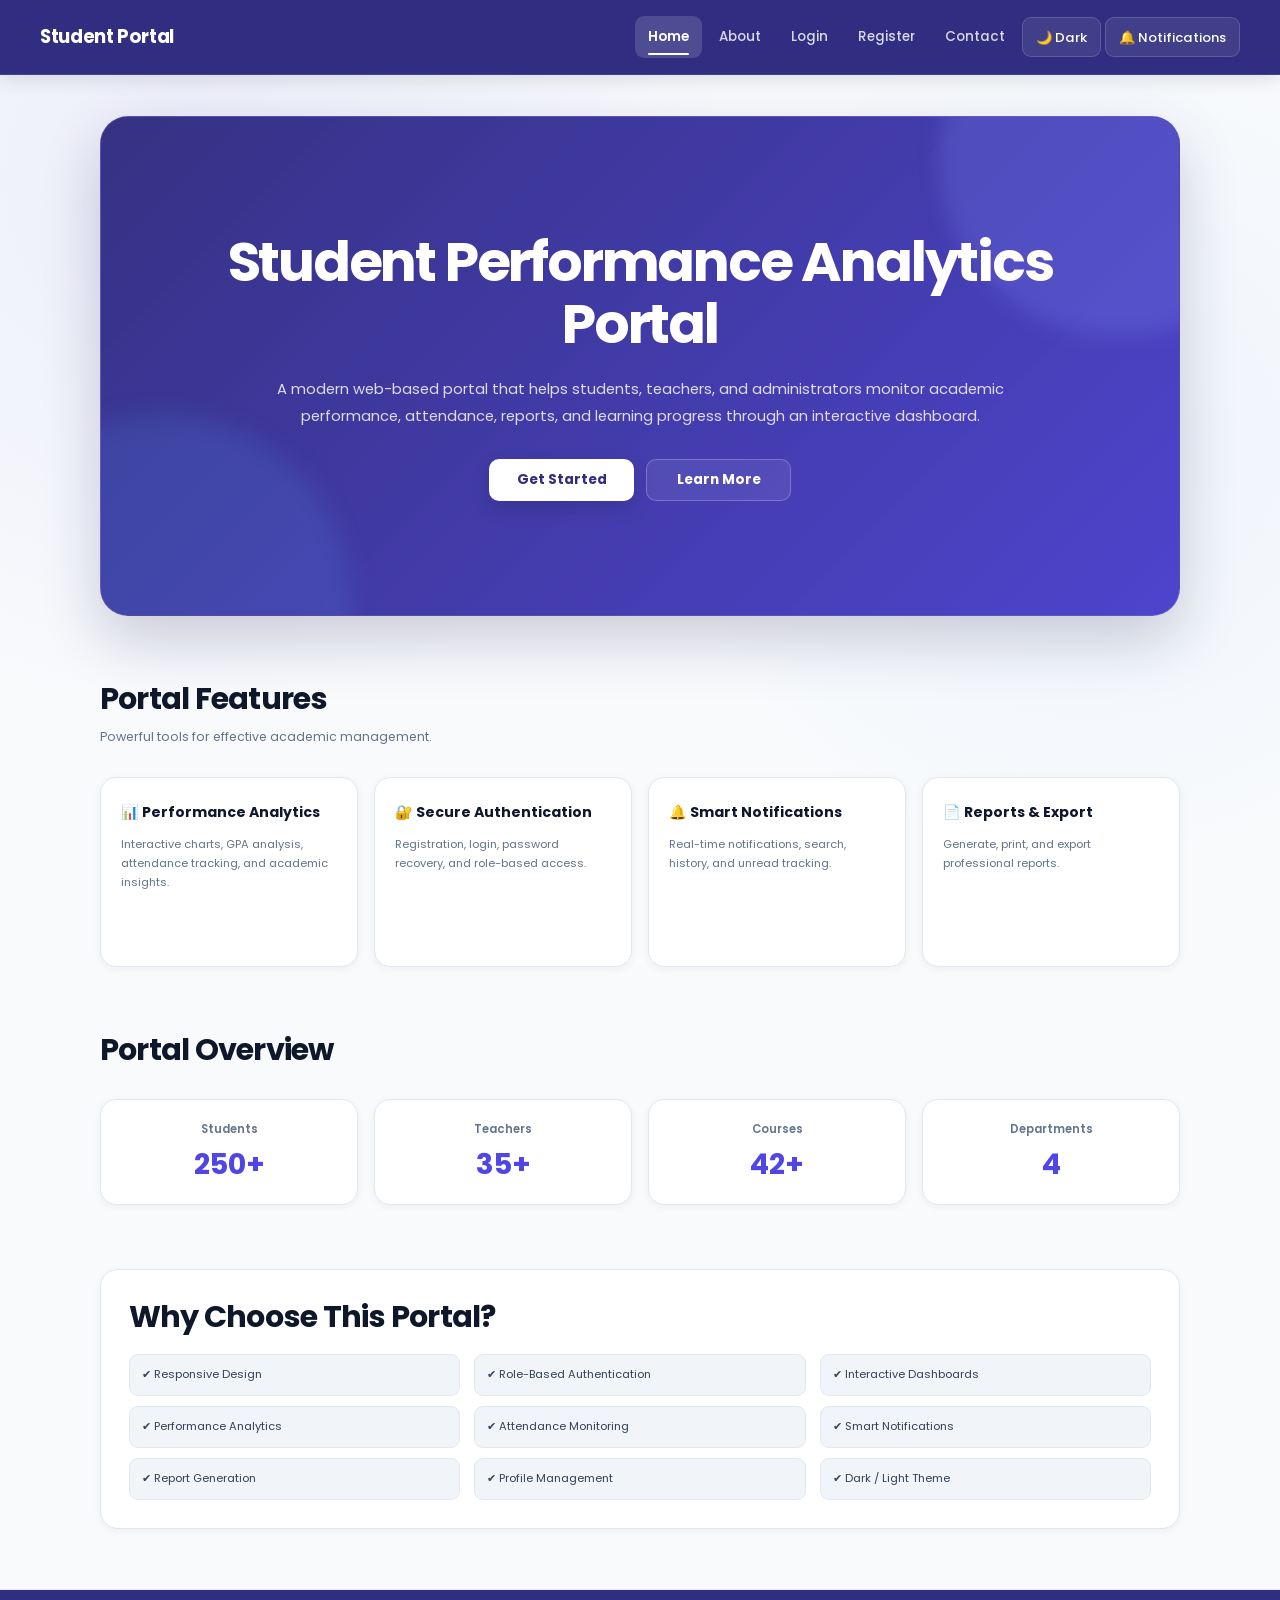
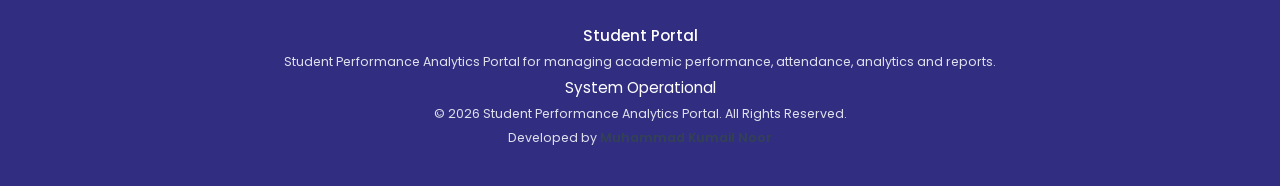
<file: index.html>
<!DOCTYPE html>
<html lang="en">

<head>

    <!-- Character Encoding -->
    <meta charset="UTF-8">

    <!-- Responsive Design -->
    <meta name="viewport" content="width=device-width, initial-scale=1.0">

    <!-- SEO -->
    <meta name="description"
        content="Student Performance Analytics Portal for managing student performance, attendance, reports, dashboards, and academic insights.">

    <meta name="keywords" content="Student Portal, Analytics, Dashboard, Attendance, GPA, Reports, Education">

    <meta name="author" content="Muhammad Kumail Noor">

    <!-- Browser Theme -->
    <meta name="theme-color" content="#312e81">

    <!-- Title -->
    <title>Student Performance Analytics Portal</title>

    <!-- Favicon -->
    <link rel="icon" type="image/png" href="assets/favicon.png">

    <!-- Google Font -->
    <link rel="preconnect" href="https://fonts.googleapis.com">

    <link rel="preconnect" href="https://fonts.gstatic.com" crossorigin>

    <link href="https://fonts.googleapis.com/css2?family=Poppins:wght@300;400;500;600;700&display=swap"
        rel="stylesheet">

    <!-- Main Stylesheet -->
    <link rel="stylesheet" href="css/style.css">

    <!-- Home Page Stylesheet -->

    <link rel="stylesheet" href="css/index.css">

</head>

<body>

    <a href="#main-content" class="skip-link">
        Skip to Main Content
    </a>

    <div id="pageLoader" class="page-loader" role="status" aria-live="polite">

        <div class="loader-spinner"></div>

        <p>Loading Portal...</p>

    </div>






    <!-- ==================== HEADER ==================== -->

    <header class="site-header">

        <nav class="navbar">

            <a href="index.html" class="logo" aria-label="Student Performance Analytics Portal Home">

                Student Portal

            </a>

            <button id="menuBtn" class="menu-btn" type="button" aria-label="Toggle navigation" aria-expanded="false">

                ☰

            </button>

            <ul id="navLinks" class="nav-links" aria-label="Primary Navigation">

                <li><a href="index.html" class="active">Home</a></li>

                <li><a href="about.html">About</a></li>

                <li><a href="login.html">Login</a></li>

                <li><a href="register.html">Register</a></li>

                <!-- <li><a href="reports.html">Reports</a></li> -->

                <li><a href="contact.html">Contact</a></li>

                <li>

                    <button id="themeToggle" class="theme-btn" type="button" aria-label="Toggle Theme">

                        🌙 Theme

                    </button>

                </li>
                <li>

                    <button id="notificationToggle" class="notification-btn" type="button"
                        aria-label="Open Notifications">

                        🔔 Notifications

                    </button>

                </li>

            </ul>

        </nav>

    </header>
    <main id="main-content">



        <!-- ==================== HERO SECTION ==================== -->

        <section class="hero" id="heroSection" aria-labelledby="heroTitle">
            <h1 id="heroTitle">

                Student Performance Analytics Portal

            </h1>

            <p>

                A modern web-based portal that helps students, teachers, and administrators monitor academic
                performance,
                attendance, reports, and learning progress through an interactive dashboard.

            </p>

            <div class="hero-buttons">

                <a href="login.html" class="btn" aria-label="Login to Student Portal">

                    Get Started

                </a>

                <a href="about.html" class="btn secondary-btn" aria-label="Learn more about the Student Portal">

                    Learn More

                </a>

            </div>

        </section>

        <!-- ==================== FEATURES ==================== -->

        <section id="featuresSection" class="dashboard-header" aria-labelledby="featuresHeading">

            <h2 id="featuresHeading">

                Portal Features

            </h2>

            <p>

                Powerful tools for effective academic management.

            </p>

        </section>

        <section id="featureCards" class="dashboard-cards">

            <article class="card">

                <h3>📊 Performance Analytics</h3>

                <p>

                    Interactive charts, GPA analysis,
                    attendance tracking, and academic insights.

                </p>

            </article>

            <article class="card">

                <h3>🔐 Secure Authentication</h3>

                <p>

                    Registration, login,
                    password recovery,
                    and role-based access.

                </p>

            </article>

            <article class="card">

                <h3>🔔 Smart Notifications</h3>

                <p>

                    Real-time notifications,
                    search,
                    history,
                    and unread tracking.

                </p>

            </article>

            <article class="card">

                <h3>📄 Reports & Export</h3>

                <p>

                    Generate,
                    print,
                    and export professional reports.

                </p>

            </article>

        </section>

        <section id="overviewSection" class="dashboard-header">

            <h2 id="overviewHeading">
                Portal Overview

            </h2>

        </section>

        <section id="overviewCards" class="dashboard-cards" aria-labelledby="overviewHeading">

            <article class="card">

                <h3>

                    Students

                </h3>

                <h2 id="homeStudents">

                    250+

                </h2>

            </article>

            <article class="card">

                <h3>

                    Teachers

                </h3>

                <h2 id="homeTeachers">

                    35+

                </h2>

            </article>

            <article class="card">

                <h3>

                    Courses

                </h3>

                <h2 id="homeCourses">

                    42+

                </h2>

            </article>

            <article class="card">

                <h3>

                    Departments

                </h3>

                <h2 id="homeDepartments">

                    4

                </h2>

            </article>

        </section>



        <!-- ==================== WHY CHOOSE US ==================== -->

        <section id="whySection" class="activity-section" aria-labelledby="whyHeading">

            <h2 id="whyHeading">

                Why Choose This Portal?

            </h2>

            <ul class="activity-list">

                <li>✔ Responsive Design</li>

                <li>✔ Role-Based Authentication</li>

                <li>✔ Interactive Dashboards</li>

                <li>✔ Performance Analytics</li>

                <li>✔ Attendance Monitoring</li>

                <li>✔ Smart Notifications</li>

                <li>✔ Report Generation</li>

                <li>✔ Profile Management</li>

                <li>✔ Dark / Light Theme</li>

            </ul>

        </section>
        <aside id="notificationPanel" class="notification-panel" aria-hidden="true">


            <div class="notification-header">

                <h3>

                    Notifications

                </h3>

                <button id="closeNotifications" type="button" aria-label="Close Notifications">

                    ✖

                </button>

            </div>

            <input type="search" id="notificationSearch" name="notificationSearch" class="notification-search"
                placeholder="Search notifications..." autocomplete="off" aria-label="Search Notifications">

            <div id="notificationList" aria-live="polite">

            </div>

        </aside>

    </main>

    <!-- ==================== FOOTER ==================== -->

    <!-- ==================== PROFESSIONAL FOOTER ==================== -->

    <footer class="site-footer" role="contentinfo">

        <div class="footer-container">

            <!-- Brand -->
            <div class="footer-brand">

                <a href="index.html" class="footer-logo">
                    Student Portal
                </a>

                <p class="footer-description">
                    Student Performance Analytics Portal for managing
                    academic performance, attendance, analytics and reports.
                </p>

            </div>


            <!-- Quick Access -->
            <!-- <nav class="footer-navigation" aria-label="Footer Navigation">

                <h3>
                    Quick Access
                </h3>

                <div class="footer-links">

                    <a href="dashboard.html">
                        Dashboard
                    </a>

                    <a href="reports.html">
                        Reports
                    </a>

                    <a href="profile.html">
                        Profile
                    </a>

                    <a href="contact.html">
                        Contact
                    </a>

                </div>

            </nav> -->

        </div>


        <!-- Footer Bottom -->

        <div class="footer-bottom">

            <div class="footer-status">

                <span class="status-indicator" aria-hidden="true"></span>

                <span>
                    System Operational
                </span>

            </div>


            <p class="footer-copyright">

                © <span id="currentYear"></span>
                Student Performance Analytics Portal.
                All Rights Reserved.

            </p>


            <p class="footer-developer">

                Developed by
                <strong>Muhammad Kumail Noor</strong>

            </p>

        </div>

    </footer>


    <button id="scrollTopBtn" class="scroll-top-btn" type="button" aria-label="Scroll to Top">

        ↑

    </button>

    <!-- ==================== Core JavaScript Files ==================== -->

    <script src="js/theme.js"></script>

    <script src="js/storage.js"></script>

    <script src="js/script.js"></script>

    <script src="js/auth.js"></script>

    <script src="js/notifications.js"></script>





</body>

</html>
</file>
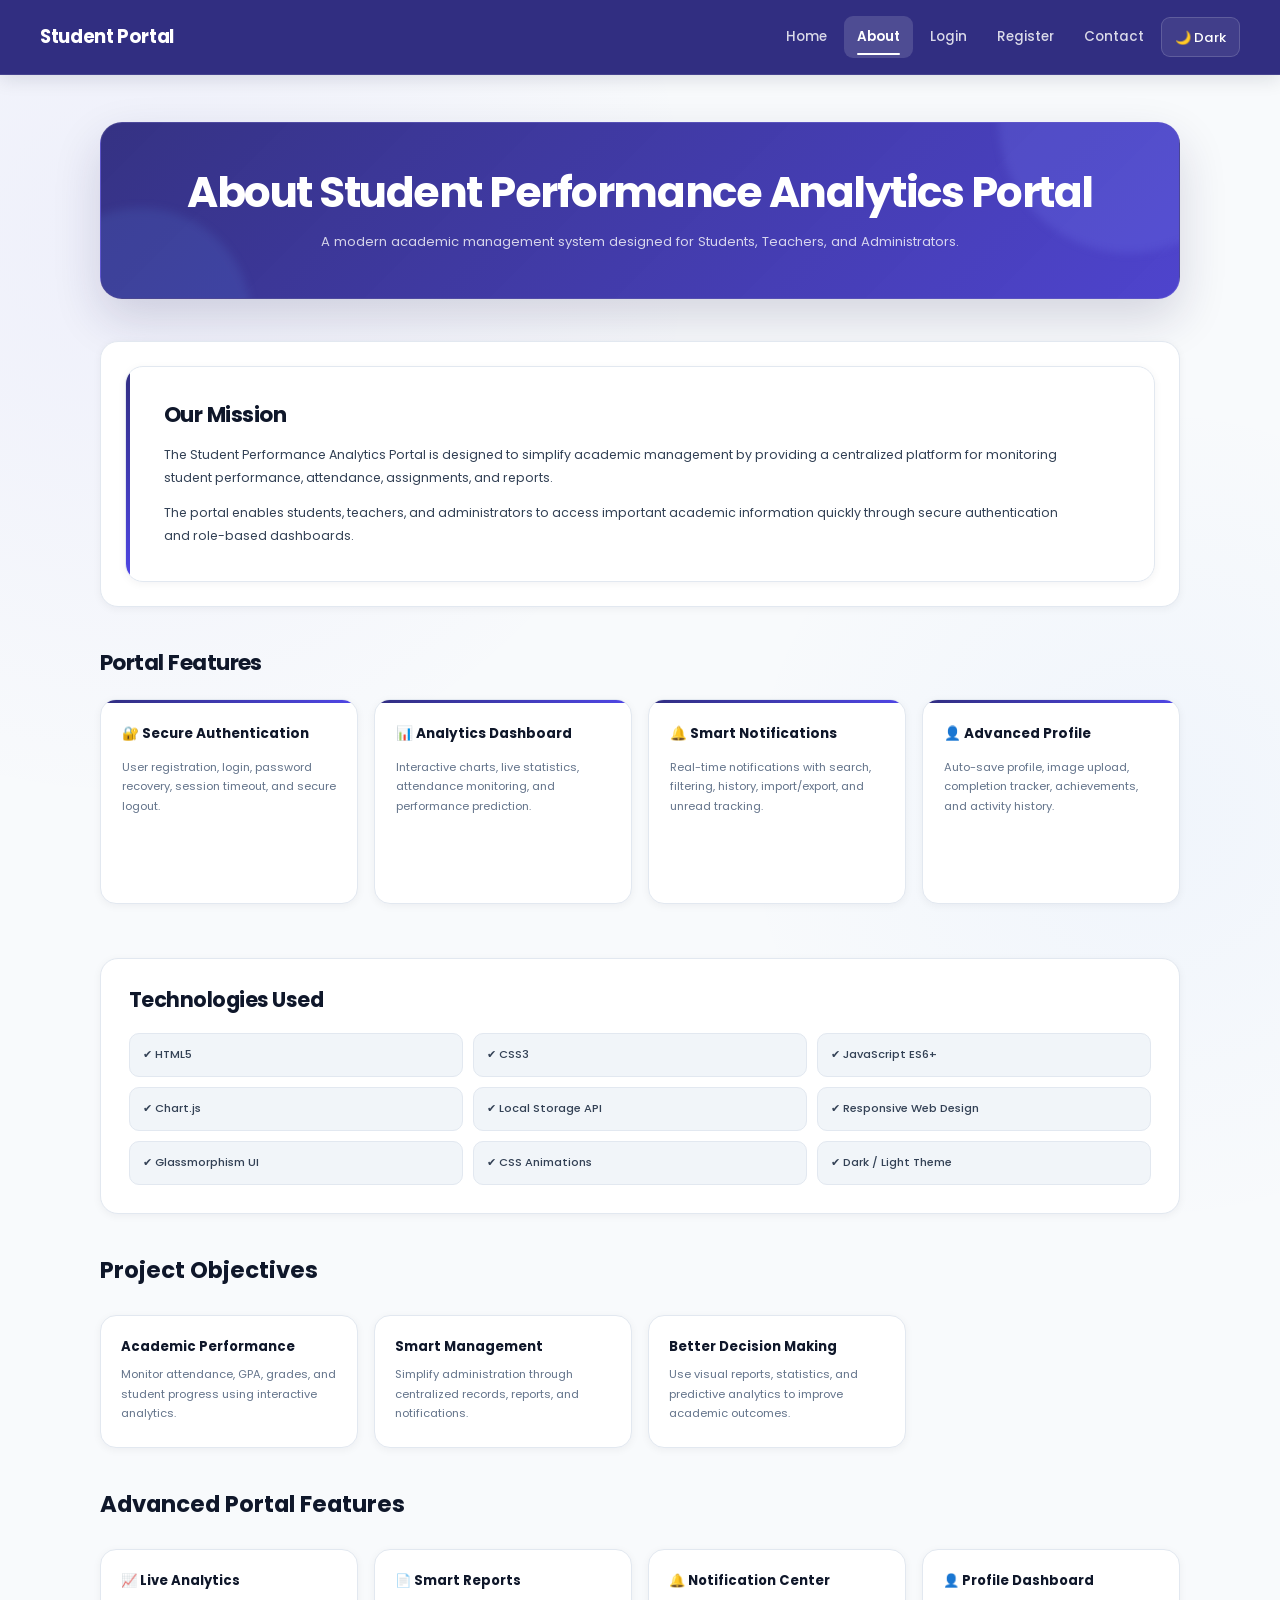
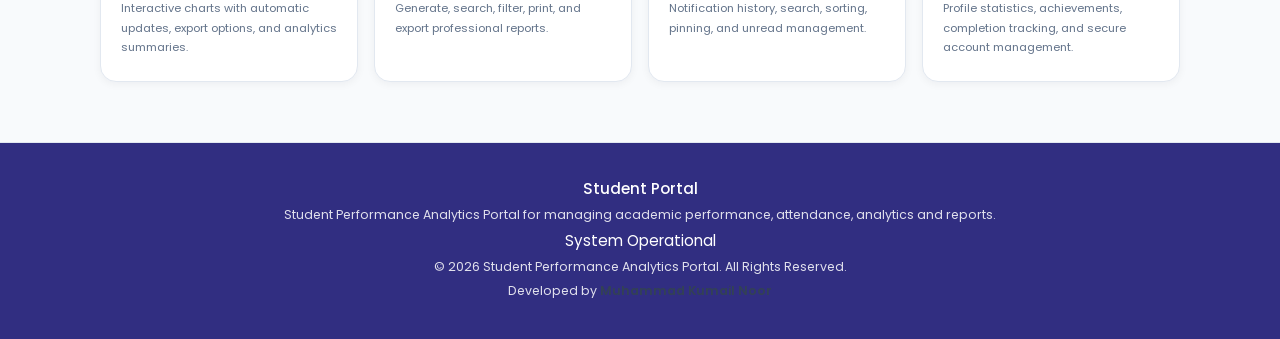
<file: about.html>
<!DOCTYPE html>
<html lang="en">

<head>

    <!-- Character Encoding -->
    <meta charset="UTF-8">

    <!-- Responsive -->
    <meta name="viewport" content="width=device-width, initial-scale=1.0">

    <!-- SEO -->
    <meta name="description"
        content="Learn about the Student Performance Analytics Portal, its objectives, technologies, and academic management features.">

    <meta name="keywords" content="Student Portal, About, Education, Analytics, Dashboard">

    <meta name="author" content="Muhammad Kumail Noor">

    <meta name="theme-color" content="#312e81">

    <title>About | Student Performance Analytics Portal</title>

    <link rel="icon" type="image/png" href="assets/favicon.png">

    <link rel="preconnect" href="https://fonts.googleapis.com">

    <link rel="preconnect" href="https://fonts.gstatic.com" crossorigin>

    <link href="https://fonts.googleapis.com/css2?family=Poppins:wght@300;400;500;600;700&display=swap"
        rel="stylesheet">

    <link rel="stylesheet" href="css/style.css">
    <link rel="stylesheet" href="css/about.css">

</head>

<body class="about-page">

    <a href="#main-content" class="skip-link">
        Skip to Main Content
    </a>

    <div id="pageLoader" class="page-loader">

        <div class="loader-spinner"></div>

        <p>Loading Portal...</p>

    </div>

    <!-- ==================== HEADER ==================== -->

    <header class="site-header">

        <nav class="navbar">

            <a href="index.html" class="logo" aria-label="Student Performance Analytics Portal Home">

                Student Portal

            </a>

            <button id="menuBtn" class="menu-btn" type="button" aria-label="Toggle Navigation" aria-expanded="false">

                ☰

            </button>

            <ul id="navLinks" class="nav-links" aria-label="Primary Navigation">

                <li><a href="index.html">Home</a></li>

                <li><a href="about.html" class="active">About</a></li>

                <li><a href="login.html">Login</a></li>

                <li><a href="register.html">Register</a></li>

                <!-- <li><a href="reports.html">Reports</a></li> -->

                <li><a href="contact.html">Contact</a></li>

                <li>

                    <button id="themeToggle" class="theme-btn" type="button" aria-label="Toggle Theme">

                        🌙 Theme

                    </button>

                </li>

            </ul>

        </nav>

    </header>


    <main id="main-content">

        <!-- ==================== PAGE HEADER ==================== -->

        <section id="pageHeader" class="dashboard-header" aria-labelledby="pageTitle">

            <h1 id="pageTitle">
                About Student Performance Analytics Portal
            </h1>

            <p>

                A modern academic management system designed for Students, Teachers, and Administrators.

            </p>

        </section>

        <!-- ==================== ABOUT SECTION ==================== -->

        <section id="mission" class="profile-section" aria-labelledby="missionTitle">

            <div class="profile-card">

                <div class="profile-info">

                    <h2 id="missionTitle" class="section-title">

                        Our Mission

                    </h2>

                    <p>

                        The Student Performance Analytics Portal is designed to simplify academic management by
                        providing a
                        centralized platform for monitoring student performance, attendance, assignments, and reports.

                    </p>

                    <p>

                        The portal enables students, teachers, and administrators to access important academic
                        information
                        quickly through secure authentication and role-based dashboards.

                    </p>

                </div>

            </div>

        </section>

        <!-- ==================== FEATURES ==================== -->

        <section id="features" class="dashboard-cards" aria-labelledby="featuresTitle">
            <h2 id="featuresTitle" class="visually-hidden">

                Portal Features

            </h2>

            <article class="card">

                <h3>🔐 Secure Authentication</h3>

                <p>
                    User registration, login, password recovery,
                    session timeout, and secure logout.
                </p>

            </article>

            <article class="card">

                <h3>📊 Analytics Dashboard</h3>

                <p>
                    Interactive charts, live statistics,
                    attendance monitoring, and performance prediction.
                </p>

            </article>

            <article class="card">

                <h3>🔔 Smart Notifications</h3>

                <p>
                    Real-time notifications with search,
                    filtering, history, import/export,
                    and unread tracking.
                </p>

            </article>

            <article class="card">

                <h3>👤 Advanced Profile</h3>

                <p>
                    Auto-save profile, image upload,
                    completion tracker,
                    achievements, and activity history.
                </p>

            </article>

        </section>

        <!-- ==================== TECHNOLOGIES ==================== -->

        <section id="technologies" class="activity-section" aria-labelledby="technologyTitle">

            <h2 id="technologyTitle">

                Technologies Used

            </h2>

            <ul class="activity-list">

                <li>✔ HTML5</li>

                <li>✔ CSS3</li>

                <li>✔ JavaScript ES6+</li>

                <li>✔ Chart.js</li>

                <li>✔ Local Storage API</li>

                <li>✔ Responsive Web Design</li>

                <li>✔ Glassmorphism UI</li>

                <li>✔ CSS Animations</li>

                <li>✔ Dark / Light Theme</li>

            </ul>

        </section>

        <!-- ==================== PROJECT OBJECTIVES ==================== -->

        <section id="objectivesHeader" class="dashboard-header" aria-labelledby="objectivesTitle">

            <h2 id="objectivesTitle">

                Project Objectives

            </h2>

        </section>

        <section id="objectives" class="dashboard-cards" aria-labelledby="objectivesTitle">

            <article class="card">

                <h3>

                    Academic Performance

                </h3>

                <p>

                    Monitor attendance,
                    GPA,
                    grades,
                    and student progress
                    using interactive analytics.

                </p>

            </article>

            <article class="card">

                <h3>

                    Smart Management

                </h3>

                <p>

                    Simplify administration through
                    centralized records,
                    reports,
                    and notifications.

                </p>

            </article>

            <article class="card">

                <h3>

                    Better Decision Making

                </h3>

                <p>

                    Use visual reports,
                    statistics,
                    and predictive analytics
                    to improve academic outcomes.

                </p>

            </article>


        </section>

        <section id="advancedFeaturesHeader" class="dashboard-header" aria-labelledby="week6Title">

            <h2 id="week6Title">
                Advanced Portal Features
            </h2>

        </section>

        <section id="advancedFeatures" class="dashboard-cards" aria-labelledby="week6Title">

            <article class="card">

                <h3>📈 Live Analytics</h3>

                <p>

                    Interactive charts with automatic updates,
                    export options, and analytics summaries.

                </p>
            </article>

            <article class="card">

                <h3>📄 Smart Reports</h3>

                <p>

                    Generate, search, filter,
                    print, and export professional reports.

                </p>

            </article>

            <article class="card">

                <h3>🔔 Notification Center</h3>

                <p>

                    Notification history,
                    search,
                    sorting,
                    pinning,
                    and unread management.

                </p>

            </article>

            <article class="card">

                <h3>👤 Profile Dashboard</h3>

                <p>

                    Profile statistics,
                    achievements,
                    completion tracking,
                    and secure account management.

                </p>

            </article>

        </section>

    </main>

    <!-- ==================== FOOTER ==================== -->

    <!-- ==================== PROFESSIONAL FOOTER ==================== -->

    <footer class="site-footer" role="contentinfo">

        <div class="footer-container">

            <!-- Brand -->
            <div class="footer-brand">

                <a href="index.html" class="footer-logo">
                    Student Portal
                </a>

                <p class="footer-description">
                    Student Performance Analytics Portal for managing
                    academic performance, attendance, analytics and reports.
                </p>

            </div>


            <!-- Quick Access -->
            <!-- <nav class="footer-navigation" aria-label="Footer Navigation">

                <h3>
                    Quick Access
                </h3>

                <div class="footer-links">

                    <a href="dashboard.html">
                        Dashboard
                    </a>

                    <a href="reports.html">
                        Reports
                    </a>

                    <a href="profile.html">
                        Profile
                    </a>

                    <a href="contact.html">
                        Contact
                    </a>

                </div>

            </nav> -->

        </div>


        <!-- Footer Bottom -->

        <div class="footer-bottom">

            <div class="footer-status">

                <span class="status-indicator" aria-hidden="true"></span>

                <span>
                    System Operational
                </span>

            </div>


            <p class="footer-copyright">

                © <span id="currentYear"></span>
                Student Performance Analytics Portal.
                All Rights Reserved.

            </p>


            <p class="footer-developer">

                Developed by
                <strong>Muhammad Kumail Noor</strong>

            </p>

        </div>

    </footer>
    <button id="scrollTopBtn" class="scroll-top-btn" type="button" aria-label="Scroll to Top">

        ↑

    </button>

    <!-- ==================== Core JavaScript Files ==================== -->

    <script src="js/theme.js"></script>

    <script src="js/storage.js"></script>

    <script src="js/script.js"></script>

    <script src="js/notifications.js"></script>

</body>

</html>
</file>
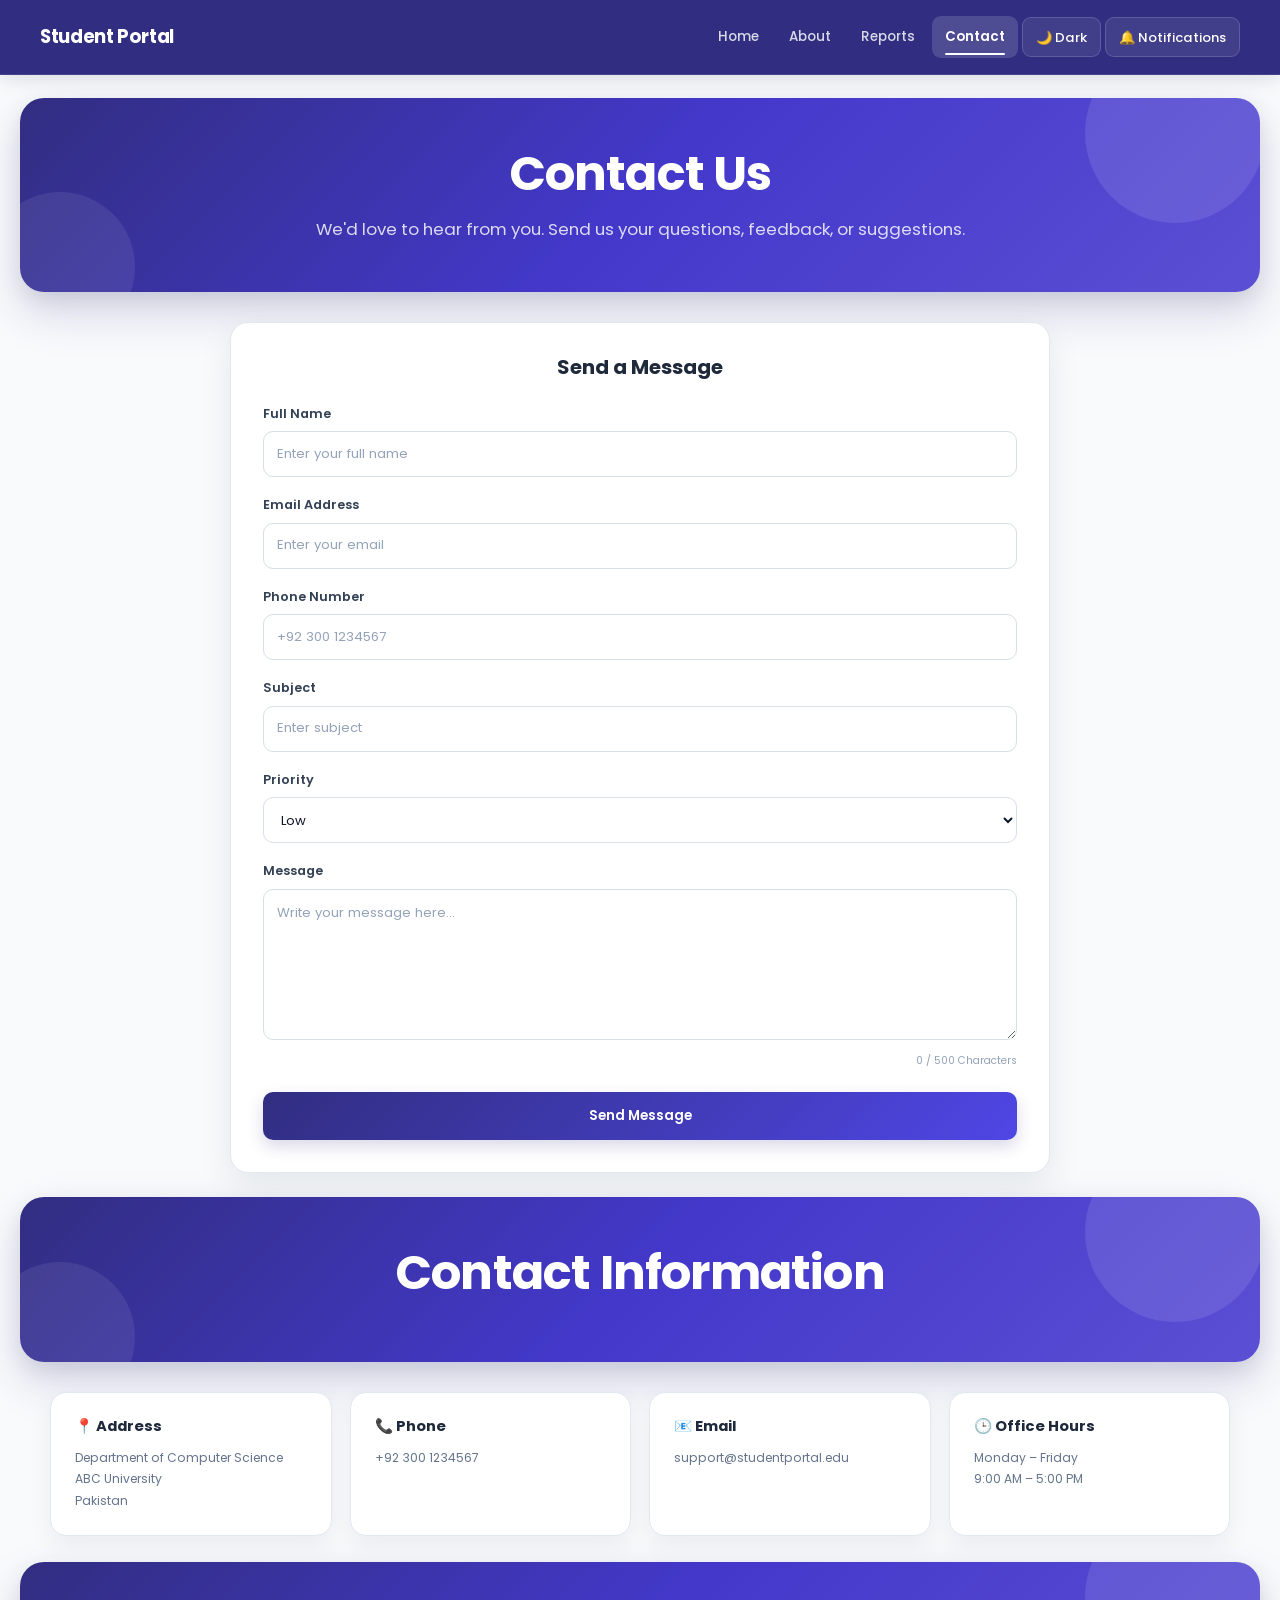
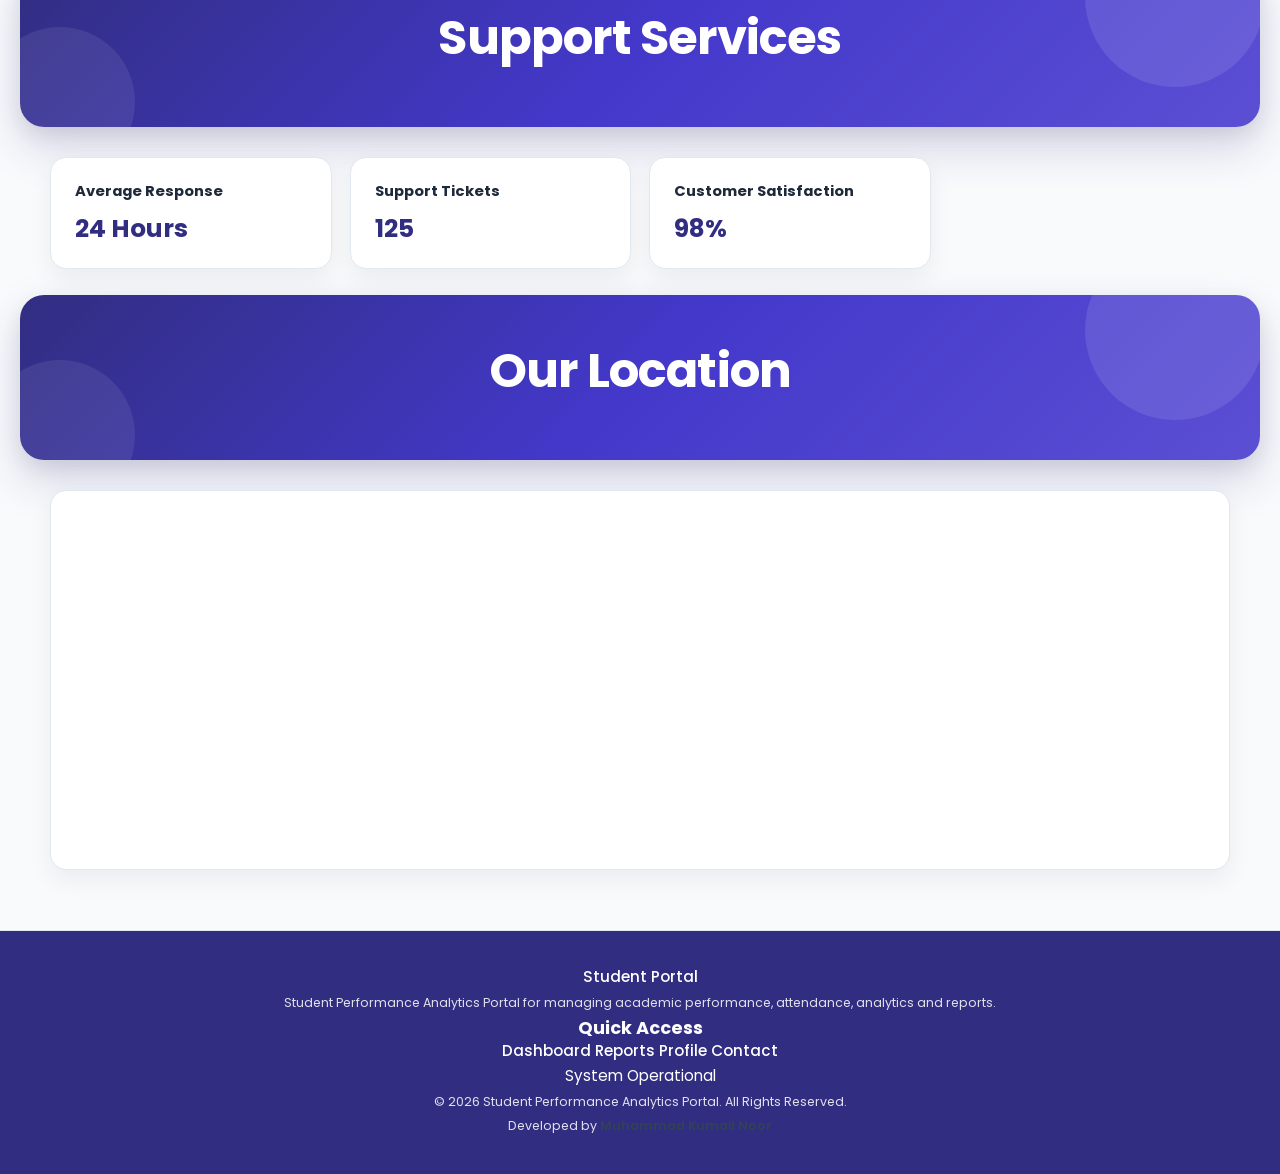
<file: contact.html>
<!DOCTYPE html>
<html lang="en">

<head>

    <!-- Character Encoding -->
    <meta charset="UTF-8">

    <!-- Responsive Design -->
    <meta name="viewport" content="width=device-width, initial-scale=1.0">

    <!-- SEO -->
    <meta name="description"
        content="Contact the Student Performance Analytics Portal team for support, questions, feedback, and technical assistance.">

    <meta name="keywords"
        content="Contact, Student Portal, Support, Feedback, Help Desk, Student Performance Analytics Portal">

    <meta name="author" content="Muhammad Kumail Noor">

    <!-- Browser Theme -->
    <meta name="theme-color" content="#312e81">

    <!-- Title -->
    <title>
        Contact | Student Performance Analytics Portal
    </title>

    <!-- Favicon -->
    <link rel="icon" type="image/png" href="assets/favicon.png">

    <!-- Google Fonts -->
    <link rel="preconnect" href="https://fonts.googleapis.com">

    <link rel="preconnect" href="https://fonts.gstatic.com" crossorigin>

    <link href="https://fonts.googleapis.com/css2?family=Poppins:wght@300;400;500;600;700&display=swap"
        rel="stylesheet">

    <!-- Main Stylesheet -->
    <link rel="stylesheet" href="css/style.css">

    <link rel="stylesheet" href="css/contact.css">

</head>

<body>

    <a href="#main-content" class="skip-link">
        Skip to Main Content
    </a>
    <div id="pageLoader" class="page-loader">

        <div class="loader-spinner"></div>

        <p>Loading...</p>

    </div>

    <!-- ==================== HEADER ==================== -->

    <header class="site-header" role="banner">

        <nav class="navbar" role="navigation">

            <a href="index.html" class="logo" aria-label="Student Performance Analytics Portal">

                Student Portal

            </a>

            <button id="menuBtn" class="menu-btn" type="button" aria-label="Toggle Navigation" aria-expanded="false">

                ☰

            </button>

            <ul id="navLinks" class="nav-links" aria-label="Main Navigation">

                <li><a href="index.html">Home</a></li>

                <li><a href="about.html">About</a></li>

                <!-- <li><a href="login.html">Login</a></li> -->

                <!-- <li><a href="register.html">Register</a></li> -->

                <li><a href="reports.html">Reports</a></li>

                <li><a href="contact.html" class="active">Contact</a></li>

                <li>

                    <button id="themeToggle" class="theme-btn" type="button" aria-label="Toggle Theme">

                        🌙 Theme

                    </button>

                </li>
                <li>

                    <button id="notificationToggle" class="notification-btn" type="button"
                        aria-label="Open Notifications">

                        🔔 Notifications

                    </button>

                </li>

            </ul>

        </nav>

    </header>

    <main id="main-content">


        <!-- ==================== PAGE HEADER ==================== -->

        <section class="dashboard-header">

            <h1>

                Contact Us

            </h1>

            <p>

                We'd love to hear from you. Send us your questions, feedback, or suggestions.

            </p>

        </section>

        <!-- ==================== CONTACT FORM ==================== -->

        <section id="contactSection" class="form-container">

            <div class="form-box">

                <h2>

                    Send a Message

                </h2>

                <form id="contactForm" autocomplete="on" novalidate>

                    <div class="input-group">

                        <label for="contactName">

                            Full Name

                        </label>
                        <input type="text" id="contactName" name="contactName" autocomplete="name"
                            placeholder="Enter your full name" required>
                    </div>

                    <div class="input-group">

                        <label for="contactEmail">

                            Email Address

                        </label>

                        <input type="email" id="contactEmail" name="contactEmail" autocomplete="email"
                            placeholder="Enter your email" required>

                    </div>
                    <div class="input-group">

                        <label for="contactPhone">

                            Phone Number

                        </label>

                        <input type="tel" id="contactPhone" name="contactPhone" autocomplete="tel"
                            placeholder="+92 300 1234567">
                    </div>

                    <div class="input-group">

                        <label for="contactSubject">

                            Subject

                        </label>

                        <input type="text" id="contactSubject" name="contactSubject" placeholder="Enter subject"
                            required>
                    </div>
                    <div class="input-group">

                        <label for="contactPriority">

                            Priority

                        </label>

                        <select id="contactPriority" name="contactPriority">
                            <option>Low</option>

                            <option>Medium</option>

                            <option>High</option>

                        </select>

                    </div>

                    <div class="input-group">

                        <label for="contactMessage">

                            Message

                        </label>

                        <textarea id="contactMessage" name="contactMessage" rows="6" maxlength="500"
                            placeholder="Write your message here..." required></textarea>

                        <small id="messageCounter">
                            0 / 500 Characters
                        </small>

                    </div>

                    <button type="submit" class="btn" id="sendMessageBtn">
                        Send Message

                    </button>

                </form>

            </div>

        </section>

        <!-- ==================== CONTACT INFO ==================== -->

        <section class="dashboard-header">

            <h2>

                Contact Information

            </h2>

        </section>

        <section class="dashboard-cards">

            <div class="card">

                <h3>📍 Address</h3>

                <p>

                    Department of Computer Science<br>
                    ABC University<br>
                    Pakistan

                </p>

            </div>

            <div class="card">

                <h3>📞 Phone</h3>

                <p>

                    +92 300 1234567

                </p>

            </div>

            <div class="card">

                <h3>📧 Email</h3>

                <p>

                    support@studentportal.edu

                </p>

            </div>

            <div class="card">

                <h3>🕒 Office Hours</h3>

                <p>

                    Monday – Friday<br>

                    9:00 AM – 5:00 PM

                </p>

            </div>

        </section>
        <section class="dashboard-header">

            <h2>

                Support Services

            </h2>

        </section>

        <section class="dashboard-cards">

            <div class="card">

                <h3>

                    Average Response

                </h3>

                <h2>

                    24 Hours

                </h2>

            </div>

            <div class="card">

                <h3>

                    Support Tickets

                </h3>

                <h2 id="ticketCount">

                    125

                </h2>

            </div>

            <div class="card">

                <h3>

                    Customer Satisfaction

                </h3>

                <h2>

                    98%

                </h2>

            </div>

        </section>

        <!-- ==================== GOOGLE MAP PLACEHOLDER ==================== -->

        <section class="dashboard-header">

            <h2>

                Our Location

            </h2>

        </section>

        <section class="dashboard-cards">

            <div class="card">

                <iframe title="Student Portal Location"
                    src="https://www.google.com/maps?q=Islamabad,Pakistan&output=embed" width="100%" height="350"
                    style="border:0;border-radius:10px;" loading="lazy">

                </iframe>

            </div>

        </section>

    </main>
    <aside id="notificationPanel" class="notification-panel" aria-labelledby="notificationHeading">

        <div class="notification-header">

            <h3 id="notificationHeading">

                Notifications

            </h3>

            <button id="closeNotifications" type="button" aria-label="Close Notifications">

                ✖

            </button>

        </div>

        <input type="search" id="notificationSearch" class="notification-search" autocomplete="off"
            aria-label="Search Notifications" placeholder="Search notifications...">

        <div id="notificationList">

        </div>

    </aside>

    <!-- ==================== FOOTER ==================== -->

    <!-- ==================== PROFESSIONAL FOOTER ==================== -->

    <footer class="site-footer" role="contentinfo">

        <div class="footer-container">

            <!-- Brand -->
            <div class="footer-brand">

                <a href="index.html" class="footer-logo">
                    Student Portal
                </a>

                <p class="footer-description">
                    Student Performance Analytics Portal for managing
                    academic performance, attendance, analytics and reports.
                </p>

            </div>


            <!-- Quick Access -->
            <nav class="footer-navigation" aria-label="Footer Navigation">

                <h3>
                    Quick Access
                </h3>

                <div class="footer-links">

                    <a href="dashboard.html">
                        Dashboard
                    </a>

                    <a href="reports.html">
                        Reports
                    </a>

                    <a href="profile.html">
                        Profile
                    </a>

                    <a href="contact.html">
                        Contact
                    </a>

                </div>

            </nav>

        </div>


        <!-- Footer Bottom -->

        <div class="footer-bottom">

            <div class="footer-status">

                <span class="status-indicator" aria-hidden="true"></span>

                <span>
                    System Operational
                </span>

            </div>


            <p class="footer-copyright">

                © <span id="currentYear"></span>
                Student Performance Analytics Portal.
                All Rights Reserved.

            </p>


            <p class="footer-developer">

                Developed by
                <strong>Muhammad Kumail Noor</strong>

            </p>

        </div>

    </footer>

    <!-- ==================== Core JavaScript Files ==================== -->

    <script src="js/theme.js"></script>

    <script src="js/storage.js"></script>

    <script src="js/script.js"></script>

    <script src="js/notifications.js"></script>

</body>

</html>
</file>
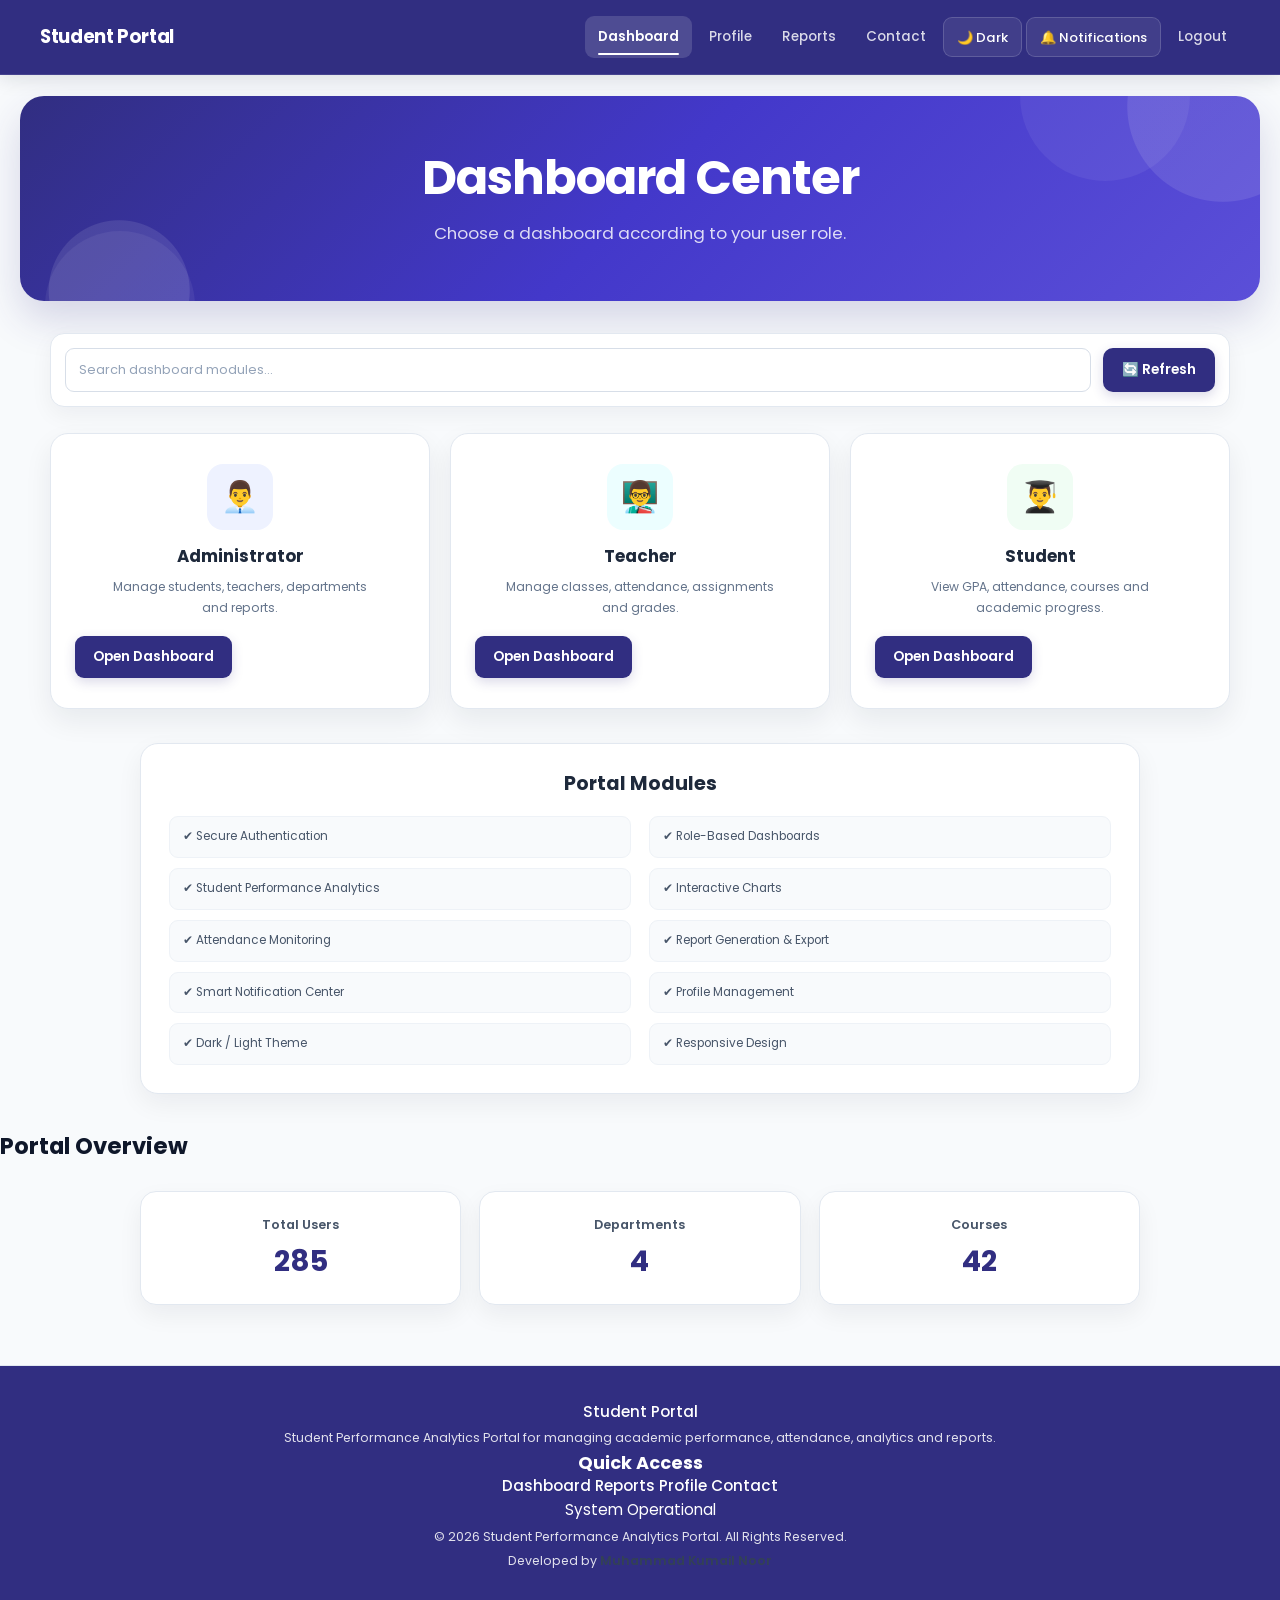
<file: dashboard.html>
<!DOCTYPE html>
<html lang="en">

<head>

    <!-- Character Encoding -->
    <meta charset="UTF-8">

    <!-- Responsive Design -->
    <meta name="viewport" content="width=device-width, initial-scale=1.0">

    <!-- SEO -->
    <meta name="description"
        content="Dashboard of the Student Performance Analytics Portal for accessing administrator, teacher, and student dashboards with analytics and reports.">

    <meta name="keywords" content="Dashboard, Student Portal, Analytics, Reports, Attendance, Education">

    <meta name="author" content="Muhammad Kumail Noor">

    <!-- Browser Theme -->
    <meta name="theme-color" content="#312e81">

    <!-- Title -->
    <title>
        Dashboard | Student Performance Analytics Portal
    </title>

    <!-- Favicon -->
    <link rel="icon" type="image/png" href="assets/favicon.png">

    <!-- Google Fonts -->
    <link rel="preconnect" href="https://fonts.googleapis.com">

    <link rel="preconnect" href="https://fonts.gstatic.com" crossorigin>

    <link href="https://fonts.googleapis.com/css2?family=Poppins:wght@300;400;500;600;700&display=swap"
        rel="stylesheet">

    <!-- Main Stylesheet -->
    <link rel="stylesheet" href="css/style.css">

    <!-- Dashboard Page Stylesheet -->
    <link rel="stylesheet" href="css/dashboard.css">

</head>

<body>


    <a href="#main-content" class="skip-link">
        Skip to Main Content
    </a>

    <div id="pageLoader" class="page-loader">

        <div class="loader-spinner"></div>

        <p>Loading Dashboard...</p>

    </div>

    <!-- ==================== HEADER ==================== -->

    <header class="site-header">

        <nav class="navbar">

            <a href="dashboard.html" class="logo" aria-label="Student Performance Analytics Portal Dashboard">

                Student Portal

            </a>

            <button id="menuBtn" class="menu-btn" type="button" aria-label="Toggle Navigation" aria-expanded="false">

                ☰

            </button>

            <ul id="navLinks" class="nav-links" aria-label="Dashboard Navigation">

                <li><a href="dashboard.html" class="active">Dashboard</a></li>

                <li><a href="profile.html">Profile</a></li>

                <li><a href="reports.html">Reports</a></li>

                <li><a href="contact.html">Contact</a></li>

                <li>

                    <button id="themeToggle" class="theme-btn" type="button" aria-label="Toggle Theme">

                        🌙 Theme

                    </button>

                </li>

                <li>

                    <button id="notificationToggle" class="notification-btn" type="button"
                        aria-label="Open Notifications">

                        🔔 Notifications

                    </button>

                </li>

                <li>

                    <a id="logoutLink" href="login.html">

                        Logout

                    </a>

                </li>

            </ul>

        </nav>

    </header>

    <main id="main-content">

        <!-- ==================== PAGE HEADER ==================== -->

        <section id="dashboardHeader" class="dashboard-header portal-page-header" aria-labelledby="dashboardTitle">

            <h1 id="dashboardTitle">
                Dashboard Center
            </h1>

            <p>
                Choose a dashboard according to your user role.
            </p>

        </section>


        <section id="dashboardToolbar" class="dashboard-toolbar" aria-label="Dashboard Tools">

            <input type="search" id="dashboardSearch" class="dashboard-search" placeholder="Search dashboard modules..."
                autocomplete="off" aria-label="Search Dashboard Modules">

            <button id="refreshDashboard" class="btn" type="button">

                🔄 Refresh

            </button>

        </section>

        <!-- ==================== DASHBOARD CARDS ==================== -->

        <section class="dashboard-cards" id="dashboardCards">

            <article class="card dashboard-card" data-role="Administrator">

                <h2>👨‍💼</h2>

                <h3>Administrator</h3>

                <p>

                    Manage students, teachers, departments and reports.

                </p>

                <br>

                <a href="admin.html" class="btn">

                    Open Dashboard

                </a>

            </article>

            <article class="card dashboard-card" data-role="Teacher">

                <h2>👨‍🏫</h2>

                <h3>Teacher</h3>

                <p>

                    Manage classes, attendance, assignments and grades.

                </p>

                <br>

                <a href="teacher.html" class="btn">

                    Open Dashboard

                </a>

            </article>

            <article class="card dashboard-card" data-role="Student">

                <h2>👨‍🎓</h2>

                <h3>Student</h3>

                <p>

                    View GPA, attendance, courses and academic progress.

                </p>

                <br>

                <a href="student.html" class="btn">

                    Open Dashboard

                </a>

            </article>

        </section>

        <!-- ==================== PORTAL FEATURES ==================== -->

        <section id="portalModules" class="activity-section" aria-labelledby="modulesTitle">

            <h2 id="modulesTitle">

                Portal Modules

            </h2>

            <ul class="activity-list">

                <li>✔ Secure Authentication</li>

                <li>✔ Role-Based Dashboards</li>

                <li>✔ Student Performance Analytics</li>

                <li>✔ Interactive Charts</li>

                <li>✔ Attendance Monitoring</li>

                <li>✔ Report Generation & Export</li>

                <li>✔ Smart Notification Center</li>

                <li>✔ Profile Management</li>

                <li>✔ Dark / Light Theme</li>

                <li>✔ Responsive Design</li>

            </ul>

        </section>

        <section id="overviewHeader" class="dashboard-header" aria-labelledby="overviewTitle">

            <h2 id="overviewTitle">

                Portal Overview

            </h2>

        </section>

        <section id="overviewCards" class="dashboard-cards" aria-labelledby="overviewTitle">

            <article class="card">

                <h3>Total Users</h3>

                <h2 id="totalUsers">

                    285

                </h2>

            </article>

            <article class="card">

                <h3>Departments</h3>

                <h2 id="departmentCount">

                    4

                </h2>

            </article>

            <article class="card">

                <h3>Courses</h3>

                <h2 id="courseCount">

                    42

                </h2>

            </article>

        </section>

        <!-- ==================== NOTIFICATION PANEL ==================== -->

        <aside id="notificationPanel" class="notification-panel" aria-hidden="true">

            <div class="notification-header">

                <h3>

                    Notifications

                </h3>

                <button id="closeNotifications" type="button" aria-label="Close Notifications">

                    ✖

                </button>

            </div>

            <input type="search" id="notificationSearch" class="notification-search"
                placeholder="Search notifications..." autocomplete="off" aria-label="Search Notifications">

            <div id="notificationList">

            </div>

        </aside>

    </main>

    <!-- ==================== FOOTER ==================== -->

    <!-- ==================== PROFESSIONAL FOOTER ==================== -->

    <footer class="site-footer" role="contentinfo">

        <div class="footer-container">

            <!-- Brand -->
            <div class="footer-brand">

                <a href="index.html" class="footer-logo">
                    Student Portal
                </a>

                <p class="footer-description">
                    Student Performance Analytics Portal for managing
                    academic performance, attendance, analytics and reports.
                </p>

            </div>


            <!-- Quick Access -->
            <nav class="footer-navigation" aria-label="Footer Navigation">

                <h3>
                    Quick Access
                </h3>

                <div class="footer-links">

                    <a href="dashboard.html">
                        Dashboard
                    </a>

                    <a href="reports.html">
                        Reports
                    </a>

                    <a href="profile.html">
                        Profile
                    </a>

                    <a href="contact.html">
                        Contact
                    </a>

                </div>

            </nav>

        </div>


        <!-- Footer Bottom -->

        <div class="footer-bottom">

            <div class="footer-status">

                <span class="status-indicator" aria-hidden="true"></span>

                <span>
                    System Operational
                </span>

            </div>


            <p class="footer-copyright">

                © <span id="currentYear"></span>
                Student Performance Analytics Portal.
                All Rights Reserved.

            </p>


            <p class="footer-developer">

                Developed by
                <strong>Muhammad Kumail Noor</strong>

            </p>

        </div>

    </footer>

    <!-- ==================== Core JavaScript Files ==================== -->

    <script src="js/theme.js"></script>

    <script src="js/storage.js"></script>

    <script src="js/script.js"></script>

    <script src="js/dashboard.js"></script>

    <script src="js/notifications.js"></script>

</body>

</html>
</file>
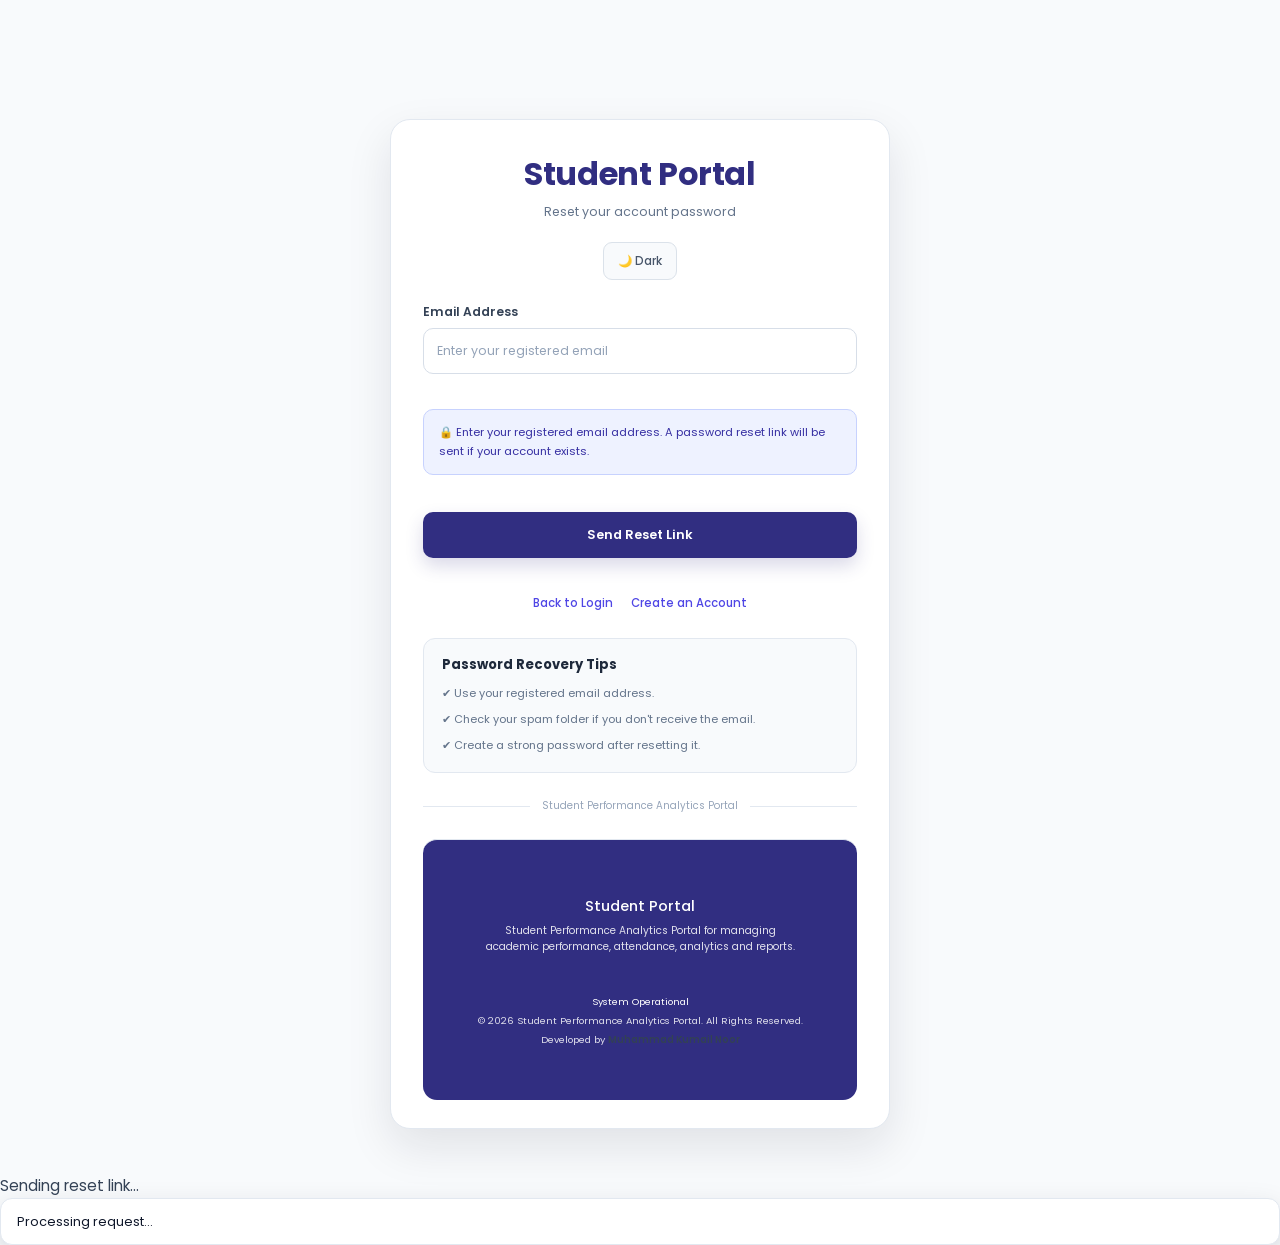
<file: forgot-password.html>
<!DOCTYPE html>
<html lang="en">

<head>

    <!-- Character Encoding -->
    <meta charset="UTF-8">

    <!-- Responsive Design -->
    <meta name="viewport" content="width=device-width, initial-scale=1.0">

    <!-- SEO -->
    <meta name="description"
        content="Reset your Student Performance Analytics Portal password securely using your registered email address.">

    <meta name="keywords"
        content="Forgot Password, Password Reset, Student Portal, Student Performance Analytics Portal">

    <meta name="author" content="Muhammad Kumail Noor">

    <!-- Browser Theme -->
    <meta name="theme-color" content="#312e81">

    <!-- Title -->
    <title>
        Forgot Password | Student Performance Analytics Portal
    </title>

    <!-- Favicon -->
    <link rel="icon" type="image/png" href="assets/favicon.png">

    <!-- Google Fonts -->
    <link rel="preconnect" href="https://fonts.googleapis.com">

    <link rel="preconnect" href="https://fonts.gstatic.com" crossorigin>

    <link href="https://fonts.googleapis.com/css2?family=Poppins:wght@300;400;500;600;700&display=swap"
        rel="stylesheet">

    <!-- Main Stylesheet -->
    <link rel="stylesheet" href="css/style.css">

    <!-- Forgot Password Page Stylesheet -->
    <link rel="stylesheet" href="css/forgot-password.css">

</head>

<body>

    <a href="#main-content" class="skip-link">
        Skip to Main Content
    </a>

    <div id="pageLoader" class="page-loader">

        <div class="loader-spinner"></div>

        <p>Loading Portal...</p>

    </div>

    <main id="main-content">
        <section id="forgotPasswordSection" class="auth-section">

            <div id="forgotPasswordCard" class="auth-card">

                <div id="forgotPasswordLogo" class="auth-logo">

                    <h1>

                        Student Portal

                    </h1>

                    <p>

                        Reset your account password

                    </p>

                </div>
                <button id="themeToggle" class="theme-btn" type="button" aria-label="Toggle Theme">

                    🌙 Theme

                </button>

                <form id="forgotPasswordForm" class="auth-form">

                    <div class="auth-group">

                        <label for="email">

                            Email Address

                        </label>

                        <input type="email" id="email" name="email" autocomplete="email"
                            placeholder="Enter your registered email" required>

                    </div>
                    <div id="forgotPasswordInfo" class="auth-info">

                        <p>

                            🔒 Enter your registered email address.
                            A password reset link will be sent if your account exists.

                        </p>

                    </div>

                    <button id="forgotPasswordSubmit" type="submit" class="auth-btn">

                        Send Reset Link

                    </button>
                    <!-- ==================== LINKS ==================== -->

                    <div id="forgotPasswordLinks" class="auth-links">

                        <a href="login.html">

                            Back to Login

                        </a>

                        <a href="register.html">

                            Create an Account

                        </a>

                    </div>

                </form>
                <section id="forgotPasswordTips" class="auth-tips" aria-labelledby="passwordRecoveryTips">

                    <h2 id="passwordRecoveryTips">
                        Password Recovery Tips
                    </h2>

                    <ul>

                        <li>✔ Use your registered email address.</li>

                        <li>✔ Check your spam folder if you don't receive the email.</li>

                        <li>✔ Create a strong password after resetting it.</li>

                    </ul>

                </section>

                <!-- ==================== DIVIDER ==================== -->

                <div id="forgotPasswordDivider" class="auth-divider">

                    <span>

                        Student Performance Analytics Portal

                    </span>

                </div>

                <!-- ==================== FOOTER ==================== -->

                <!-- ==================== PROFESSIONAL FOOTER ==================== -->

                <footer class="site-footer" role="contentinfo">

                    <div class="footer-container">

                        <!-- Brand -->
                        <div class="footer-brand">

                            <a href="index.html" class="footer-logo">
                                Student Portal
                            </a>

                            <p class="footer-description">
                                Student Performance Analytics Portal for managing
                                academic performance, attendance, analytics and reports.
                            </p>

                        </div>


                        <!-- Quick Access -->
                        <!-- <nav class="footer-navigation" aria-label="Footer Navigation">

                            <h3>
                                Quick Access
                            </h3>

                            <div class="footer-links">

                                <a href="dashboard.html">
                                    Dashboard
                                </a>

                                <a href="reports.html">
                                    Reports
                                </a>

                                <a href="profile.html">
                                    Profile
                                </a>

                                <a href="contact.html">
                                    Contact
                                </a>

                            </div>

                        </nav> -->

                    </div>


                    <!-- Footer Bottom -->

                    <div class="footer-bottom">

                        <div class="footer-status">

                            <span class="status-indicator" aria-hidden="true"></span>

                            <span>
                                System Operational
                            </span>

                        </div>


                        <p class="footer-copyright">

                            © <span id="currentYear"></span>
                            Student Performance Analytics Portal.
                            All Rights Reserved.

                        </p>


                        <p class="footer-developer">

                            Developed by
                            <strong>Muhammad Kumail Noor</strong>

                        </p>

                    </div>

                </footer>

            </div>

        </section>

    </main>
    <!-- ==================== LOADING OVERLAY ==================== -->

    <div id="loadingOverlay" class="loading-overlay" aria-hidden="true">

        <div class="loader-circle"></div>

        <p>

            Sending reset link...

        </p>

    </div>

    <!-- ==================== TOAST ==================== -->

    <div id="toast" class="toast" role="status" aria-live="polite">

        Processing request...

    </div>

    <!-- ==================== Core JavaScript Files ==================== -->

    <script src="js/theme.js"></script>

    <script src="js/storage.js"></script>

    <script src="js/script.js"></script>

    <script src="js/auth.js"></script>
</body>

</html>
</file>
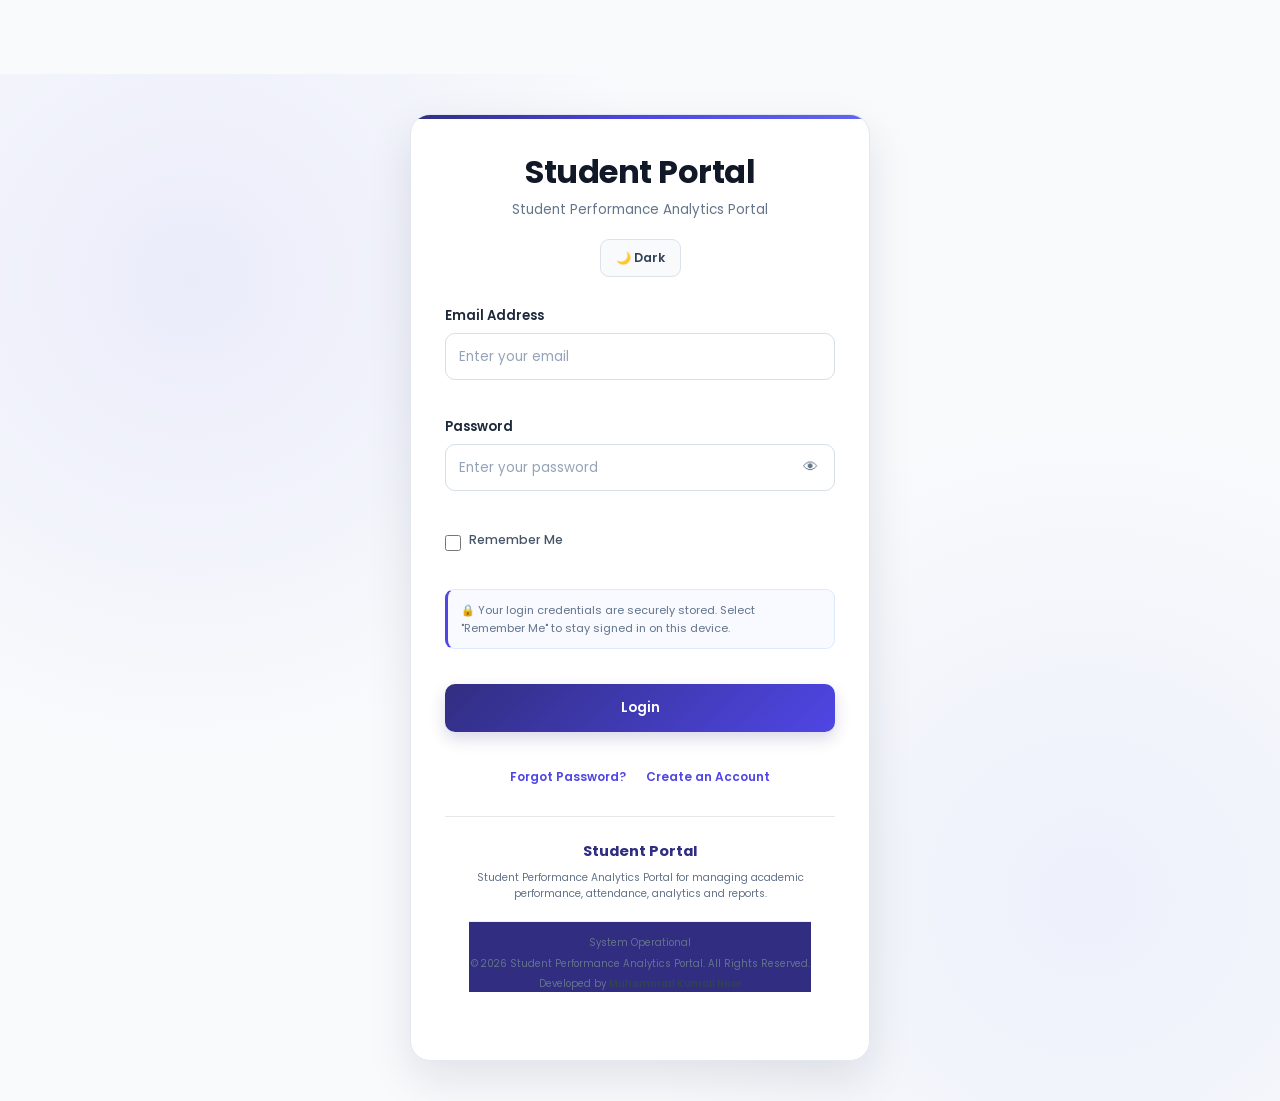
<file: login.html>
<!DOCTYPE html>
<html lang="en">

<head>

    <!-- Character Encoding -->
    <meta charset="UTF-8">

    <!-- Responsive Design -->
    <meta name="viewport" content="width=device-width, initial-scale=1.0">

    <!-- SEO -->
    <meta name="description"
        content="Secure login page for the Student Performance Analytics Portal. Access dashboards, reports, attendance, and academic performance analytics.">

    <meta name="keywords" content="Student Portal, Login, Student Dashboard, Academic Analytics, Attendance, Education">

    <meta name="author" content="Muhammad Kumail Noor">

    <!-- Browser Theme -->
    <meta name="theme-color" content="#312e81">

    <!-- Title -->
    <title>Login | Student Performance Analytics Portal</title>

    <!-- Favicon -->
    <link rel="icon" type="image/png" href="assets/favicon.png">

    <!-- Google Fonts -->
    <link rel="preconnect" href="https://fonts.googleapis.com">

    <link rel="preconnect" href="https://fonts.gstatic.com" crossorigin>

    <link href="https://fonts.googleapis.com/css2?family=Poppins:wght@300;400;500;600;700&display=swap"
        rel="stylesheet">

    <!-- Main Stylesheet -->
    <link rel="stylesheet" href="css/style.css">

    <!-- Login Page Stylesheet -->
    <link rel="stylesheet" href="css/login.css">

</head>

<body>

    <a href="#main-content" class="skip-link">
        Skip to Main Content
    </a>

    <div id="pageLoader" class="page-loader">

        <div class="loader-spinner"></div>

        <p>Loading Portal...</p>

    </div>

    <main id="main-content">
        <section id="loginSection" class="auth-section">

            <div id="loginCard" class="auth-card">


                <!-- ==================== LOGO ==================== -->

                <div id="loginLogo" class="auth-logo">

                    <h1>

                        Student Portal

                    </h1>

                    <p>

                        Student Performance Analytics Portal

                    </p>

                    <button id="themeToggle" class="theme-btn" type="button" aria-label="Toggle Theme">

                        🌙 Theme

                    </button>

                </div>

                <!-- ==================== LOGIN FORM ==================== -->

                <form id="loginForm" class="auth-form" autocomplete="on" novalidate>


                    <div class="auth-group">

                        <label for="email">

                            Email Address

                        </label>

                        <input type="email" id="email" name="email" autocomplete="email" placeholder="Enter your email"
                            required aria-required="true">

                    </div>

                    <div class="auth-group">

                        <label for="password">

                            Password

                        </label>

                        <div class="password-group">

                            <input type="password" id="password" name="password" autocomplete="current-password"
                                placeholder="Enter your password" required aria-required="true">

                            <button type="button" id="togglePassword" class="password-toggle"
                                aria-label="Show Password">

                                👁

                            </button>

                        </div>

                    </div>

                    <div id="rememberBox" class="remember-box">



                        <input type="checkbox" id="rememberMe" name="rememberMe">

                        <label for="rememberMe">
                            Remember Me
                        </label>

                    </div>
                    <div id="loginInfo" class="auth-info">

                        <p>

                            🔒 Your login credentials are securely stored.
                            Select "Remember Me" to stay signed in on this device.

                        </p>

                    </div>


                    <button id="loginBtn" type="submit" class="auth-btn">

                        Login

                    </button>
                    <!-- ==================== LINKS ==================== -->

                    <div id="loginLinks" class="auth-links">


                        <a href="forgot-password.html">

                            Forgot Password?

                        </a>

                        <a href="register.html">

                            Create an Account

                        </a>

                    </div>

                </form>




                <!-- ==================== FOOTER ==================== -->

                <!-- ==================== PROFESSIONAL FOOTER ==================== -->

                <footer class="site-footer" role="contentinfo">

                    <div class="footer-container">

                        <!-- Brand -->
                        <div class="footer-brand">

                            <a href="index.html" class="footer-logo">
                                Student Portal
                            </a>

                            <p class="footer-description">
                                Student Performance Analytics Portal for managing
                                academic performance, attendance, analytics and reports.
                            </p>

                        </div>


                        <!-- Quick Access -->
                        <!-- <nav class="footer-navigation" aria-label="Footer Navigation">

                            <h3>
                                Quick Access
                            </h3>

                            <div class="footer-links">

                                <a href="dashboard.html">
                                    Dashboard
                                </a>

                                <a href="reports.html">
                                    Reports
                                </a>

                                <a href="profile.html">
                                    Profile
                                </a>

                                <a href="contact.html">
                                    Contact
                                </a>

                            </div>

                        </nav> -->

                    </div>


                    <!-- Footer Bottom -->

                    <div class="footer-bottom">

                        <div class="footer-status">

                            <span class="status-indicator" aria-hidden="true"></span>

                            <span>
                                System Operational
                            </span>

                        </div>


                        <p class="footer-copyright">

                            © <span id="currentYear"></span>
                            Student Performance Analytics Portal.
                            All Rights Reserved.

                        </p>


                        <p class="footer-developer">

                            Developed by
                            <strong>Muhammad Kumail Noor</strong>

                        </p>

                    </div>

                </footer>

            </div>

        </section>

        <!-- ==================== LOADING ==================== -->

        <div id="loadingOverlay" class="loading-overlay" aria-hidden="true">

            <div class="loader-circle"></div>

            <p>

                Signing you in...

            </p>

        </div>

        <!-- ==================== TOAST ==================== -->

        <div id="toast" class="toast" role="alert" aria-live="assertive">

            Processing...

        </div>
    </main>
    <!-- ==================== Core JavaScript Files ==================== -->

    <script src="js/theme.js"></script>

    <script src="js/storage.js"></script>

    <script src="js/script.js"></script>

    <script src="js/auth.js"></script>



</body>

</html>
</file>
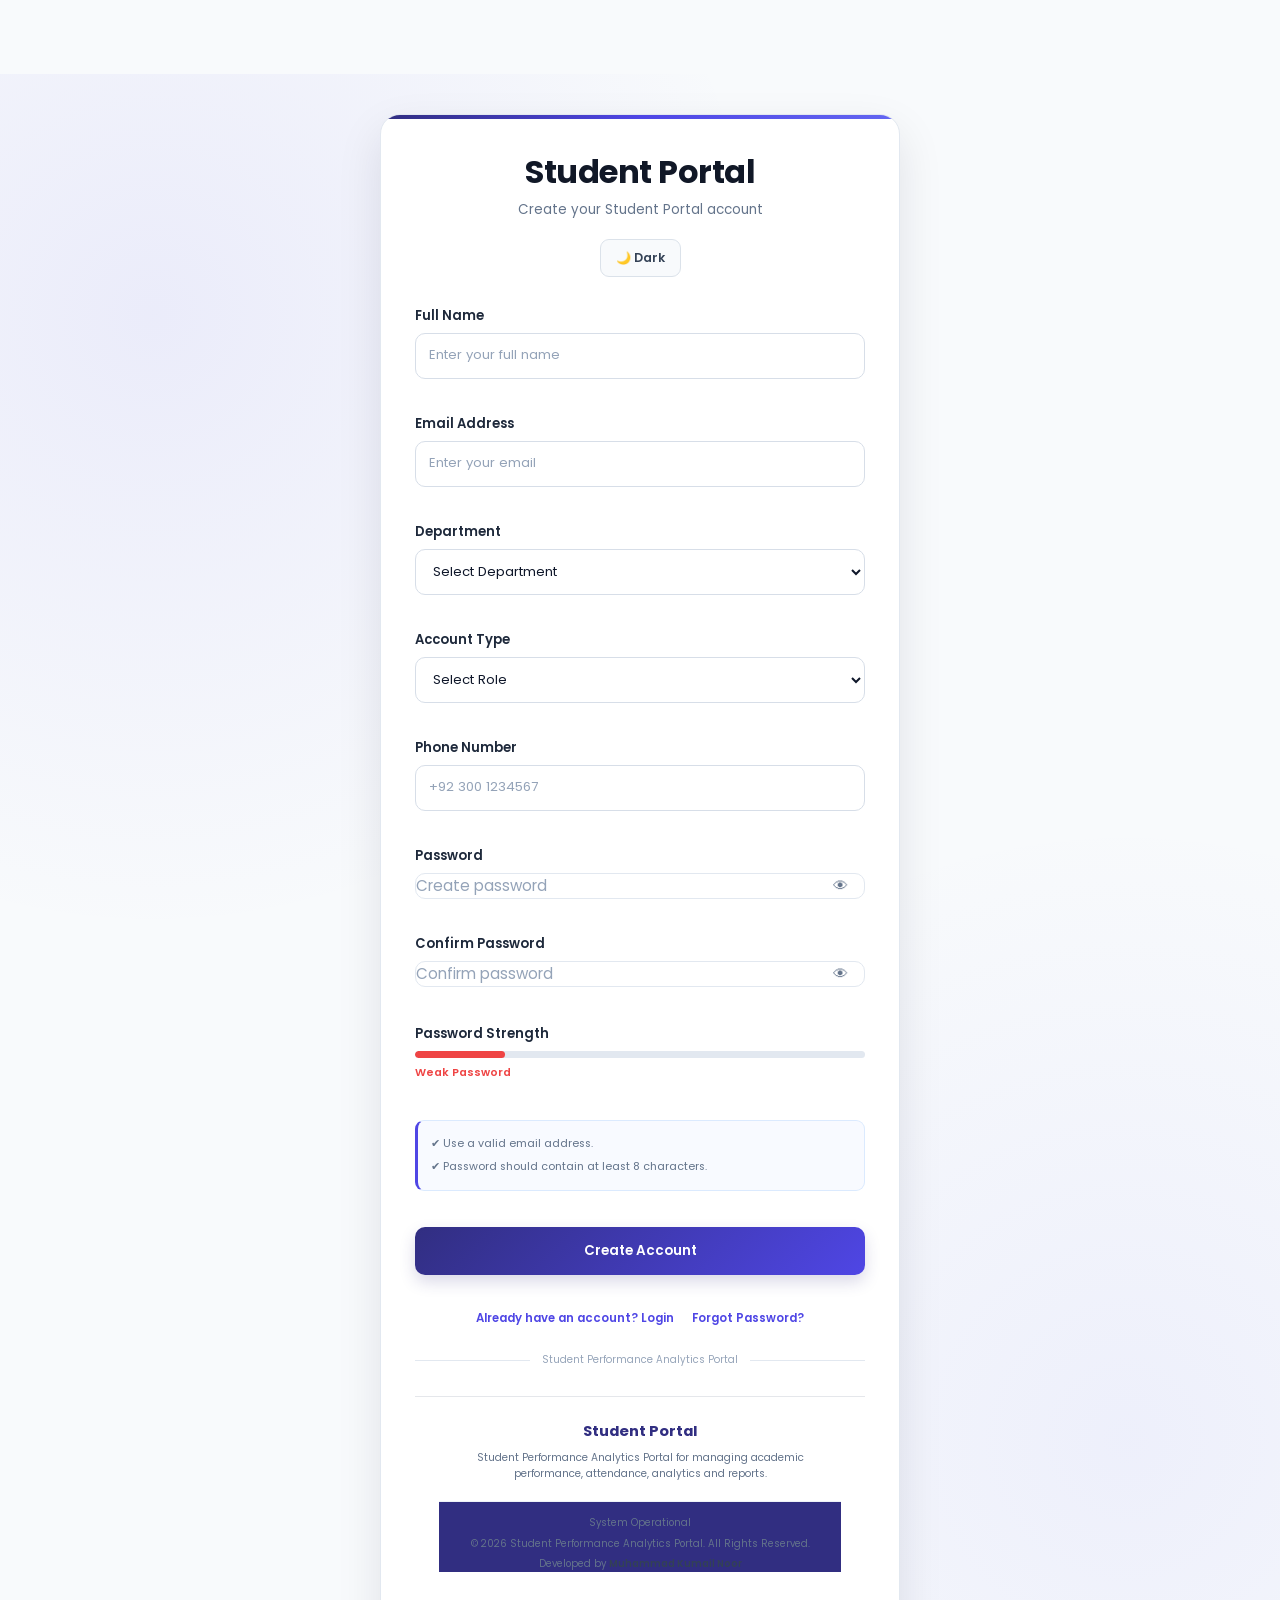
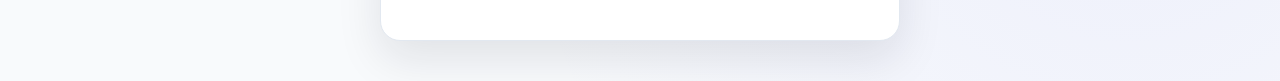
<file: register.html>
<!DOCTYPE html>
<html lang="en">


<head>

    <!-- Character Encoding -->
    <meta charset="UTF-8">

    <!-- Responsive Design -->
    <meta name="viewport" content="width=device-width, initial-scale=1.0">

    <!-- SEO -->
    <meta name="description"
        content="Register for the Student Performance Analytics Portal to create a secure student, teacher, or administrator account.">

    <meta name="keywords" content="Student Portal,Register,Create Account,Student Dashboard, Education, Analytics">

    <meta name="author" content="Muhammad Kumail Noor">

    <!-- Browser Theme -->
    <meta name="theme-color" content="#312e81">

    <!-- Title -->
    <title>Register | Student Performance Analytics Portal</title>

    <!-- Favicon -->
    <link rel="icon" type="image/png" href="assets/favicon.png">

    <!-- Google Fonts -->
    <link rel="preconnect" href="https://fonts.googleapis.com">

    <link rel="preconnect" href="https://fonts.gstatic.com" crossorigin>

    <link href="https://fonts.googleapis.com/css2?family=Poppins:wght@300;400;500;600;700&display=swap"
        rel="stylesheet">

    <!-- Main Stylesheet -->
    <link rel="stylesheet" href="css/style.css">

    <!-- Register Page Stylesheet -->
    <link rel="stylesheet" href="css/register.css">

</head>

<body>
    <a href="#main-content" class="skip-link">
        Skip to Main Content
    </a>

    <div id="pageLoader" class="page-loader">

        <div class="loader-spinner"></div>

        <p>Loading Portal...</p>

    </div>

    <main id="main-content">

        <section id="registerSection" class="auth-section">

            <div id="registerCard" class="auth-card">

                <div id="registerLogo" class="auth-logo">

                    <h1>

                        Student Portal

                    </h1>

                    <p>

                        Create your Student Portal account

                    </p>
                    <button id="themeToggle" class="theme-btn" type="button" aria-label="Toggle Theme">

                        🌙 Theme

                    </button>

                </div>

                <form id="registerForm" class="auth-form">

                    <div id="fullNameGroup" class="auth-group">

                        <label for="fullName">

                            Full Name

                        </label>

                        <input type="text" id="fullName" name="fullName" autocomplete="name"
                            placeholder="Enter your full name" required>

                    </div>

                    <div id="emailGroup" class="auth-group">

                        <label for="email">

                            Email Address

                        </label>

                        <input type="email" id="email" name="email" autocomplete="email" placeholder="Enter your email"
                            required>

                    </div>

                    <div id="departmentGroup" class="auth-group">

                        <label for="department">

                            Department

                        </label>

                        <select id="department" name="department" required>

                            <option value="">

                                Select Department

                            </option>

                            <option>

                                Computer Science

                            </option>

                            <option>

                                Software Engineering

                            </option>

                            <option>

                                Information Technology

                            </option>

                            <option>

                                Artificial Intelligence

                            </option>


                        </select>
                    </div>
                    <div id="roleGroup" class="auth-group">

                        <label for="role">

                            Account Type

                        </label>

                        <select id="role" name="role" required>

                            <option value="">

                                Select Role

                            </option>

                            <option value="student">

                                Student

                            </option>

                            <option value="teacher">

                                Teacher

                            </option>

                            <option value="admin">

                                Administrator

                            </option>

                        </select>

                    </div>

                    <!-- </div> -->

                    <div id="phoneGroup" class="auth-group">

                        <label for="phone">

                            Phone Number

                        </label>

                        <input type="tel" id="phone" name="phone" autocomplete="tel" placeholder="+92 300 1234567"
                            pattern="[0-9+\-\s]{10,15}">

                    </div>

                    <div id="passwordGroup" class="auth-group">

                        <label for="password">

                            Password

                        </label>

                        <div class="password-group">

                            <input type="password" id="password" name="password" autocomplete="new-password"
                                placeholder="Create password" required>

                            <button type="button" id="togglePassword" class="password-toggle"
                                aria-label="Show Password">

                                👁

                            </button>

                        </div>

                    </div>

                    <div id="confirmPasswordGroup" class="auth-group">

                        <label for="confirmPassword">

                            Confirm Password

                        </label>

                        <div class="password-group">

                            <input type="password" id="confirmPassword" name="confirmPassword"
                                autocomplete="new-password" placeholder="Confirm password" required>

                            <button type="button" id="toggleConfirmPassword" class="password-toggle"
                                aria-label="Show Password">

                                👁

                            </button>

                        </div>

                    </div>
                    <div id="passwordStrengthGroup" class="auth-group">

                        <label for="passwordStrength">

                            Password Strength

                        </label>

                        <div id="passwordStrength" class="password-strength">

                            <div id="strengthFill" class="strength-fill"></div>

                        </div>

                        <p id="strengthText" class="strength-text">

                            Weak Password

                        </p>

                    </div>
                    <div id="registerInfo" class="auth-info">

                        <p>

                            ✔ Use a valid email address.

                        </p>

                        <p>

                            ✔ Password should contain at least 8 characters.

                        </p>

                    </div>

                    <button type="submit" class="auth-btn">

                        Create Account

                    </button>
                    <!-- ==================== LINKS ==================== -->

                    <div id="registerLinks" class="auth-links">

                        <a href="login.html">

                            Already have an account? Login

                        </a>

                        <a href="forgot-password.html">

                            Forgot Password?

                        </a>

                    </div>

                </form>

                <!-- ==================== DIVIDER ==================== -->

                <div id="registerDivider" class="auth-divider">

                    <span>

                        Student Performance Analytics Portal

                    </span>

                </div>

                <!-- ==================== FOOTER ==================== -->

                <!-- ==================== PROFESSIONAL FOOTER ==================== -->

                <footer class="site-footer" role="contentinfo">

                    <div class="footer-container">

                        <!-- Brand -->
                        <div class="footer-brand">

                            <a href="index.html" class="footer-logo">
                                Student Portal
                            </a>

                            <p class="footer-description">
                                Student Performance Analytics Portal for managing
                                academic performance, attendance, analytics and reports.
                            </p>

                        </div>


                        <!-- Quick Access -->
                        <!-- <nav class="footer-navigation" aria-label="Footer Navigation">

                            <h3>
                                Quick Access
                            </h3>

                            <div class="footer-links">

                                <a href="dashboard.html">
                                    Dashboard
                                </a>

                                <a href="reports.html">
                                    Reports
                                </a>

                                <a href="profile.html">
                                    Profile
                                </a>

                                <a href="contact.html">
                                    Contact
                                </a>

                            </div>

                        </nav> -->

                    </div>


                    <!-- Footer Bottom -->

                    <div class="footer-bottom">

                        <div class="footer-status">

                            <span class="status-indicator" aria-hidden="true"></span>

                            <span>
                                System Operational
                            </span>

                        </div>


                        <p class="footer-copyright">

                            © <span id="currentYear"></span>
                            Student Performance Analytics Portal.
                            All Rights Reserved.

                        </p>


                        <p class="footer-developer">

                            Developed by
                            <strong>Muhammad Kumail Noor</strong>

                        </p>

                    </div>

                </footer>

            </div>

        </section>
    </main>

    <!-- ==================== LOADING OVERLAY ==================== -->

    <div id="loadingOverlay" class="loading-overlay">

        <div class="loader-circle"></div>

        <p>

            Creating your account...

        </p>

    </div>

    <!-- ==================== TOAST ==================== -->

    <div id="toast" class="toast">

        Processing...

    </div>

    <!-- ==================== Core JavaScript Files ==================== -->

    <script src="js/theme.js"></script>

    <script src="js/storage.js"></script>

    <script src="js/script.js"></script>

    <script src="js/auth.js"></script>

</body>

</html>
</file>
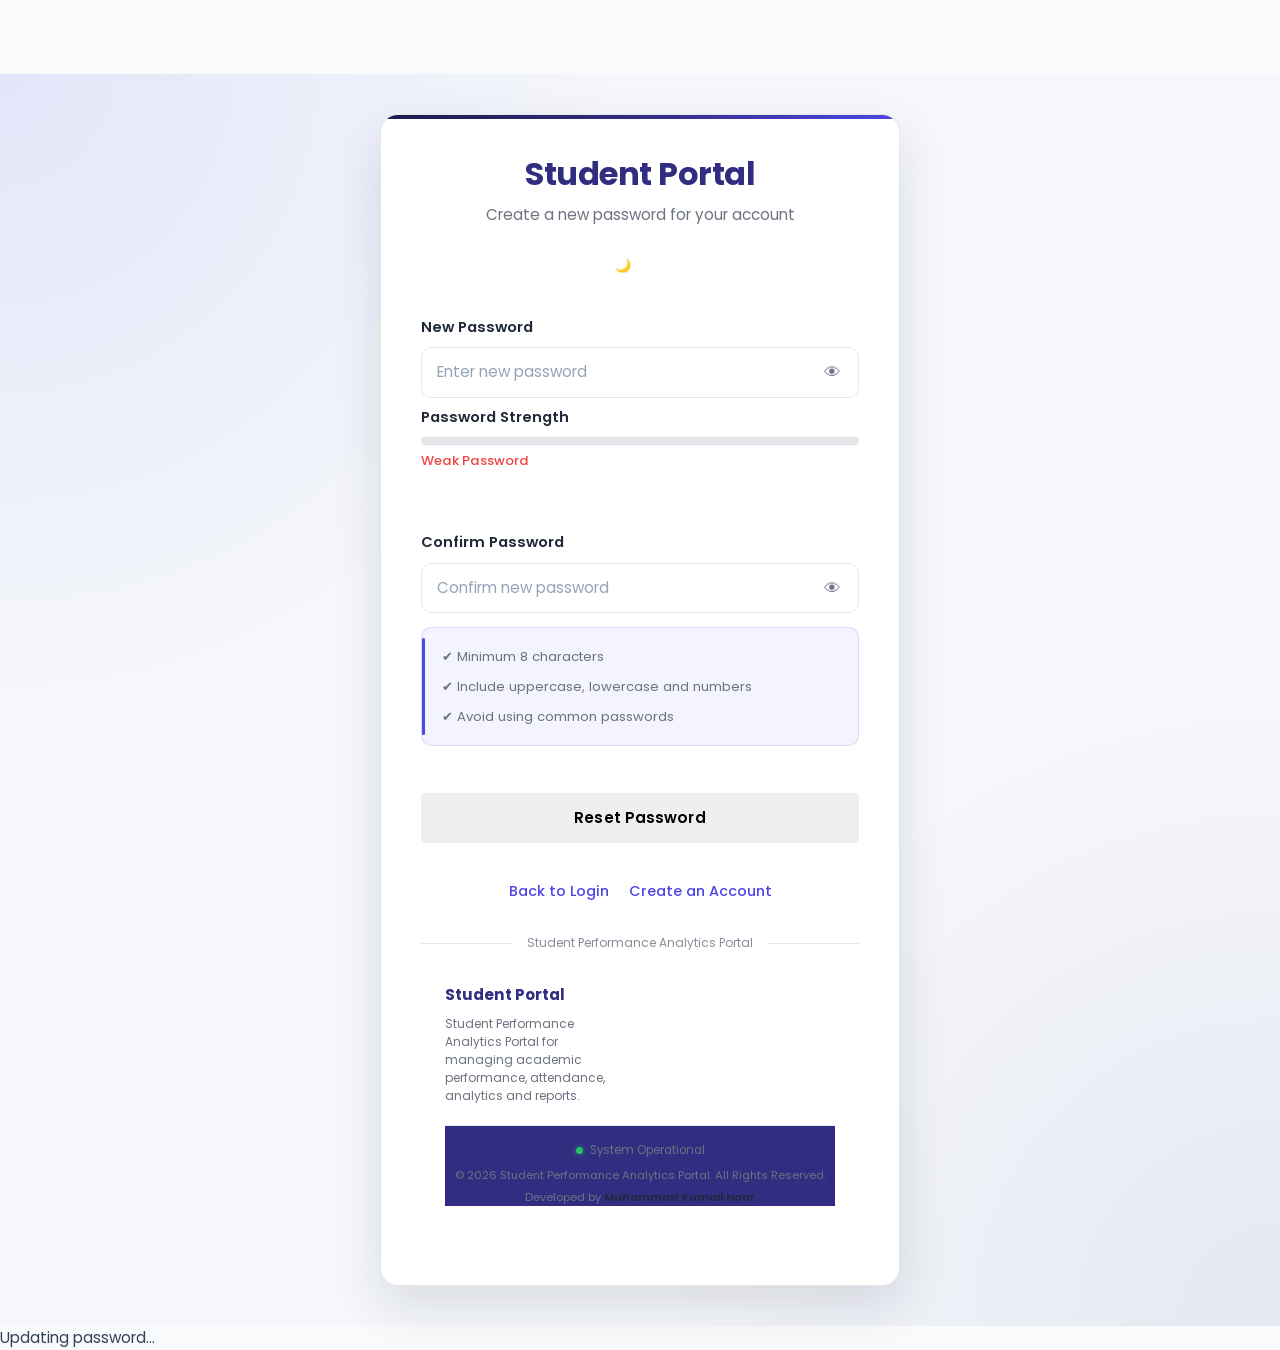
<file: reset-password.html>
<!DOCTYPE html>
<html lang="en">

<head>

    <!-- Character Encoding -->
    <meta charset="UTF-8">

    <!-- Responsive Design -->
    <meta name="viewport" content="width=device-width, initial-scale=1.0">

    <!-- SEO -->
    <meta name="description"
        content="Create a new secure password for your Student Performance Analytics Portal account.">

    <meta name="keywords"
        content="Reset Password, Student Portal, Password Recovery, Student Performance Analytics Portal">

    <meta name="author" content="Muhammad Kumail Noor">

    <!-- Browser Theme -->
    <meta name="theme-color" content="#312e81">

    <!-- Title -->
    <title>
        Reset Password | Student Performance Analytics Portal
    </title>

    <!-- Favicon -->
    <link rel="icon" type="image/png" href="assets/favicon.png">

    <!-- Google Fonts -->
    <link rel="preconnect" href="https://fonts.googleapis.com">

    <link rel="preconnect" href="https://fonts.gstatic.com" crossorigin>

    <link href="https://fonts.googleapis.com/css2?family=Poppins:wght@300;400;500;600;700&display=swap"
        rel="stylesheet">

    <!-- Main Stylesheet -->
    <link rel="stylesheet" href="css/style.css">

    <!-- Reset Password Page Styles -->
    <link rel="stylesheet" href="css/reset-password.css">

</head>

<body>
    <a href="#main-content" class="skip-link">
        Skip to Main Content
    </a>

    <div id="pageLoader" class="page-loader">

        <div class="loader-spinner"></div>

        <p>Loading Portal...</p>

    </div>

    <main id="main-content">

        <section id="resetPasswordSection" class="auth-section">

            <div id="resetPasswordCard" class="auth-card">

                <div id="resetPasswordLogo" class="auth-logo">

                    <h1>

                        Student Portal

                    </h1>

                    <p>

                        Create a new password for your account

                    </p>

                    <button id="themeToggle" class="theme-btn" type="button" aria-label="Toggle Theme">

                        🌙 Theme

                    </button>

                </div>

                <form id="resetPasswordForm" class="auth-form">

                    <div class="auth-group">

                        <label for="newPassword">

                            New Password

                        </label>

                        <div class="password-group">

                            <input type="password" id="newPassword" name="newPassword" autocomplete="new-password"
                                placeholder="Enter new password" required>

                            <button type="button" id="toggleNewPassword" class="password-toggle"
                                aria-label="Show Password">

                                👁

                            </button>

                        </div>
                        <div id="passwordStrengthSection" class="auth-group">

                            <label>

                                Password Strength

                            </label>

                            <div id="passwordStrength" class="password-strength">

                                <div class="strength-fill"></div>

                            </div>

                            <p id="strengthText" class="strength-text" aria-live="polite">

                                Weak Password

                            </p>

                        </div>

                    </div>

                    <div class="auth-group">

                        <label for="confirmPassword">

                            Confirm Password

                        </label>

                        <div class="password-group">

                            <input type="password" id="confirmPassword" name="confirmPassword"
                                autocomplete="new-password" placeholder="Confirm new password" required>

                            <button type="button" id="toggleConfirmPassword" class="password-toggle"
                                aria-label="Show Password">

                                👁

                            </button>

                        </div>
                        <div id="resetPasswordInfo" class="auth-info">

                            <p>

                                ✔ Minimum 8 characters

                            </p>

                            <p>

                                ✔ Include uppercase, lowercase and numbers

                            </p>

                            <p>

                                ✔ Avoid using common passwords

                            </p>

                        </div>

                    </div>

                    <button type="submit" class="auth-btn">

                        Reset Password

                    </button>
                    <!-- ==================== LINKS ==================== -->

                    <div id="resetPasswordLinks" class="auth-links">

                        <a href="login.html">

                            Back to Login

                        </a>

                        <a href="register.html">

                            Create an Account

                        </a>

                    </div>

                </form>

                <!-- ==================== DIVIDER ==================== -->

                <div id="resetPasswordDivider" class="auth-divider">

                    <span>

                        Student Performance Analytics Portal

                    </span>

                </div>

                <!-- ==================== FOOTER ==================== -->

                <!-- ==================== PROFESSIONAL FOOTER ==================== -->

                <footer class="site-footer" role="contentinfo">

                    <div class="footer-container">

                        <!-- Brand -->
                        <div class="footer-brand">

                            <a href="index.html" class="footer-logo">
                                Student Portal
                            </a>

                            <p class="footer-description">
                                Student Performance Analytics Portal for managing
                                academic performance, attendance, analytics and reports.
                            </p>

                        </div>


                        <!-- Quick Access -->
                        <!-- <nav class="footer-navigation" aria-label="Footer Navigation">

                            <h3>
                                Quick Access
                            </h3>

                            <div class="footer-links">

                                <a href="dashboard.html">
                                    Dashboard
                                </a>

                                <a href="reports.html">
                                    Reports
                                </a>

                                <a href="profile.html">
                                    Profile
                                </a>

                                <a href="contact.html">
                                    Contact
                                </a>

                            </div>

                        </nav> -->

                    </div>


                    <!-- Footer Bottom -->

                    <div class="footer-bottom">

                        <div class="footer-status">

                            <span class="status-indicator" aria-hidden="true"></span>

                            <span>
                                System Operational
                            </span>

                        </div>


                        <p class="footer-copyright">

                            © <span id="currentYear"></span>
                            Student Performance Analytics Portal.
                            All Rights Reserved.

                        </p>


                        <p class="footer-developer">

                            Developed by
                            <strong>Muhammad Kumail Noor</strong>

                        </p>

                    </div>

                </footer>

            </div>

        </section>
    </main>

    <!-- ==================== LOADING OVERLAY ==================== -->

    <div id="loadingOverlay" class="loading-overlay" aria-hidden="true">

        <div class="loader-circle"></div>

        <p>

            Updating password...

        </p>

    </div>

    <!-- ==================== TOAST ==================== -->

    <div id="toast" class="toast" role="status" aria-live="polite">

        Processing...

    </div>

    <!-- ==================== Core JavaScript Files ==================== -->

    <script src="js/theme.js"></script>

    <script src="js/storage.js"></script>

    <script src="js/script.js"></script>

    <script src="js/auth.js"></script>

</body>

</html>
</file>
<file: css/style.css>
/*==============================================================
    STYLE.CSS
    Student Performance Analytics Portal

    GLOBAL FOUNDATION
    Part 1 — Reset, Variables, Typography & Base Layout
==============================================================*/


/*==============================================================
    01. ROOT VARIABLES
==============================================================*/

:root {

    /* Primary */

    --primary:
        #312e81;

    --primary-light:
        #4f46e5;

    --primary-lighter:
        #6366f1;

    --primary-soft:
        #eef2ff;


    /* Text */

    --text:
        #0f172a;

    --text-secondary:
        #334155;

    --text-muted:
        #64748b;

    --text-light:
        #94a3b8;


    /* Surfaces */

    --background:
        #f8fafc;

    --surface:
        #ffffff;

    --surface-soft:
        #f1f5f9;


    /* Borders */

    --border:
        #e2e8f0;

    --border-light:
        #f1f5f9;


    /* Status */

    --success:
        #16a34a;

    --warning:
        #f59e0b;

    --danger:
        #dc2626;

    --info:
        #2563eb;


    /* Radius */

    --radius-sm:
        8px;

    --radius-md:
        12px;

    --radius-lg:
        18px;

    --radius-xl:
        24px;


    /* Shadows */

    --shadow-sm:
        0 2px 8px rgba(15, 23, 42, 0.05);

    --shadow-md:
        0 8px 25px rgba(15, 23, 42, 0.07);

    --shadow-lg:
        0 16px 40px rgba(15, 23, 42, 0.10);


    /* Layout */

    --container:
        1200px;

    --header-height:
        74px;


    /* Transition */

    --transition:
        0.25s ease;

}



/* =========================================================
   STICKY HEADER — FIX
   ========================================================= */

html,
body {
    overflow-x: hidden;
}

/* Prevent parent containers from breaking sticky positioning */
main,
.site-header,
.navbar {
    overflow: visible;
}


/*==============================================================
    02. DARK THEME VARIABLES
==============================================================*/

html.dark-theme {

    --text:
        #f8fafc;

    --text-secondary:
        #cbd5e1;

    --text-muted:
        #94a3b8;

    --text-light:
        #64748b;


    --background:
        #0b1120;

    --surface:
        #111827;

    --surface-soft:
        #172033;


    --border:
        #263244;

    --border-light:
        #1e293b;


    --primary-soft:
        rgba(79, 70, 229, 0.14);


    --shadow-sm:
        0 2px 10px rgba(0, 0, 0, 0.15);

    --shadow-md:
        0 8px 28px rgba(0, 0, 0, 0.20);

    --shadow-lg:
        0 18px 45px rgba(0, 0, 0, 0.28);

}


/*==============================================================
    03. UNIVERSAL RESET
==============================================================*/

*,
*::before,
*::after {

    box-sizing:
        border-box;

    margin:
        0;

    padding:
        0;

}


/*==============================================================
    04. HTML
==============================================================*/

html {

    scroll-behavior:
        smooth;

    font-size:
        16px;

}


/*==============================================================
    05. BODY
==============================================================*/

body {

    min-height:
        100vh;

    background:
        var(--background);

    color:
        var(--text);

    font-family:
        "Poppins",
        -apple-system,
        BlinkMacSystemFont,
        "Segoe UI",
        sans-serif;

    font-size:
        0.95rem;

    line-height:
        1.6;

    overflow-x:
        hidden;

    transition:
        background-color 0.25s ease,
        color 0.25s ease;

}


/*==============================================================
    06. IMAGES
==============================================================*/

img {

    display:
        block;

    max-width:
        100%;

}


/*==============================================================
    07. BUTTONS & INPUTS
==============================================================*/

button,
input,
textarea,
select {

    font:
        inherit;

}


/*==============================================================
    08. BUTTON
==============================================================*/

button {

    border:
        0;

    cursor:
        pointer;

}


/*==============================================================
    09. LINKS
==============================================================*/

a {

    color:
        inherit;

    text-decoration:
        none;

}


/*==============================================================
    10. LISTS
==============================================================*/

ul,
ol {

    list-style:
        none;

}


/*==============================================================
    11. HEADINGS
==============================================================*/

h1,
h2,
h3,
h4,
h5,
h6 {

    color:
        var(--text);

    font-weight:
        700;

    line-height:
        1.25;

}


/*==============================================================
    12. PARAGRAPHS
==============================================================*/

p {

    color:
        var(--text-secondary);

}


/*==============================================================
    13. MAIN CONTENT
==============================================================*/

main {

    width:
        100%;

    min-height:
        calc(100vh - var(--header-height));

}


/*==============================================================
    14. COMMON CONTAINER
==============================================================*/

.container {

    width:
        min(calc(100% - 48px),
            var(--container));

    margin:
        0 auto;

}


/*==============================================================
    15. COMMON CARD
==============================================================*/

.card {

    background:
        var(--surface);

    border:
        1px solid var(--border);

    border-radius:
        var(--radius-lg);

    box-shadow:
        var(--shadow-sm);

    transition:
        background-color var(--transition),
        border-color var(--transition),
        box-shadow var(--transition);

}


/*==============================================================
    16. CARD HOVER
==============================================================*/

.card:hover {

    box-shadow:
        var(--shadow-md);

}


/*==============================================================
    17. FOCUS ACCESSIBILITY
==============================================================*/

:focus-visible {

    outline:
        3px solid rgba(99, 102, 241, 0.35);

    outline-offset:
        3px;

}


/*==============================================================
    18. SELECTION
==============================================================*/

::selection {

    background:
        var(--primary-light);

    color:
        #ffffff;

}


/*==============================================================
    19. SCROLLBAR
==============================================================*/

::-webkit-scrollbar {

    width:
        9px;

}


::-webkit-scrollbar-track {

    background:
        var(--background);

}


::-webkit-scrollbar-thumb {

    background:
        #a5b4fc;

    border-radius:
        20px;

}


::-webkit-scrollbar-thumb:hover {

    background:
        var(--primary-light);

}


/*==============================================================
    20. SKIP LINK
==============================================================*/

.skip-link {

    position:
        fixed;

    top:
        -100px;

    left:
        20px;

    z-index:
        99999;

    padding:
        10px 18px;

    border-radius:
        8px;

    background:
        var(--primary);

    color:
        #ffffff;

    font-weight:
        600;

    transition:
        top 0.2s ease;

}


.skip-link:focus {

    top:
        20px;

}


/*==============================================================
    21. REDUCED MOTION
==============================================================*/

@media (prefers-reduced-motion: reduce) {

    html {

        scroll-behavior:
            auto;

    }

    *,
    *::before,
    *::after {

        transition:
            none !important;

        animation:
            none !important;

    }

}


/*==============================================================
    22. MOBILE CONTAINER
==============================================================*/

@media (max-width: 600px) {

    .container {

        width:
            min(calc(100% - 24px),
                var(--container));

    }

}


/*==============================================================
    END OF PART 1
==============================================================*/















/*==============================================================
    STYLE.CSS
    Student Performance Analytics Portal

    GLOBAL FOUNDATION
    Part 2 — Header, Navigation, Buttons,
             Footer & Global Components
==============================================================*/


/*==============================================================
    01. SITE HEADER
==============================================================*/

.site-header {
    position: fixed;
    top: 0;
    left: 0;
    right: 0;
    z-index: 9999;
    width: 100%;

    background: #312e81;

    border-bottom:
        1px solid rgba(255, 255, 255, 0.10);

    box-shadow:
        0 4px 18px rgba(15, 23, 42, 0.12);
}

body {
    padding-top: var(--header-height);
}


/*==============================================================
    02. NAVBAR
==============================================================*/

.navbar {

    width:
        min(calc(100% - 48px),
            var(--container));

    min-height:
        var(--header-height);

    margin:
        0 auto;

    display:
        flex;

    align-items:
        center;

    justify-content:
        space-between;

    gap:
        24px;

}


/*==============================================================
    03. LOGO
==============================================================*/

.logo {

    flex-shrink:
        0;

    display:
        inline-flex;

    align-items:
        center;

    color:
        #ffffff;

    font-size:
        1.15rem;

    font-weight:
        700;

    letter-spacing:
        -0.02em;

    white-space:
        nowrap;

    transition:
        opacity var(--transition),
        transform var(--transition);

}


.logo:hover {

    opacity:
        0.88;

    transform:
        translateY(-1px);

}


/*==============================================================
    04. NAVIGATION LINKS
==============================================================*/

.nav-links {

    display:
        flex;

    align-items:
        center;

    justify-content:
        flex-end;

    gap:
        4px;

}


/*==============================================================
    05. NAVIGATION LIST ITEM
==============================================================*/

.nav-links li {

    display:
        flex;

    align-items:
        center;

}


/*==============================================================
    06. NAVIGATION ANCHORS
==============================================================*/

.nav-links>li>a {

    position:
        relative;

    display:
        inline-flex;

    align-items:
        center;

    min-height:
        42px;

    padding:
        8px 13px;

    border-radius:
        9px;

    color:
        rgba(255, 255, 255, 0.82);

    font-size:
        0.84rem;

    font-weight:
        500;

    white-space:
        nowrap;

    transition:
        color var(--transition),
        background-color var(--transition);

}


/*==============================================================
    07. NAVIGATION HOVER
==============================================================*/

.nav-links>li>a:hover {

    color:
        #ffffff;

    background:
        rgba(255, 255, 255, 0.10);

}


/*==============================================================
    08. ACTIVE NAVIGATION
==============================================================*/

.nav-links>li>a.active {

    color:
        #ffffff;

    background:
        rgba(255, 255, 255, 0.14);

    font-weight:
        600;

}


/*==============================================================
    09. ACTIVE NAVIGATION INDICATOR
==============================================================*/

.nav-links>li>a.active::after {

    content:
        "";

    position:
        absolute;

    left:
        13px;

    right:
        13px;

    bottom:
        3px;

    height:
        2px;

    border-radius:
        10px;

    background:
        #ffffff;

}


/*==============================================================
    10. THEME BUTTON
==============================================================*/

.theme-btn {

    display:
        inline-flex;

    align-items:
        center;

    justify-content:
        center;

    min-height:
        40px;

    padding:
        8px 13px;

    border:
        1px solid rgba(255, 255, 255, 0.16);

    border-radius:
        9px;

    background:
        rgba(255, 255, 255, 0.08);

    color:
        #ffffff;

    font-size:
        0.82rem;

    font-weight:
        500;

    white-space:
        nowrap;

    transition:
        background-color var(--transition),
        border-color var(--transition),
        transform var(--transition);

}


.theme-btn:hover {

    background:
        rgba(255, 255, 255, 0.16);

    border-color:
        rgba(255, 255, 255, 0.25);

    transform:
        translateY(-1px);

}


/*==============================================================
    11. NOTIFICATION BUTTON
==============================================================*/

.notification-btn {

    display:
        inline-flex;

    align-items:
        center;

    justify-content:
        center;

    min-height:
        40px;

    padding:
        8px 13px;

    border:
        1px solid rgba(255, 255, 255, 0.16);

    border-radius:
        9px;

    background:
        rgba(255, 255, 255, 0.08);

    color:
        #ffffff;

    font-size:
        0.82rem;

    font-weight:
        500;

    white-space:
        nowrap;

    transition:
        background-color var(--transition),
        border-color var(--transition),
        transform var(--transition);

}


.notification-btn:hover {

    background:
        rgba(255, 255, 255, 0.16);

    border-color:
        rgba(255, 255, 255, 0.25);

    transform:
        translateY(-1px);

}


/*==============================================================
    12. MENU BUTTON
==============================================================*/

.menu-btn {

    display:
        none;

    align-items:
        center;

    justify-content:
        center;

    width:
        42px;

    height:
        42px;

    flex-shrink:
        0;

    border:
        1px solid rgba(255, 255, 255, 0.18);

    border-radius:
        10px;

    background:
        rgba(255, 255, 255, 0.08);

    color:
        #ffffff;

    font-size:
        1.35rem;

    line-height:
        1;

    transition:
        background-color var(--transition),
        transform var(--transition);

}


.menu-btn:hover {

    background:
        rgba(255, 255, 255, 0.16);

}


.menu-btn:active {

    transform:
        scale(0.96);

}


/*==============================================================
    13. GLOBAL BUTTON
==============================================================*/

.btn {

    display:
        inline-flex;

    align-items:
        center;

    justify-content:
        center;

    min-height:
        42px;

    padding:
        9px 18px;

    border:
        1px solid transparent;

    border-radius:
        10px;

    background:
        var(--primary);

    color:
        #ffffff;

    font-size:
        0.86rem;

    font-weight:
        600;

    line-height:
        1.2;

    text-align:
        center;

    cursor:
        pointer;

    box-shadow:
        0 4px 12px rgba(49, 46, 129, 0.18);

    transition:
        background-color var(--transition),
        box-shadow var(--transition),
        transform var(--transition);

}


.btn:hover {

    background:
        var(--primary-light);

    box-shadow:
        0 7px 18px rgba(49, 46, 129, 0.24);

    transform:
        translateY(-2px);

}


.btn:active {

    transform:
        translateY(0);

}


/*==============================================================
    14. BUTTON SECONDARY
==============================================================*/

.btn-secondary {

    background:
        var(--surface);

    border-color:
        var(--border);

    color:
        var(--text-secondary);

    box-shadow:
        var(--shadow-sm);

}


.btn-secondary:hover {

    background:
        var(--surface-soft);

    border-color:
        #cbd5e1;

    color:
        var(--text);

}


/*==============================================================
    15. BUTTON SUCCESS
==============================================================*/

.btn-success {

    background:
        var(--success);

    color:
        #ffffff;

    box-shadow:
        0 4px 12px rgba(22, 163, 74, 0.18);

}


.btn-success:hover {

    background:
        #15803d;

}


/*==============================================================
    16. BUTTON DANGER
==============================================================*/

.btn-danger {

    background:
        var(--danger);

    color:
        #ffffff;

    box-shadow:
        0 4px 12px rgba(220, 38, 38, 0.18);

}


.btn-danger:hover {

    background:
        #b91c1c;

}


/*==============================================================
    17. BUTTON SMALL
==============================================================*/

.btn-sm {

    min-height:
        36px;

    padding:
        7px 13px;

    border-radius:
        8px;

    font-size:
        0.78rem;

}


/*==============================================================
    18. BUTTON LARGE
==============================================================*/

.btn-lg {

    min-height:
        48px;

    padding:
        11px 24px;

    border-radius:
        12px;

    font-size:
        0.92rem;

}


/*==============================================================
    19. DISABLED BUTTON
==============================================================*/

button:disabled,
.btn.disabled,
.btn[aria-disabled="true"] {

    opacity:
        0.55;

    cursor:
        not-allowed;

    pointer-events:
        none;

}


/*==============================================================
    20. GLOBAL SECTION
==============================================================*/

section {

    position:
        relative;

}


/*==============================================================
    21. SECTION TITLE UTILITY
==============================================================*/

.section-title {

    color:
        var(--text);

    font-size:
        clamp(1.45rem, 3vw, 2rem);

    font-weight:
        700;

    line-height:
        1.25;

}


/*==============================================================
    22. PAGE LOADER
==============================================================*/

.page-loader {

    position:
        fixed;

    inset:
        0;

    z-index:
        99999;

    display:
        flex;

    flex-direction:
        column;

    align-items:
        center;

    justify-content:
        center;

    gap:
        16px;

    background:
        var(--background);

    color:
        var(--text);

}


.page-loader p {

    color:
        var(--text-muted);

    font-size:
        0.88rem;

    font-weight:
        500;

}


/*==============================================================
    23. LOADER SPINNER
==============================================================*/

.loader-spinner {

    width:
        42px;

    height:
        42px;

    border:
        4px solid var(--border);

    border-top-color:
        var(--primary-light);

    border-radius:
        50%;

    animation:
        portalSpin 0.8s linear infinite;

}


@keyframes portalSpin {

    to {

        transform:
            rotate(360deg);

    }

}


/*==============================================================
    24. FOOTER
==============================================================*/

.site-footer {

    width:
        100%;

    margin-top:
        60px;

    padding:
        34px 24px;

    border-top:
        1px solid var(--border);

    background:
        var(--surface);

    text-align:
        center;

}


/*==============================================================
    25. FOOTER PARAGRAPHS
==============================================================*/

.site-footer p {

    margin:
        4px 0;

    color:
        var(--text-muted);

    font-size:
        0.78rem;

    line-height:
        1.6;

}


/*==============================================================
    26. FOOTER STRONG TEXT
==============================================================*/

.site-footer strong {

    color:
        var(--text-secondary);

    font-weight:
        600;

}


/*==============================================================
    27. FOOTER LINKS
==============================================================*/

.site-footer a {

    color:
        var(--primary-light);

    font-weight:
        500;

    transition:
        color var(--transition);

}


.site-footer a:hover {

    color:
        var(--primary);

    text-decoration:
        underline;

}























/*==============================================================
    28. SCROLL TO TOP
==============================================================*/

#scrollTopBtn {

    position:
        fixed;

    right:
        24px;

    bottom:
        24px;

    z-index:
        900;

    display:
        flex;

    align-items:
        center;

    justify-content:
        center;

    width:
        44px;

    height:
        44px;

    border:
        1px solid rgba(255, 255, 255, 0.12);

    border-radius:
        50%;

    background:
        var(--primary);

    color:
        #ffffff;

    box-shadow:
        0 8px 22px rgba(15, 23, 42, 0.18);

    opacity:
        0;

    visibility:
        hidden;

    transform:
        translateY(12px);

    transition:
        opacity var(--transition),
        visibility var(--transition),
        transform var(--transition),
        background-color var(--transition);

}


#scrollTopBtn.show {

    opacity:
        1;

    visibility:
        visible;

    transform:
        translateY(0);

}


#scrollTopBtn:hover {

    background:
        var(--primary-light);

    transform:
        translateY(-3px);

}


/*==============================================================
    29. GLOBAL FORM ELEMENTS
==============================================================*/

input,
textarea,
select {

    width:
        100%;

    border:
        1px solid var(--border);

    border-radius:
        10px;

    background:
        var(--surface);

    color:
        var(--text);

    transition:
        border-color var(--transition),
        box-shadow var(--transition),
        background-color var(--transition);

}


input:focus,
textarea:focus,
select:focus {

    border-color:
        var(--primary-light);

    box-shadow:
        0 0 0 3px rgba(99, 102, 241, 0.12);

    outline:
        none;

}


input::placeholder,
textarea::placeholder {

    color:
        var(--text-light);

}


/*==============================================================
    30. GLOBAL LABEL
==============================================================*/

label {

    display:
        inline-block;

    margin-bottom:
        7px;

    color:
        var(--text-secondary);

    font-size:
        0.82rem;

    font-weight:
        600;

}


/*==============================================================
    31. DARK THEME — HEADER
==============================================================*/

html.dark-theme .site-header {

    background:
        #1e1b4b;

    border-bottom-color:
        rgba(255, 255, 255, 0.08);

}


/*==============================================================
    32. DARK THEME — BUTTON SECONDARY
==============================================================*/

html.dark-theme .btn-secondary {

    background:
        var(--surface);

    border-color:
        var(--border);

    color:
        var(--text-secondary);

}


/*==============================================================
    33. DARK THEME — FOOTER
==============================================================*/

html.dark-theme .site-footer {

    background:
        var(--surface);

    border-top-color:
        var(--border);

}


/*==============================================================
    34. TABLET NAVIGATION
==============================================================*/

@media (max-width: 1050px) {

    .navbar {

        width:
            min(calc(100% - 32px),
                var(--container));

        gap:
            16px;

    }


    .nav-links>li>a {

        padding:
            8px 9px;

        font-size:
            0.78rem;

    }


    .theme-btn,
    .notification-btn {

        padding:
            8px 10px;

        font-size:
            0.76rem;

    }

}


/*==============================================================
    35. MOBILE HEADER
==============================================================*/

@media (max-width: 800px) {

    .site-header {
        position: fixed;
        top: 0;
        left: 0;
        right: 0;
        z-index: 9999;
    }


    .navbar {

        min-height:
            68px;

    }


    .menu-btn {

        display:
            inline-flex;

    }


    .nav-links {

        position:
            absolute;

        top:
            calc(100% + 1px);

        left:
            12px;

        right:
            12px;

        display:
            none;

        flex-direction:
            column;

        align-items:
            stretch;

        gap:
            5px;

        padding:
            12px;

        border:
            1px solid rgba(255, 255, 255, 0.12);

        border-radius:
            14px;

        background:
            #312e81;

        box-shadow:
            0 18px 35px rgba(15, 23, 42, 0.20);

    }


    .nav-links.active {

        display:
            flex;

    }


    .nav-links li {

        width:
            100%;

    }


    .nav-links>li>a,
    .theme-btn,
    .notification-btn {

        width:
            100%;

        justify-content:
            flex-start;

    }


    .nav-links>li>a.active::after {

        display:
            none;

    }

}


/*==============================================================
    36. SMALL MOBILE
==============================================================*/

@media (max-width: 480px) {

    .navbar {

        width:
            calc(100% - 24px);

    }


    .logo {

        font-size:
            1rem;

    }


    .site-footer {

        padding:
            28px 16px;

    }


    #scrollTopBtn {

        right:
            16px;

        bottom:
            16px;

        width:
            40px;

        height:
            40px;

    }

}


/*==============================================================
    END OF PART 2
==============================================================*/













/*==============================================================
    STYLE.CSS
    Student Performance Analytics Portal

    GLOBAL FOUNDATION
    Part 3 — Forms, Alerts, Badges & Utility Components
==============================================================*/


/*==============================================================
    01. FORM GROUP
==============================================================*/

.form-group {

    display:
        flex;

    flex-direction:
        column;

    gap:
        0;

    margin-bottom:
        18px;

}


/*==============================================================
    02. FORM ROW
==============================================================*/

.form-row {

    display:
        grid;

    grid-template-columns:
        repeat(2, minmax(0, 1fr));

    gap:
        18px;

}


/*==============================================================
    03. FORM INPUT
==============================================================*/

.form-group input,
.form-group textarea,
.form-group select {

    min-height:
        44px;

    padding:
        10px 13px;

}


/*==============================================================
    04. TEXTAREA
==============================================================*/

textarea {

    min-height:
        130px;

    padding:
        12px 13px;

    resize:
        vertical;

}


/*==============================================================
    05. SELECT
==============================================================*/

select {

    min-height:
        44px;

    padding:
        10px 38px 10px 13px;

    cursor:
        pointer;

}


/*==============================================================
    06. CHECKBOX & RADIO
==============================================================*/

input[type="checkbox"],
input[type="radio"] {

    width:
        auto;

    min-height:
        auto;

    accent-color:
        var(--primary-light);

    cursor:
        pointer;

}


/*==============================================================
    07. CHECKBOX LABEL
==============================================================*/

.checkbox-group,
.radio-group {

    display:
        flex;

    align-items:
        center;

    gap:
        9px;

}


.checkbox-group label,
.radio-group label {

    margin:
        0;

    cursor:
        pointer;

    font-weight:
        500;

}


/*==============================================================
    08. FORM HELP TEXT
==============================================================*/

.form-help {

    margin-top:
        6px;

    color:
        var(--text-muted);

    font-size:
        0.76rem;

    line-height:
        1.5;

}


/*==============================================================
    09. FORM ERROR
==============================================================*/

.form-error {

    margin-top:
        6px;

    color:
        var(--danger);

    font-size:
        0.76rem;

    font-weight:
        500;

}


/*==============================================================
    10. FORM SUCCESS
==============================================================*/

.form-success {

    margin-top:
        6px;

    color:
        var(--success);

    font-size:
        0.76rem;

    font-weight:
        500;

}


/*==============================================================
    11. REQUIRED FIELD
==============================================================*/

.required {

    color:
        var(--danger);

}


/*==============================================================
    12. GLOBAL ALERT
==============================================================*/

.alert {

    display:
        flex;

    align-items:
        flex-start;

    gap:
        12px;

    width:
        100%;

    margin-bottom:
        18px;

    padding:
        13px 16px;

    border:
        1px solid transparent;

    border-radius:
        12px;

    font-size:
        0.84rem;

    line-height:
        1.6;

}


/*==============================================================
    13. ALERT INFO
==============================================================*/

.alert-info {

    background:
        #eff6ff;

    border-color:
        #bfdbfe;

    color:
        #1e40af;

}


/*==============================================================
    14. ALERT SUCCESS
==============================================================*/

.alert-success {

    background:
        #f0fdf4;

    border-color:
        #bbf7d0;

    color:
        #166534;

}


/*==============================================================
    15. ALERT WARNING
==============================================================*/

.alert-warning {

    background:
        #fffbeb;

    border-color:
        #fde68a;

    color:
        #92400e;

}


/*==============================================================
    16. ALERT DANGER
==============================================================*/

.alert-danger {

    background:
        #fef2f2;

    border-color:
        #fecaca;

    color:
        #991b1b;

}


/*==============================================================
    17. DARK ALERTS
==============================================================*/

html.dark-theme .alert-info {

    background:
        rgba(37, 99, 235, 0.12);

    border-color:
        rgba(96, 165, 250, 0.25);

    color:
        #93c5fd;

}


html.dark-theme .alert-success {

    background:
        rgba(22, 163, 74, 0.12);

    border-color:
        rgba(74, 222, 128, 0.25);

    color:
        #86efac;

}


html.dark-theme .alert-warning {

    background:
        rgba(245, 158, 11, 0.12);

    border-color:
        rgba(251, 191, 36, 0.25);

    color:
        #fcd34d;

}


html.dark-theme .alert-danger {

    background:
        rgba(220, 38, 38, 0.12);

    border-color:
        rgba(248, 113, 113, 0.25);

    color:
        #fca5a5;

}


/*==============================================================
    18. BADGE
==============================================================*/

.badge {

    display:
        inline-flex;

    align-items:
        center;

    justify-content:
        center;

    min-height:
        26px;

    padding:
        4px 9px;

    border-radius:
        999px;

    background:
        var(--primary-soft);

    color:
        var(--primary-light);

    font-size:
        0.7rem;

    font-weight:
        600;

    line-height:
        1;

    white-space:
        nowrap;

}


/*==============================================================
    19. SUCCESS BADGE
==============================================================*/

.badge-success {

    background:
        #dcfce7;

    color:
        #166534;

}


/*==============================================================
    20. WARNING BADGE
==============================================================*/

.badge-warning {

    background:
        #fef3c7;

    color:
        #92400e;

}


/*==============================================================
    21. DANGER BADGE
==============================================================*/

.badge-danger {

    background:
        #fee2e2;

    color:
        #991b1b;

}


/*==============================================================
    22. INFO BADGE
==============================================================*/

.badge-info {

    background:
        #dbeafe;

    color:
        #1e40af;

}


/*==============================================================
    23. DARK BADGES
==============================================================*/

html.dark-theme .badge-success {

    background:
        rgba(34, 197, 94, 0.14);

    color:
        #86efac;

}


html.dark-theme .badge-warning {

    background:
        rgba(245, 158, 11, 0.14);

    color:
        #fcd34d;

}


html.dark-theme .badge-danger {

    background:
        rgba(239, 68, 68, 0.14);

    color:
        #fca5a5;

}


html.dark-theme .badge-info {

    background:
        rgba(59, 130, 246, 0.14);

    color:
        #93c5fd;

}


/*==============================================================
    24. DIVIDER
==============================================================*/

.divider {

    width:
        100%;

    height:
        1px;

    margin:
        24px 0;

    background:
        var(--border);

}


/*==============================================================
    25. FLEX UTILITIES
==============================================================*/

.flex {

    display:
        flex;

}


.flex-column {

    display:
        flex;

    flex-direction:
        column;

}


.align-center {

    align-items:
        center;

}


.justify-center {

    justify-content:
        center;

}


.justify-between {

    justify-content:
        space-between;

}


.gap-sm {

    gap:
        8px;

}


.gap-md {

    gap:
        16px;

}


.gap-lg {

    gap:
        24px;

}


/*==============================================================
    26. TEXT UTILITIES
==============================================================*/

.text-center {

    text-align:
        center;

}


.text-left {

    text-align:
        left;

}


.text-right {

    text-align:
        right;

}


.text-muted {

    color:
        var(--text-muted);

}


.text-primary {

    color:
        var(--primary-light);

}


.text-success {

    color:
        var(--success);

}


.text-warning {

    color:
        var(--warning);

}


.text-danger {

    color:
        var(--danger);

}


/*==============================================================
    27. VISIBILITY UTILITIES
==============================================================*/

.hidden {

    display:
        none !important;

}


.invisible {

    visibility:
        hidden;

}


/*==============================================================
    28. WIDTH UTILITIES
==============================================================*/

.w-full {

    width:
        100%;

}


.max-width-sm {

    max-width:
        420px;

}


.max-width-md {

    max-width:
        700px;

}


.max-width-lg {

    max-width:
        1000px;

}


/*==============================================================
    29. SPACING UTILITIES
==============================================================*/

.mt-sm {

    margin-top:
        8px;

}


.mt-md {

    margin-top:
        16px;

}


.mt-lg {

    margin-top:
        24px;

}


.mb-sm {

    margin-bottom:
        8px;

}


.mb-md {

    margin-bottom:
        16px;

}


.mb-lg {

    margin-bottom:
        24px;

}


/*==============================================================
    30. EMPTY STATE
==============================================================*/

.empty-state {

    display:
        flex;

    flex-direction:
        column;

    align-items:
        center;

    justify-content:
        center;

    min-height:
        180px;

    padding:
        30px;

    border:
        1px dashed var(--border);

    border-radius:
        var(--radius-lg);

    background:
        var(--surface-soft);

    text-align:
        center;

}


.empty-state h3 {

    margin-bottom:
        7px;

    font-size:
        1rem;

}


.empty-state p {

    max-width:
        450px;

    color:
        var(--text-muted);

    font-size:
        0.82rem;

}


/*==============================================================
    31. LOADING STATE
==============================================================*/

.loading-state {

    display:
        flex;

    align-items:
        center;

    justify-content:
        center;

    gap:
        10px;

    min-height:
        120px;

    color:
        var(--text-muted);

    font-size:
        0.84rem;

}


/*==============================================================
    32. SMALL LOADING SPINNER
==============================================================*/

.loading-spinner {

    width:
        20px;

    height:
        20px;

    border:
        2px solid var(--border);

    border-top-color:
        var(--primary-light);

    border-radius:
        50%;

    animation:
        portalSpin 0.8s linear infinite;

}


/*==============================================================
    33. DATA TABLE BASE
==============================================================*/

.table-wrapper {

    width:
        100%;

    overflow-x:
        auto;

    border:
        1px solid var(--border);

    border-radius:
        var(--radius-lg);

    background:
        var(--surface);

}


.table-wrapper table {

    width:
        100%;

    border-collapse:
        collapse;

    min-width:
        650px;

}


.table-wrapper th {

    padding:
        13px 16px;

    background:
        var(--surface-soft);

    border-bottom:
        1px solid var(--border);

    color:
        var(--text-secondary);

    font-size:
        0.76rem;

    font-weight:
        700;

    text-align:
        left;

    white-space:
        nowrap;

}


.table-wrapper td {

    padding:
        13px 16px;

    border-bottom:
        1px solid var(--border-light);

    color:
        var(--text-secondary);

    font-size:
        0.8rem;

}


.table-wrapper tbody tr:last-child td {

    border-bottom:
        0;

}


.table-wrapper tbody tr:hover {

    background:
        var(--surface-soft);

}


/*==============================================================
    34. DARK TABLE
==============================================================*/

html.dark-theme .table-wrapper {

    border-color:
        var(--border);

}


html.dark-theme .table-wrapper th {

    background:
        var(--surface-soft);

}


html.dark-theme .table-wrapper tbody tr:hover {

    background:
        rgba(255, 255, 255, 0.025);

}


/*==============================================================
    35. MOBILE FORM ROW
==============================================================*/

@media (max-width: 700px) {

    .form-row {

        grid-template-columns:
            1fr;

        gap:
            0;

    }

}


/*==============================================================
    36. MOBILE FORM
==============================================================*/

@media (max-width: 480px) {

    .form-group {

        margin-bottom:
            15px;

    }


    .form-group input,
    .form-group textarea,
    .form-group select {

        font-size:
            0.86rem;

    }


    .alert {

        padding:
            11px 13px;

        font-size:
            0.78rem;

    }

}


/*==============================================================
    END OF PART 3
==============================================================*/
















/*==============================================================
    STYLE.CSS
    Student Performance Analytics Portal

    GLOBAL FOUNDATION
    Part 4 — Global Cards, Page Headers,
             Sections & Content Layouts
==============================================================*/


/*==============================================================
    01. GLOBAL PAGE WRAPPER
==============================================================*/

.page-container {

    width:
        min(calc(100% - 48px),
            var(--container));

    margin:
        0 auto;

    padding:
        48px 0 70px;

}


/*==============================================================
    02. PAGE HEADER
==============================================================*/

.page-header {

    width:
        min(100%,
            900px);

    margin:
        0 auto 42px;

    text-align:
        center;

}


/*==============================================================
    03. PAGE HEADER TITLE
==============================================================*/

.page-header h1 {

    margin:
        0;

    color:
        var(--text);

    font-size:
        clamp(2rem, 4vw, 3rem);

    font-weight:
        700;

    line-height:
        1.15;

    letter-spacing:
        -0.035em;

}


/*==============================================================
    04. PAGE HEADER DESCRIPTION
==============================================================*/

.page-header p {

    max-width:
        700px;

    margin:
        14px auto 0;

    color:
        var(--text-muted);

    font-size:
        0.92rem;

    line-height:
        1.75;

}


/*==============================================================
    05. CONTENT SECTION
==============================================================*/

.content-section {

    width:
        min(calc(100% - 48px),
            var(--container));

    margin:
        0 auto 50px;

}


/*==============================================================
    06. SECTION HEADER
==============================================================*/

.section-header {

    display:
        flex;

    align-items:
        flex-end;

    justify-content:
        space-between;

    gap:
        20px;

    margin-bottom:
        22px;

}


/*==============================================================
    07. SECTION HEADER TEXT
==============================================================*/

.section-header-content {

    min-width:
        0;

}


.section-header h2 {

    margin:
        0;

    color:
        var(--text);

    font-size:
        clamp(1.3rem, 2.5vw, 1.7rem);

    font-weight:
        700;

    line-height:
        1.3;

}


.section-header p {

    margin:
        6px 0 0;

    color:
        var(--text-muted);

    font-size:
        0.82rem;

    line-height:
        1.6;

}


/*==============================================================
    08. SECTION HEADER ACTIONS
==============================================================*/

.section-actions {

    display:
        flex;

    align-items:
        center;

    gap:
        8px;

    flex-shrink:
        0;

}


/*==============================================================
    09. GLOBAL CARD
==============================================================*/

.card {

    position:
        relative;

    overflow:
        hidden;

    padding:
        24px;

    background:
        var(--surface);

    border:
        1px solid var(--border);

    border-radius:
        var(--radius-lg);

    box-shadow:
        var(--shadow-sm);

    color:
        var(--text);

    transition:
        background-color var(--transition),
        border-color var(--transition),
        box-shadow var(--transition),
        transform var(--transition);

}


/*==============================================================
    10. CARD HOVER
==============================================================*/

.card:hover {

    border-color:
        #d8def0;

    box-shadow:
        var(--shadow-md);

}


html.dark-theme .card:hover {

    border-color:
        #334155;

}


/*==============================================================
    11. CARD HEADER
==============================================================*/

.card-header {

    display:
        flex;

    align-items:
        center;

    justify-content:
        space-between;

    gap:
        16px;

    margin-bottom:
        18px;

}


/*==============================================================
    12. CARD HEADER TITLE
==============================================================*/

.card-header h3 {

    margin:
        0;

    color:
        var(--text);

    font-size:
        1rem;

    font-weight:
        700;

    line-height:
        1.4;

}


/*==============================================================
    13. CARD HEADER DESCRIPTION
==============================================================*/

.card-header p {

    margin:
        4px 0 0;

    color:
        var(--text-muted);

    font-size:
        0.76rem;

}


/*==============================================================
    14. CARD BODY
==============================================================*/

.card-body {

    width:
        100%;

}


/*==============================================================
    15. CARD FOOTER
==============================================================*/

.card-footer {

    display:
        flex;

    align-items:
        center;

    justify-content:
        space-between;

    gap:
        16px;

    margin-top:
        20px;

    padding-top:
        16px;

    border-top:
        1px solid var(--border);

}


/*==============================================================
    16. CARD ICON
==============================================================*/

.card-icon {

    display:
        flex;

    align-items:
        center;

    justify-content:
        center;

    width:
        46px;

    height:
        46px;

    flex-shrink:
        0;

    border-radius:
        12px;

    background:
        var(--primary-soft);

    color:
        var(--primary-light);

    font-size:
        1.25rem;

}


/*==============================================================
    17. CARD ICON — SUCCESS
==============================================================*/

.card-icon.success {

    background:
        #dcfce7;

    color:
        #15803d;

}


/*==============================================================
    18. CARD ICON — WARNING
==============================================================*/

.card-icon.warning {

    background:
        #fef3c7;

    color:
        #b45309;

}


/*==============================================================
    19. CARD ICON — DANGER
==============================================================*/

.card-icon.danger {

    background:
        #fee2e2;

    color:
        #b91c1c;

}


/*==============================================================
    20. CARD ICON — INFO
==============================================================*/

.card-icon.info {

    background:
        #dbeafe;

    color:
        #1d4ed8;

}


/*==============================================================
    21. DARK CARD ICONS
==============================================================*/

html.dark-theme .card-icon.success {

    background:
        rgba(34, 197, 94, 0.13);

    color:
        #86efac;

}


html.dark-theme .card-icon.warning {

    background:
        rgba(245, 158, 11, 0.13);

    color:
        #fcd34d;

}


html.dark-theme .card-icon.danger {

    background:
        rgba(239, 68, 68, 0.13);

    color:
        #fca5a5;

}


html.dark-theme .card-icon.info {

    background:
        rgba(59, 130, 246, 0.13);

    color:
        #93c5fd;

}


/*==============================================================
    22. CARD GRID
==============================================================*/

.card-grid {

    display:
        grid;

    grid-template-columns:
        repeat(3,
            minmax(0, 1fr));

    gap:
        20px;

}


/*==============================================================
    23. TWO COLUMN GRID
==============================================================*/

.two-column {

    display:
        grid;

    grid-template-columns:
        repeat(2,
            minmax(0, 1fr));

    gap:
        20px;

}


/*==============================================================
    24. FOUR COLUMN GRID
==============================================================*/

.four-column {

    display:
        grid;

    grid-template-columns:
        repeat(4,
            minmax(0, 1fr));

    gap:
        20px;

}


/*==============================================================
    25. AUTO CARD GRID
==============================================================*/

.auto-grid {

    display:
        grid;

    grid-template-columns:
        repeat(auto-fit,
            minmax(240px,
                1fr));

    gap:
        20px;

}


/*==============================================================
    26. STAT CARD
==============================================================*/

.stat-card {

    display:
        flex;

    flex-direction:
        column;

    justify-content:
        space-between;

    min-height:
        150px;

}


/*==============================================================
    27. STAT CARD TOP
==============================================================*/

.stat-card-top {

    display:
        flex;

    align-items:
        center;

    justify-content:
        space-between;

    gap:
        16px;

}


/*==============================================================
    28. STAT LABEL
==============================================================*/

.stat-label {

    color:
        var(--text-muted);

    font-size:
        0.76rem;

    font-weight:
        600;

}


/*==============================================================
    29. STAT VALUE
==============================================================*/

.stat-value {

    margin-top:
        8px;

    color:
        var(--text);

    font-size:
        clamp(1.7rem,
            4vw,
            2.25rem);

    font-weight:
        700;

    line-height:
        1.1;

    letter-spacing:
        -0.03em;

}


/*==============================================================
    30. STAT FOOTER
==============================================================*/

.stat-footer {

    display:
        flex;

    align-items:
        center;

    justify-content:
        space-between;

    gap:
        12px;

    margin-top:
        18px;

}


/*==============================================================
    31. CONTENT PANEL
==============================================================*/

.content-panel {

    padding:
        28px;

    background:
        var(--surface);

    border:
        1px solid var(--border);

    border-radius:
        var(--radius-lg);

    box-shadow:
        var(--shadow-sm);

}


/*==============================================================
    32. FEATURE GRID
==============================================================*/

.feature-grid {

    display:
        grid;

    grid-template-columns:
        repeat(3,
            minmax(0, 1fr));

    gap:
        20px;

}


/*==============================================================
    33. FEATURE CARD
==============================================================*/

.feature-card {

    padding:
        26px;

    text-align:
        left;

}


.feature-card h3 {

    margin:
        16px 0 8px;

    color:
        var(--text);

    font-size:
        1rem;

    font-weight:
        700;

}


.feature-card p {

    color:
        var(--text-muted);

    font-size:
        0.82rem;

    line-height:
        1.7;

}


/*==============================================================
    34. HORIZONTAL CONTENT
==============================================================*/

.content-row {

    display:
        flex;

    align-items:
        center;

    justify-content:
        space-between;

    gap:
        24px;

}


/*==============================================================
    35. CONTENT ROW TEXT
==============================================================*/

.content-row-text {

    min-width:
        0;

    flex:
        1;

}


/*==============================================================
    36. CONTENT ROW ACTIONS
==============================================================*/

.content-row-actions {

    display:
        flex;

    align-items:
        center;

    gap:
        8px;

    flex-shrink:
        0;

}


/*==============================================================
    37. EMPTY CONTENT SPACE
==============================================================*/

.content-placeholder {

    display:
        flex;

    align-items:
        center;

    justify-content:
        center;

    min-height:
        220px;

    padding:
        30px;

    border:
        1px dashed var(--border);

    border-radius:
        var(--radius-lg);

    background:
        var(--surface-soft);

    text-align:
        center;

}


/*==============================================================
    38. CONTENT PLACEHOLDER TEXT
==============================================================*/

.content-placeholder p {

    max-width:
        500px;

    color:
        var(--text-muted);

    font-size:
        0.82rem;

}


/*==============================================================
    39. HIGHLIGHT PANEL
==============================================================*/

.highlight-panel {

    position:
        relative;

    overflow:
        hidden;

    padding:
        28px;

    border:
        1px solid rgba(99,
            102,
            241,
            0.18);

    border-radius:
        var(--radius-lg);

    background:
        linear-gradient(135deg,
            var(--primary-soft),
            var(--surface));

}


/*==============================================================
    40. HIGHLIGHT PANEL ACCENT
==============================================================*/

.highlight-panel::before {

    content:
        "";

    position:
        absolute;

    top:
        0;

    left:
        0;

    width:
        4px;

    height:
        100%;

    background:
        linear-gradient(180deg,
            var(--primary),
            var(--primary-light));

}


/*==============================================================
    41. CONTENT LIST
==============================================================*/

.content-list {

    display:
        flex;

    flex-direction:
        column;

    gap:
        0;

}


/*==============================================================
    42. CONTENT LIST ITEM
==============================================================*/

.content-list>li {

    display:
        flex;

    align-items:
        center;

    justify-content:
        space-between;

    gap:
        16px;

    padding:
        14px 0;

    border-bottom:
        1px solid var(--border);

}


.content-list>li:last-child {

    border-bottom:
        0;

}


/*==============================================================
    43. LIST ITEM TEXT
==============================================================*/

.list-item-content {

    min-width:
        0;

    flex:
        1;

}


.list-item-content h4 {

    margin:
        0;

    color:
        var(--text);

    font-size:
        0.84rem;

    font-weight:
        600;

}


.list-item-content p {

    margin:
        3px 0 0;

    color:
        var(--text-muted);

    font-size:
        0.74rem;

}


/*==============================================================
    44. RESPONSIVE — LARGE TABLET
==============================================================*/

@media (max-width: 1000px) {

    .four-column {

        grid-template-columns:
            repeat(2,
                minmax(0, 1fr));

    }


    .card-grid,
    .feature-grid {

        grid-template-columns:
            repeat(2,
                minmax(0, 1fr));

    }

}


/*==============================================================
    45. RESPONSIVE — TABLET
==============================================================*/

@media (max-width: 800px) {

    .page-container {

        width:
            min(calc(100% - 32px),
                var(--container));

        padding-top:
            38px;

    }


    .content-section {

        width:
            min(calc(100% - 32px),
                var(--container));

    }


    .section-header {

        align-items:
            flex-start;

        flex-direction:
            column;

    }


    .section-actions {

        width:
            100%;

    }


    .content-row {

        align-items:
            flex-start;

        flex-direction:
            column;

    }


    .content-row-actions {

        width:
            100%;

    }

}


/*==============================================================
    46. RESPONSIVE — MOBILE
==============================================================*/

@media (max-width: 600px) {

    .page-container {

        width:
            calc(100% - 24px);

        padding:
            32px 0 50px;

    }


    .content-section {

        width:
            calc(100% - 24px);

        margin-bottom:
            38px;

    }


    .page-header {

        margin-bottom:
            32px;

    }


    .page-header h1 {

        font-size:
            1.85rem;

    }


    .page-header p {

        font-size:
            0.82rem;

    }


    .card {

        padding:
            20px;

        border-radius:
            15px;

    }


    .content-panel {

        padding:
            22px 18px;

    }


    .card-grid,
    .two-column,
    .four-column,
    .feature-grid {

        grid-template-columns:
            1fr;

    }


    .auto-grid {

        grid-template-columns:
            1fr;

    }


    .section-header h2 {

        font-size:
            1.3rem;

    }


    .section-actions {

        flex-wrap:
            wrap;

    }

}


/*==============================================================
    47. RESPONSIVE — SMALL MOBILE
==============================================================*/

@media (max-width: 420px) {

    .page-header h1 {

        font-size:
            1.65rem;

    }


    .stat-value {

        font-size:
            1.65rem;

    }


    .card {

        padding:
            18px;

    }


    .feature-card {

        padding:
            20px;

    }


    .highlight-panel {

        padding:
            22px 20px;

    }

}


/*==============================================================
    END OF PART 4
==============================================================*/
























/*==============================================================
    STYLE.CSS
    Student Performance Analytics Portal

    GLOBAL FOUNDATION
    Part 5 — Navigation States, Notifications,
             Overlays, Modals & Accessibility
==============================================================*/


/*==============================================================
    01. SKIP LINK
==============================================================*/

.skip-link {

    position:
        fixed;

    top:
        12px;

    left:
        12px;

    z-index:
        100000;

    padding:
        10px 16px;

    border-radius:
        9px;

    background:
        var(--primary);

    color:
        #ffffff;

    font-size:
        0.82rem;

    font-weight:
        600;

    transform:
        translateY(-150%);

    transition:
        transform var(--transition);

}


.skip-link:focus {

    transform:
        translateY(0);

    outline:
        3px solid rgba(99,
            102,
            241,
            0.35);

    outline-offset:
        2px;

}


/*==============================================================
    02. NAVIGATION FOCUS
==============================================================*/

.nav-links a:focus-visible,
.nav-links button:focus-visible,
.menu-btn:focus-visible {

    outline:
        2px solid rgba(255,
            255,
            255,
            0.85);

    outline-offset:
        2px;

}


/*==============================================================
    03. NOTIFICATION PANEL
==============================================================*/

.notification-panel {

    position:
        fixed;

    top:
        76px;

    right:
        24px;

    z-index:
        1500;

    width:
        min(390px,
            calc(100vw - 32px));

    max-height:
        min(620px,
            calc(100vh - 100px));

    overflow:
        hidden;

    display:
        flex;

    flex-direction:
        column;

    background:
        var(--surface);

    border:
        1px solid var(--border);

    border-radius:
        16px;

    box-shadow:
        0 20px 50px rgba(15,
            23,
            42,
            0.20);

    opacity:
        0;

    visibility:
        hidden;

    transform:
        translateY(-10px) scale(0.98);

    transform-origin:
        top right;

    transition:
        opacity 180ms ease,
        visibility 180ms ease,
        transform 180ms ease;

}


/*==============================================================
    04. NOTIFICATION PANEL OPEN
==============================================================*/

.notification-panel.active,
.notification-panel[aria-hidden="false"] {

    opacity:
        1;

    visibility:
        visible;

    transform:
        translateY(0) scale(1);

}


/*==============================================================
    05. NOTIFICATION HEADER
==============================================================*/

.notification-header {

    display:
        flex;

    align-items:
        center;

    justify-content:
        space-between;

    gap:
        14px;

    padding:
        17px 18px;

    border-bottom:
        1px solid var(--border);

}


.notification-header h3 {

    margin:
        0;

    color:
        var(--text);

    font-size:
        0.98rem;

    font-weight:
        700;

}


/*==============================================================
    06. NOTIFICATION CLOSE BUTTON
==============================================================*/

#closeNotifications {

    display:
        flex;

    align-items:
        center;

    justify-content:
        center;

    width:
        34px;

    height:
        34px;

    flex-shrink:
        0;

    border:
        1px solid var(--border);

    border-radius:
        8px;

    background:
        var(--surface-soft);

    color:
        var(--text-muted);

    cursor:
        pointer;

    transition:
        background-color var(--transition),
        color var(--transition),
        border-color var(--transition);

}


#closeNotifications:hover {

    background:
        var(--danger);

    border-color:
        var(--danger);

    color:
        #ffffff;

}


/*==============================================================
    07. NOTIFICATION SEARCH
==============================================================*/

.notification-search {

    width:
        calc(100% - 28px);

    margin:
        14px;

    min-height:
        40px;

    padding:
        9px 12px;

    font-size:
        0.8rem;

}


/*==============================================================
    08. NOTIFICATION LIST
==============================================================*/

#notificationList {

    min-height:
        80px;

    max-height:
        440px;

    overflow-y:
        auto;

    padding:
        4px 8px 10px;

}


/*==============================================================
    09. NOTIFICATION ITEM
==============================================================*/

.notification-item {

    display:
        flex;

    align-items:
        flex-start;

    gap:
        12px;

    padding:
        13px 10px;

    border-bottom:
        1px solid var(--border-light);

    transition:
        background-color var(--transition);

}


.notification-item:last-child {

    border-bottom:
        0;

}


.notification-item:hover {

    background:
        var(--surface-soft);

}


/*==============================================================
    10. NOTIFICATION ICON
==============================================================*/

.notification-icon {

    display:
        flex;

    align-items:
        center;

    justify-content:
        center;

    width:
        34px;

    height:
        34px;

    flex-shrink:
        0;

    border-radius:
        9px;

    background:
        var(--primary-soft);

    color:
        var(--primary-light);

    font-size:
        0.85rem;

}


/*==============================================================
    11. NOTIFICATION CONTENT
==============================================================*/

.notification-content {

    min-width:
        0;

    flex:
        1;

}


.notification-content h4 {

    margin:
        0 0 3px;

    color:
        var(--text);

    font-size:
        0.79rem;

    font-weight:
        600;

}


.notification-content p {

    margin:
        0;

    color:
        var(--text-muted);

    font-size:
        0.73rem;

    line-height:
        1.55;

}


/*==============================================================
    12. NOTIFICATION TIME
==============================================================*/

.notification-time {

    display:
        block;

    margin-top:
        5px;

    color:
        var(--text-light);

    font-size:
        0.67rem;

}


/*==============================================================
    13. UNREAD NOTIFICATION
==============================================================*/

.notification-item.unread {

    background:
        rgba(99,
            102,
            241,
            0.045);

}


.notification-item.unread::before {

    content:
        "";

    width:
        6px;

    height:
        6px;

    flex-shrink:
        0;

    margin-top:
        6px;

    border-radius:
        50%;

    background:
        var(--primary-light);

}


/*==============================================================
    14. NOTIFICATION EMPTY STATE
==============================================================*/

.notification-empty {

    display:
        flex;

    align-items:
        center;

    justify-content:
        center;

    min-height:
        130px;

    padding:
        20px;

    color:
        var(--text-muted);

    font-size:
        0.78rem;

    text-align:
        center;

}


/*==============================================================
    15. NOTIFICATION SCROLLBAR
==============================================================*/

#notificationList::-webkit-scrollbar {

    width:
        6px;

}


#notificationList::-webkit-scrollbar-track {

    background:
        transparent;

}


#notificationList::-webkit-scrollbar-thumb {

    border-radius:
        10px;

    background:
        var(--border);

}


/*==============================================================
    16. MODAL OVERLAY
==============================================================*/

.modal-overlay {

    position:
        fixed;

    inset:
        0;

    z-index:
        5000;

    display:
        flex;

    align-items:
        center;

    justify-content:
        center;

    padding:
        24px;

    background:
        rgba(15,
            23,
            42,
            0.58);

    backdrop-filter:
        blur(5px);

    opacity:
        0;

    visibility:
        hidden;

    transition:
        opacity 180ms ease,
        visibility 180ms ease;

}


/*==============================================================
    17. MODAL OVERLAY ACTIVE
==============================================================*/

.modal-overlay.active {

    opacity:
        1;

    visibility:
        visible;

}


/*==============================================================
    18. MODAL
==============================================================*/

.modal {

    width:
        min(560px,
            100%);

    max-height:
        calc(100vh - 48px);

    overflow-y:
        auto;

    padding:
        26px;

    background:
        var(--surface);

    border:
        1px solid var(--border);

    border-radius:
        18px;

    box-shadow:
        0 25px 70px rgba(15,
            23,
            42,
            0.28);

    transform:
        translateY(12px) scale(0.98);

    transition:
        transform 180ms ease;

}


.modal-overlay.active .modal {

    transform:
        translateY(0) scale(1);

}


/*==============================================================
    19. MODAL HEADER
==============================================================*/

.modal-header {

    display:
        flex;

    align-items:
        center;

    justify-content:
        space-between;

    gap:
        16px;

    margin-bottom:
        20px;

}


.modal-header h2 {

    margin:
        0;

    color:
        var(--text);

    font-size:
        1.2rem;

    font-weight:
        700;

}


/*==============================================================
    20. MODAL CLOSE
==============================================================*/

.modal-close {

    display:
        flex;

    align-items:
        center;

    justify-content:
        center;

    width:
        36px;

    height:
        36px;

    border:
        1px solid var(--border);

    border-radius:
        9px;

    background:
        var(--surface-soft);

    color:
        var(--text-muted);

    cursor:
        pointer;

}


.modal-close:hover {

    background:
        var(--danger);

    border-color:
        var(--danger);

    color:
        #ffffff;

}


/*==============================================================
    21. MODAL BODY
==============================================================*/

.modal-body {

    color:
        var(--text-secondary);

    font-size:
        0.84rem;

    line-height:
        1.7;

}


/*==============================================================
    22. MODAL FOOTER
==============================================================*/

.modal-footer {

    display:
        flex;

    align-items:
        center;

    justify-content:
        flex-end;

    gap:
        8px;

    margin-top:
        24px;

    padding-top:
        18px;

    border-top:
        1px solid var(--border);

}


/*==============================================================
    23. TOAST CONTAINER
==============================================================*/

.toast-container {

    position:
        fixed;

    right:
        24px;

    bottom:
        24px;

    z-index:
        9000;

    display:
        flex;

    flex-direction:
        column;

    align-items:
        flex-end;

    gap:
        10px;

    width:
        min(380px,
            calc(100vw - 32px));

}


/*==============================================================
    24. TOAST
==============================================================*/

.toast {

    width:
        100%;

    padding:
        13px 16px;

    border:
        1px solid var(--border);

    border-radius:
        12px;

    background:
        var(--surface);

    color:
        var(--text);

    box-shadow:
        0 12px 30px rgba(15,
            23,
            42,
            0.15);

    font-size:
        0.8rem;

    line-height:
        1.5;

}


/*==============================================================
    25. TOAST SUCCESS
==============================================================*/

.toast.success {

    border-left:
        4px solid var(--success);

}


/*==============================================================
    26. TOAST WARNING
==============================================================*/

.toast.warning {

    border-left:
        4px solid var(--warning);

}


/*==============================================================
    27. TOAST ERROR
==============================================================*/

.toast.error {

    border-left:
        4px solid var(--danger);

}


/*==============================================================
    28. TOAST INFO
==============================================================*/

.toast.info {

    border-left:
        4px solid var(--info);

}


/*==============================================================
    29. DARK NOTIFICATION PANEL
==============================================================*/

html.dark-theme .notification-panel {

    box-shadow:
        0 20px 50px rgba(0,
            0,
            0,
            0.38);

}


/*==============================================================
    30. DARK MODAL
==============================================================*/

html.dark-theme .modal {

    box-shadow:
        0 25px 70px rgba(0,
            0,
            0,
            0.45);

}


/*==============================================================
    31. REDUCED MOTION
==============================================================*/

@media (prefers-reduced-motion: reduce) {

    *,
    *::before,
    *::after {

        scroll-behavior:
            auto !important;

        transition-duration:
            0.01ms !important;

        animation-duration:
            0.01ms !important;

        animation-iteration-count:
            1 !important;

    }

}


/*==============================================================
    32. MOBILE NOTIFICATION PANEL
==============================================================*/

@media (max-width: 600px) {

    .notification-panel {

        top:
            70px;

        right:
            12px;

        width:
            calc(100vw - 24px);

        max-height:
            calc(100vh - 88px);

        border-radius:
            14px;

    }


    #notificationList {

        max-height:
            calc(100vh - 200px);

    }


    .modal-overlay {

        padding:
            12px;

    }


    .modal {

        max-height:
            calc(100vh - 24px);

        padding:
            20px;

        border-radius:
            15px;

    }


    .toast-container {

        right:
            12px;

        bottom:
            12px;

        width:
            calc(100vw - 24px);

    }

}


/*==============================================================
    33. SMALL MOBILE
==============================================================*/

@media (max-width: 420px) {

    .notification-panel {

        top:
            68px;

    }


    .notification-header {

        padding:
            14px;

    }


    .notification-search {

        width:
            calc(100% - 24px);

        margin:
            12px;

    }


    .modal-footer {

        flex-direction:
            column-reverse;

        align-items:
            stretch;

    }


    .modal-footer .btn {

        width:
            100%;

    }

}


/*==============================================================
    END OF PART 5
==============================================================*/






















/*==============================================================
    STYLE.CSS
    Student Performance Analytics Portal

    GLOBAL FOUNDATION
    Part 6 — Tables, Data Panels, Charts & Analytics
==============================================================*/


/*==============================================================
    01. DATA SECTION
==============================================================*/

.data-section {

    width:
        100%;

    margin-bottom:
        30px;

}


/*==============================================================
    02. DATA HEADER
==============================================================*/

.data-header {

    display:
        flex;

    align-items:
        center;

    justify-content:
        space-between;

    gap:
        18px;

    margin-bottom:
        18px;

}


/*==============================================================
    03. DATA HEADER TITLE
==============================================================*/

.data-header h2 {

    margin:
        0;

    color:
        var(--text);

    font-size:
        1.25rem;

    font-weight:
        700;

}


/*==============================================================
    04. DATA HEADER DESCRIPTION
==============================================================*/

.data-header p {

    margin:
        4px 0 0;

    color:
        var(--text-muted);

    font-size:
        0.78rem;

    line-height:
        1.5;

}


/*==============================================================
    05. DATA ACTIONS
==============================================================*/

.data-actions {

    display:
        flex;

    align-items:
        center;

    gap:
        8px;

    flex-shrink:
        0;

}


/*==============================================================
    06. DATA TABLE CONTAINER
==============================================================*/

.data-table-container {

    width:
        100%;

    overflow-x:
        auto;

    background:
        var(--surface);

    border:
        1px solid var(--border);

    border-radius:
        var(--radius-lg);

    box-shadow:
        var(--shadow-sm);

}


/*==============================================================
    07. DATA TABLE
==============================================================*/

.data-table {

    width:
        100%;

    min-width:
        720px;

    border-collapse:
        collapse;

}


/*==============================================================
    08. TABLE HEADER
==============================================================*/

.data-table thead {

    background:
        var(--surface-soft);

}


.data-table th {

    padding:
        14px 16px;

    border-bottom:
        1px solid var(--border);

    color:
        var(--text-secondary);

    font-size:
        0.72rem;

    font-weight:
        700;

    letter-spacing:
        0.02em;

    text-align:
        left;

    white-space:
        nowrap;

}


/*==============================================================
    09. TABLE BODY
==============================================================*/

.data-table td {

    padding:
        14px 16px;

    border-bottom:
        1px solid var(--border-light);

    color:
        var(--text-secondary);

    font-size:
        0.78rem;

    line-height:
        1.5;

    vertical-align:
        middle;

}


/*==============================================================
    10. LAST TABLE ROW
==============================================================*/

.data-table tbody tr:last-child td {

    border-bottom:
        0;

}


/*==============================================================
    11. TABLE ROW HOVER
==============================================================*/

.data-table tbody tr {

    transition:
        background-color var(--transition);

}


.data-table tbody tr:hover {

    background:
        var(--surface-soft);

}


/*==============================================================
    12. TABLE PRIMARY TEXT
==============================================================*/

.table-primary {

    color:
        var(--text);

    font-weight:
        600;

}


/*==============================================================
    13. TABLE SECONDARY TEXT
==============================================================*/

.table-secondary {

    color:
        var(--text-muted);

    font-size:
        0.72rem;

}


/*==============================================================
    14. TABLE AVATAR
==============================================================*/

.table-avatar {

    display:
        flex;

    align-items:
        center;

    justify-content:
        center;

    width:
        34px;

    height:
        34px;

    flex-shrink:
        0;

    border-radius:
        50%;

    background:
        var(--primary-soft);

    color:
        var(--primary-light);

    font-size:
        0.72rem;

    font-weight:
        700;

}


/*==============================================================
    15. TABLE USER
==============================================================*/

.table-user {

    display:
        flex;

    align-items:
        center;

    gap:
        10px;

}


.table-user-info {

    min-width:
        0;

}


.table-user-info strong {

    display:
        block;

    overflow:
        hidden;

    color:
        var(--text);

    font-size:
        0.78rem;

    font-weight:
        600;

    text-overflow:
        ellipsis;

    white-space:
        nowrap;

}


.table-user-info span {

    display:
        block;

    margin-top:
        2px;

    color:
        var(--text-muted);

    font-size:
        0.68rem;

}


/*==============================================================
    16. TABLE ACTIONS
==============================================================*/

.table-actions {

    display:
        flex;

    align-items:
        center;

    gap:
        6px;

}


/*==============================================================
    17. TABLE ACTION BUTTON
==============================================================*/

.table-action {

    display:
        inline-flex;

    align-items:
        center;

    justify-content:
        center;

    width:
        32px;

    height:
        32px;

    padding:
        0;

    border:
        1px solid var(--border);

    border-radius:
        8px;

    background:
        var(--surface);

    color:
        var(--text-muted);

    cursor:
        pointer;

    transition:
        background-color var(--transition),
        color var(--transition),
        border-color var(--transition);

}


.table-action:hover {

    background:
        var(--primary-soft);

    border-color:
        rgba(99,
            102,
            241,
            0.25);

    color:
        var(--primary-light);

}


/*==============================================================
    18. ANALYTICS GRID
==============================================================*/

.analytics-grid {

    display:
        grid;

    grid-template-columns:
        repeat(2,
            minmax(0, 1fr));

    gap:
        20px;

}


/*==============================================================
    19. ANALYTICS CARD
==============================================================*/

.analytics-card {

    position:
        relative;

    min-width:
        0;

    padding:
        22px;

    background:
        var(--surface);

    border:
        1px solid var(--border);

    border-radius:
        var(--radius-lg);

    box-shadow:
        var(--shadow-sm);

}


/*==============================================================
    20. ANALYTICS CARD HEADER
==============================================================*/

.analytics-card-header {

    display:
        flex;

    align-items:
        flex-start;

    justify-content:
        space-between;

    gap:
        16px;

    margin-bottom:
        18px;

}


.analytics-card-header h3 {

    margin:
        0;

    color:
        var(--text);

    font-size:
        0.95rem;

    font-weight:
        700;

}


.analytics-card-header p {

    margin:
        4px 0 0;

    color:
        var(--text-muted);

    font-size:
        0.72rem;

}


/*==============================================================
    21. ANALYTICS CARD ACTION
==============================================================*/

.analytics-card-action {

    flex-shrink:
        0;

}


/*==============================================================
    22. CHART CONTAINER
==============================================================*/

.chart-container {

    position:
        relative;

    width:
        100%;

    height:
        300px;

    min-height:
        300px;

}


/*==============================================================
    23. CHART CONTAINER — SMALL
==============================================================*/

.chart-container.small {

    height:
        220px;

    min-height:
        220px;

}


/*==============================================================
    24. CHART CONTAINER — LARGE
==============================================================*/

.chart-container.large {

    height:
        380px;

    min-height:
        380px;

}


/*==============================================================
    25. CANVAS
==============================================================*/

.chart-container canvas {

    display:
        block;

    width:
        100% !important;

    height:
        100% !important;

}


/*==============================================================
    26. IMPORTANT CHART SAFETY
==============================================================*/

/*
    Prevents Chart.js canvases from expanding endlessly.

    The canvas must remain inside a controlled parent.
*/

canvas {

    max-width:
        100%;

}


/*==============================================================
    27. CHART LEGEND
==============================================================*/

.chart-legend {

    display:
        flex;

    align-items:
        center;

    justify-content:
        center;

    flex-wrap:
        wrap;

    gap:
        12px;

    margin-top:
        14px;

}


/*==============================================================
    28. LEGEND ITEM
==============================================================*/

.legend-item {

    display:
        inline-flex;

    align-items:
        center;

    gap:
        6px;

    color:
        var(--text-muted);

    font-size:
        0.7rem;

}


/*==============================================================
    29. LEGEND DOT
==============================================================*/

.legend-dot {

    width:
        8px;

    height:
        8px;

    border-radius:
        50%;

    background:
        var(--primary-light);

}


/*==============================================================
    30. ANALYTICS SUMMARY
==============================================================*/

.analytics-summary {

    display:
        grid;

    grid-template-columns:
        repeat(3,
            minmax(0, 1fr));

    gap:
        12px;

    margin-top:
        18px;

}


/*==============================================================
    31. ANALYTICS SUMMARY ITEM
==============================================================*/

.analytics-summary-item {

    padding:
        14px;

    border:
        1px solid var(--border);

    border-radius:
        11px;

    background:
        var(--surface-soft);

}


/*==============================================================
    32. ANALYTICS SUMMARY LABEL
==============================================================*/

.analytics-summary-item span {

    display:
        block;

    color:
        var(--text-muted);

    font-size:
        0.68rem;

}


/*==============================================================
    33. ANALYTICS SUMMARY VALUE
==============================================================*/

.analytics-summary-item strong {

    display:
        block;

    margin-top:
        5px;

    color:
        var(--text);

    font-size:
        1rem;

    font-weight:
        700;

}


/*==============================================================
    34. PROGRESS BAR
==============================================================*/

.progress {

    width:
        100%;

    height:
        8px;

    overflow:
        hidden;

    border-radius:
        999px;

    background:
        var(--surface-soft);

}


/*==============================================================
    35. PROGRESS VALUE
==============================================================*/

.progress-bar {

    height:
        100%;

    border-radius:
        inherit;

    background:
        linear-gradient(90deg,
            var(--primary),
            var(--primary-light));

    transition:
        width 400ms ease;

}


/*==============================================================
    36. PROGRESS SUCCESS
==============================================================*/

.progress-bar.success {

    background:
        linear-gradient(90deg,
            #16a34a,
            #4ade80);

}


/*==============================================================
    37. PROGRESS WARNING
==============================================================*/

.progress-bar.warning {

    background:
        linear-gradient(90deg,
            #d97706,
            #fbbf24);

}


/*==============================================================
    38. PROGRESS DANGER
==============================================================*/

.progress-bar.danger {

    background:
        linear-gradient(90deg,
            #dc2626,
            #f87171);

}


/*==============================================================
    39. PROGRESS INFORMATION
==============================================================*/

.progress-info {

    display:
        flex;

    align-items:
        center;

    justify-content:
        space-between;

    gap:
        10px;

    margin-bottom:
        7px;

}


.progress-info span {

    color:
        var(--text-muted);

    font-size:
        0.72rem;

}


.progress-info strong {

    color:
        var(--text);

    font-size:
        0.72rem;

}


/*==============================================================
    40. METRIC ROW
==============================================================*/

.metric-row {

    display:
        flex;

    align-items:
        center;

    justify-content:
        space-between;

    gap:
        16px;

    padding:
        13px 0;

    border-bottom:
        1px solid var(--border);

}


.metric-row:last-child {

    border-bottom:
        0;

}


.metric-name {

    color:
        var(--text-secondary);

    font-size:
        0.78rem;

}


.metric-value {

    color:
        var(--text);

    font-size:
        0.82rem;

    font-weight:
        700;

}


/*==============================================================
    41. TREND VALUE
==============================================================*/

.trend {

    display:
        inline-flex;

    align-items:
        center;

    gap:
        4px;

    font-size:
        0.7rem;

    font-weight:
        600;

}


.trend-up {

    color:
        var(--success);

}


.trend-down {

    color:
        var(--danger);

}


.trend-neutral {

    color:
        var(--text-muted);

}


/*==============================================================
    42. REPORT CARD
==============================================================*/

.report-card {

    display:
        flex;

    flex-direction:
        column;

    min-height:
        180px;

}


.report-card-header {

    display:
        flex;

    align-items:
        flex-start;

    justify-content:
        space-between;

    gap:
        14px;

}


.report-card h3 {

    margin:
        0;

    color:
        var(--text);

    font-size:
        0.95rem;

}


.report-card p {

    margin:
        6px 0 0;

    color:
        var(--text-muted);

    font-size:
        0.75rem;

    line-height:
        1.6;

}


.report-card-footer {

    display:
        flex;

    align-items:
        center;

    justify-content:
        space-between;

    gap:
        12px;

    margin-top:
        auto;

    padding-top:
        18px;

}


/*==============================================================
    43. ASSIGNMENT ITEM
==============================================================*/

.assignment-item {

    display:
        flex;

    align-items:
        center;

    gap:
        12px;

    padding:
        13px 0;

    border-bottom:
        1px solid var(--border);

}


.assignment-item:last-child {

    border-bottom:
        0;

}


/*==============================================================
    44. ASSIGNMENT ICON
==============================================================*/

.assignment-icon {

    display:
        flex;

    align-items:
        center;

    justify-content:
        center;

    width:
        38px;

    height:
        38px;

    flex-shrink:
        0;

    border-radius:
        10px;

    background:
        var(--primary-soft);

    color:
        var(--primary-light);

}


/*==============================================================
    45. ASSIGNMENT CONTENT
==============================================================*/

.assignment-content {

    min-width:
        0;

    flex:
        1;

}


.assignment-content h4 {

    margin:
        0;

    overflow:
        hidden;

    color:
        var(--text);

    font-size:
        0.78rem;

    font-weight:
        600;

    text-overflow:
        ellipsis;

    white-space:
        nowrap;

}


.assignment-content p {

    margin:
        3px 0 0;

    color:
        var(--text-muted);

    font-size:
        0.68rem;

}


/*==============================================================
    46. ASSIGNMENT STATUS
==============================================================*/

.assignment-status {

    flex-shrink:
        0;

}


/*==============================================================
    47. RESPONSIVE ANALYTICS
==============================================================*/

@media (max-width: 900px) {

    .analytics-grid {

        grid-template-columns:
            1fr;

    }


    .chart-container.large {

        height:
            330px;

        min-height:
            330px;

    }

}


/*==============================================================
    48. RESPONSIVE TABLE HEADER
==============================================================*/

@media (max-width: 700px) {

    .data-header {

        align-items:
            flex-start;

        flex-direction:
            column;

    }


    .data-actions {

        width:
            100%;

        flex-wrap:
            wrap;

    }


    .analytics-summary {

        grid-template-columns:
            1fr;

    }


    .chart-container {

        height:
            260px;

        min-height:
            260px;

    }

}


/*==============================================================
    49. MOBILE ANALYTICS
==============================================================*/

@media (max-width: 600px) {

    .analytics-card {

        padding:
            18px;

    }


    .chart-container {

        height:
            240px;

        min-height:
            240px;

    }


    .chart-container.small {

        height:
            200px;

        min-height:
            200px;

    }


    .chart-container.large {

        height:
            280px;

        min-height:
            280px;

    }

}


/*==============================================================
    50. SMALL MOBILE TABLE
==============================================================*/

@media (max-width: 480px) {

    .data-table th,
    .data-table td {

        padding:
            11px 12px;

    }


    .analytics-card-header {

        flex-direction:
            column;

    }


    .assignment-item {

        align-items:
            flex-start;

    }


    .assignment-status {

        align-self:
            center;

    }

}


/*==============================================================
    END OF PART 6
==============================================================*/





















/*==============================================================
    STYLE.CSS
    Student Performance Analytics Portal

    GLOBAL FOUNDATION
    Part 7 — Authentication + Profile Components
==============================================================*/


/*==============================================================
    01. AUTHENTICATION PAGE
==============================================================*/

.auth-page {

    min-height:
        calc(100vh - 70px);

    display:
        flex;

    align-items:
        center;

    justify-content:
        center;

    padding:
        50px 24px;

}


/*==============================================================
    02. AUTHENTICATION CONTAINER
==============================================================*/

.auth-container {

    width:
        min(100%,
            460px);

    margin:
        0 auto;

}


/*==============================================================
    03. AUTH CARD
==============================================================*/

.auth-card {

    width:
        100%;

    padding:
        34px;

    background:
        var(--surface);

    border:
        1px solid var(--border);

    border-radius:
        20px;

    box-shadow:
        var(--shadow-md);

}


/*==============================================================
    04. AUTH HEADER
==============================================================*/

.auth-header {

    margin-bottom:
        28px;

    text-align:
        center;

}


.auth-header h1 {

    margin:
        0;

    color:
        var(--text);

    font-size:
        clamp(1.55rem,
            4vw,
            2rem);

    font-weight:
        700;

    line-height:
        1.25;

}


.auth-header p {

    max-width:
        380px;

    margin:
        9px auto 0;

    color:
        var(--text-muted);

    font-size:
        0.8rem;

    line-height:
        1.65;

}


/*==============================================================
    05. AUTH BRAND
==============================================================*/

.auth-brand {

    display:
        flex;

    align-items:
        center;

    justify-content:
        center;

    gap:
        10px;

    margin-bottom:
        20px;

}


.auth-brand-icon {

    display:
        flex;

    align-items:
        center;

    justify-content:
        center;

    width:
        42px;

    height:
        42px;

    border-radius:
        11px;

    background:
        var(--primary);

    color:
        #ffffff;

    font-size:
        1.1rem;

}


/*==============================================================
    06. AUTH FORM
==============================================================*/

.auth-form {

    display:
        flex;

    flex-direction:
        column;

    gap:
        17px;

}


/*==============================================================
    07. AUTH FIELD
==============================================================*/

.auth-field {

    display:
        flex;

    flex-direction:
        column;

    gap:
        7px;

}


.auth-field label {

    color:
        var(--text-secondary);

    font-size:
        0.76rem;

    font-weight:
        600;

}


/*==============================================================
    08. AUTH FIELD WRAPPER
==============================================================*/

.auth-input-wrapper {

    position:
        relative;

    width:
        100%;

}


.auth-input-wrapper input {

    width:
        100%;

}


/*==============================================================
    09. PASSWORD TOGGLE
==============================================================*/

.password-toggle {

    position:
        absolute;

    top:
        50%;

    right:
        10px;

    display:
        flex;

    align-items:
        center;

    justify-content:
        center;

    width:
        34px;

    height:
        34px;

    padding:
        0;

    border:
        0;

    border-radius:
        8px;

    background:
        transparent;

    color:
        var(--text-muted);

    cursor:
        pointer;

    transform:
        translateY(-50%);

    transition:
        background-color var(--transition),
        color var(--transition);

}


.password-toggle:hover {

    background:
        var(--surface-soft);

    color:
        var(--text);

}


/*==============================================================
    10. AUTH OPTIONS
==============================================================*/

.auth-options {

    display:
        flex;

    align-items:
        center;

    justify-content:
        space-between;

    gap:
        12px;

    margin-top:
        -2px;

}


/*==============================================================
    11. REMEMBER ME
==============================================================*/

.remember-me {

    display:
        inline-flex;

    align-items:
        center;

    gap:
        7px;

    color:
        var(--text-muted);

    font-size:
        0.72rem;

    cursor:
        pointer;

}


.remember-me input {

    width:
        15px;

    height:
        15px;

    margin:
        0;

    accent-color:
        var(--primary);

}


/*==============================================================
    12. AUTH LINK
==============================================================*/

.auth-link {

    color:
        var(--primary-light);

    font-size:
        0.73rem;

    font-weight:
        600;

    text-decoration:
        none;

}


.auth-link:hover {

    color:
        var(--primary);

    text-decoration:
        underline;

}


/*==============================================================
    13. AUTH SUBMIT
==============================================================*/

.auth-submit {

    width:
        100%;

    margin-top:
        4px;

}


/*==============================================================
    14. AUTH DIVIDER
==============================================================*/

.auth-divider {

    display:
        flex;

    align-items:
        center;

    gap:
        12px;

    margin:
        22px 0;

    color:
        var(--text-light);

    font-size:
        0.68rem;

}


.auth-divider::before,
.auth-divider::after {

    content:
        "";

    flex:
        1;

    height:
        1px;

    background:
        var(--border);

}


/*==============================================================
    15. AUTH FOOTER
==============================================================*/

.auth-footer {

    margin-top:
        22px;

    padding-top:
        18px;

    border-top:
        1px solid var(--border);

    color:
        var(--text-muted);

    font-size:
        0.73rem;

    text-align:
        center;

}


.auth-footer p {

    margin:
        0;

}


.auth-footer .auth-link {

    margin-left:
        4px;

}


/*==============================================================
    16. AUTH SECURITY NOTE
==============================================================*/

.auth-security-note {

    display:
        flex;

    align-items:
        flex-start;

    gap:
        9px;

    margin-top:
        18px;

    padding:
        12px;

    border:
        1px solid var(--border);

    border-radius:
        10px;

    background:
        var(--surface-soft);

    color:
        var(--text-muted);

    font-size:
        0.68rem;

    line-height:
        1.55;

}


/*==============================================================
    17. AUTH ERROR STATE
==============================================================*/

.auth-field.error input,
.auth-field.error select {

    border-color:
        var(--danger);

}


.auth-field.error input:focus,
.auth-field.error select:focus {

    box-shadow:
        0 0 0 3px rgba(239,
            68,
            68,
            0.12);

}


.auth-field-error {

    color:
        var(--danger);

    font-size:
        0.68rem;

}


/*==============================================================
    18. AUTH SUCCESS STATE
==============================================================*/

.auth-field.success input,
.auth-field.success select {

    border-color:
        var(--success);

}


/*==============================================================
    19. AUTH LOADING
==============================================================*/

.auth-submit.loading {

    position:
        relative;

    pointer-events:
        none;

    opacity:
        0.75;

}


.auth-submit.loading::after {

    content:
        "";

    display:
        inline-block;

    width:
        14px;

    height:
        14px;

    margin-left:
        8px;

    vertical-align:
        -2px;

    border:
        2px solid rgba(255,
            255,
            255,
            0.45);

    border-top-color:
        #ffffff;

    border-radius:
        50%;

    animation:
        authSpinner 650ms linear infinite;

}


@keyframes authSpinner {

    to {

        transform:
            rotate(360deg);

    }

}


/*==============================================================
    20. AUTH PAGE SPLIT LAYOUT
==============================================================*/

.auth-layout {

    display:
        grid;

    grid-template-columns:
        minmax(0, 1fr) minmax(380px, 460px);

    align-items:
        stretch;

    width:
        min(1100px,
            100%);

    margin:
        0 auto;

    overflow:
        hidden;

    border:
        1px solid var(--border);

    border-radius:
        22px;

    background:
        var(--surface);

    box-shadow:
        var(--shadow-md);

}


/*==============================================================
    21. AUTH INFORMATION PANEL
==============================================================*/

.auth-info {

    display:
        flex;

    flex-direction:
        column;

    justify-content:
        center;

    padding:
        50px;

    background:
        linear-gradient(145deg,
            var(--primary),
            #4338ca);

    color:
        #ffffff;

}


.auth-info h2 {

    margin:
        0 0 14px;

    font-size:
        clamp(1.7rem,
            4vw,
            2.5rem);

    line-height:
        1.2;

}


.auth-info p {

    max-width:
        500px;

    margin:
        0;

    color:
        rgba(255,
            255,
            255,
            0.82);

    font-size:
        0.84rem;

    line-height:
        1.75;

}


/*==============================================================
    22. AUTH FEATURE LIST
==============================================================*/

.auth-feature-list {

    display:
        flex;

    flex-direction:
        column;

    gap:
        12px;

    margin:
        28px 0 0;

    padding:
        0;

    list-style:
        none;

}


.auth-feature-list li {

    display:
        flex;

    align-items:
        center;

    gap:
        10px;

    color:
        rgba(255,
            255,
            255,
            0.9);

    font-size:
        0.76rem;

}


/*==============================================================
    23. REGISTER FORM GRID
==============================================================*/

.register-form-grid {

    display:
        grid;

    grid-template-columns:
        repeat(2,
            minmax(0, 1fr));

    gap:
        17px;

}


.register-form-grid .full-width {

    grid-column:
        1 / -1;

}


/*==============================================================
    24. PROFILE PAGE
==============================================================*/

.profile-container {

    width:
        min(calc(100% - 48px),
            var(--container));

    margin:
        0 auto;

    padding:
        48px 0 70px;

}


/*==============================================================
    25. PROFILE HEADER
==============================================================*/

.profile-header {

    display:
        flex;

    align-items:
        center;

    gap:
        22px;

    padding:
        28px;

    background:
        var(--surface);

    border:
        1px solid var(--border);

    border-radius:
        var(--radius-lg);

    box-shadow:
        var(--shadow-sm);

}


/*==============================================================
    26. PROFILE AVATAR
==============================================================*/

.profile-avatar {

    display:
        flex;

    align-items:
        center;

    justify-content:
        center;

    width:
        90px;

    height:
        90px;

    flex-shrink:
        0;

    overflow:
        hidden;

    border:
        4px solid var(--primary-soft);

    border-radius:
        50%;

    background:
        var(--primary-soft);

    color:
        var(--primary-light);

    font-size:
        1.8rem;

    font-weight:
        700;

}


.profile-avatar img {

    width:
        100%;

    height:
        100%;

    object-fit:
        cover;

}


/*==============================================================
    27. PROFILE INTRO
==============================================================*/

.profile-intro {

    min-width:
        0;

    flex:
        1;

}


.profile-intro h1 {

    margin:
        0;

    overflow:
        hidden;

    color:
        var(--text);

    font-size:
        clamp(1.35rem,
            3vw,
            1.8rem);

    font-weight:
        700;

    text-overflow:
        ellipsis;

}


.profile-intro p {

    margin:
        5px 0 0;

    color:
        var(--text-muted);

    font-size:
        0.8rem;

}


/*==============================================================
    28. PROFILE STATUS
==============================================================*/

.profile-status {

    display:
        inline-flex;

    align-items:
        center;

    gap:
        6px;

    margin-top:
        10px;

    padding:
        5px 10px;

    border-radius:
        999px;

    background:
        rgba(34,
            197,
            94,
            0.10);

    color:
        var(--success);

    font-size:
        0.68rem;

    font-weight:
        600;

}


.profile-status::before {

    content:
        "";

    width:
        6px;

    height:
        6px;

    border-radius:
        50%;

    background:
        currentColor;

}


/*==============================================================
    29. PROFILE ACTIONS
==============================================================*/

.profile-actions {

    display:
        flex;

    align-items:
        center;

    gap:
        8px;

    flex-shrink:
        0;

}


/*==============================================================
    30. PROFILE GRID
==============================================================*/

.profile-grid {

    display:
        grid;

    grid-template-columns:
        minmax(0,
            2fr) minmax(280px,
            1fr);

    gap:
        20px;

    margin-top:
        20px;

}


/*==============================================================
    31. PROFILE SECTION
==============================================================*/

.profile-section {

    padding:
        24px;

    background:
        var(--surface);

    border:
        1px solid var(--border);

    border-radius:
        var(--radius-lg);

    box-shadow:
        var(--shadow-sm);

}


.profile-section h2 {

    margin:
        0 0 20px;

    color:
        var(--text);

    font-size:
        1rem;

    font-weight:
        700;

}


/*==============================================================
    32. PROFILE INFORMATION GRID
==============================================================*/

.profile-info-grid {

    display:
        grid;

    grid-template-columns:
        repeat(2,
            minmax(0, 1fr));

    gap:
        18px 24px;

}


/*==============================================================
    33. PROFILE INFORMATION ITEM
==============================================================*/

.profile-info-item {

    min-width:
        0;

}


.profile-info-item label {

    display:
        block;

    margin-bottom:
        5px;

    color:
        var(--text-muted);

    font-size:
        0.68rem;

    font-weight:
        600;

}


.profile-info-item span {

    display:
        block;

    overflow:
        hidden;

    color:
        var(--text);

    font-size:
        0.8rem;

    text-overflow:
        ellipsis;

    white-space:
        nowrap;

}


/*==============================================================
    34. PROFILE STATISTICS
==============================================================*/

.profile-stat-grid {

    display:
        grid;

    grid-template-columns:
        repeat(2,
            minmax(0, 1fr));

    gap:
        12px;

}


.profile-stat {

    padding:
        16px;

    border:
        1px solid var(--border);

    border-radius:
        12px;

    background:
        var(--surface-soft);

}


.profile-stat span {

    display:
        block;

    color:
        var(--text-muted);

    font-size:
        0.68rem;

}


.profile-stat strong {

    display:
        block;

    margin-top:
        5px;

    color:
        var(--text);

    font-size:
        1.15rem;

    font-weight:
        700;

}


/*==============================================================
    35. PROFILE EDIT FORM
==============================================================*/

.profile-edit-form {

    display:
        flex;

    flex-direction:
        column;

    gap:
        17px;

}


/*==============================================================
    36. PROFILE FORM ROW
==============================================================*/

.profile-form-row {

    display:
        grid;

    grid-template-columns:
        repeat(2,
            minmax(0, 1fr));

    gap:
        17px;

}


/*==============================================================
    37. PROFILE FORM ACTIONS
==============================================================*/

.profile-form-actions {

    display:
        flex;

    align-items:
        center;

    justify-content:
        flex-end;

    gap:
        8px;

    padding-top:
        18px;

    border-top:
        1px solid var(--border);

}


/*==============================================================
    38. PROFILE ACTIVITY
==============================================================*/

.profile-activity {

    display:
        flex;

    flex-direction:
        column;

}


.profile-activity-item {

    display:
        flex;

    align-items:
        flex-start;

    gap:
        12px;

    padding:
        13px 0;

    border-bottom:
        1px solid var(--border);

}


.profile-activity-item:last-child {

    border-bottom:
        0;

}


.profile-activity-dot {

    width:
        8px;

    height:
        8px;

    flex-shrink:
        0;

    margin-top:
        5px;

    border-radius:
        50%;

    background:
        var(--primary-light);

}


.profile-activity-content {

    min-width:
        0;

}


.profile-activity-content strong {

    display:
        block;

    color:
        var(--text);

    font-size:
        0.75rem;

}


.profile-activity-content span {

    display:
        block;

    margin-top:
        3px;

    color:
        var(--text-muted);

    font-size:
        0.68rem;

}


/*==============================================================
    39. RESPONSIVE AUTH
==============================================================*/

@media (max-width: 900px) {

    .auth-layout {

        grid-template-columns:
            1fr;

        max-width:
            520px;

    }


    .auth-info {

        display:
            none;

    }


    .profile-grid {

        grid-template-columns:
            1fr;

    }

}


/*==============================================================
    40. RESPONSIVE PROFILE
==============================================================*/

@media (max-width: 700px) {

    .profile-container {

        width:
            calc(100% - 32px);

        padding:
            36px 0 55px;

    }


    .profile-header {

        align-items:
            flex-start;

        flex-direction:
            column;

        padding:
            22px;

    }


    .profile-actions {

        width:
            100%;

        flex-wrap:
            wrap;

    }


    .profile-info-grid {

        grid-template-columns:
            1fr;

    }


    .profile-form-row {

        grid-template-columns:
            1fr;

    }

}


/*==============================================================
    41. RESPONSIVE REGISTER
==============================================================*/

@media (max-width: 600px) {

    .auth-page {

        min-height:
            auto;

        padding:
            32px 12px 50px;

    }


    .auth-card {

        padding:
            24px 20px;

        border-radius:
            16px;

    }


    .register-form-grid {

        grid-template-columns:
            1fr;

    }


    .register-form-grid .full-width {

        grid-column:
            auto;

    }


    .auth-options {

        align-items:
            flex-start;

        flex-direction:
            column;

    }

}


/*==============================================================
    42. SMALL MOBILE
==============================================================*/

@media (max-width: 420px) {

    .auth-card {

        padding:
            22px 16px;

    }


    .profile-section {

        padding:
            20px;

    }


    .profile-stat-grid {

        grid-template-columns:
            1fr;

    }


    .profile-form-actions {

        align-items:
            stretch;

        flex-direction:
            column-reverse;

    }


    .profile-form-actions .btn {

        width:
            100%;

    }

}


/*==============================================================
    END OF PART 7
==============================================================*/





















/*==============================================================
    STYLE.CSS
    Student Performance Analytics Portal

    GLOBAL FOUNDATION
    Part 8 — Dashboard, Administrator, Teacher & Student
             Shared Components
==============================================================*/


/*==============================================================
    01. DASHBOARD PAGE FOUNDATION
==============================================================*/

.dashboard-page {

    width:
        100%;

}


/*==============================================================
    02. DASHBOARD CONTENT WRAPPER
==============================================================*/

.dashboard-container {

    width:
        min(calc(100% - 48px),
            var(--container));

    margin:
        0 auto;

    padding:
        42px 0 70px;

}


/*==============================================================
    03. DASHBOARD PAGE HEADER
==============================================================*/

.dashboard-header {

    width:
        100%;

    margin:
        0 0 30px;

}


.dashboard-header h1 {

    margin:
        0;

    color:
        var(--text);

    font-size:
        clamp(1.8rem,
            4vw,
            2.55rem);

    font-weight:
        700;

    line-height:
        1.2;

    letter-spacing:
        -0.03em;

}


.dashboard-header p {

    max-width:
        700px;

    margin:
        8px 0 0;

    color:
        var(--text-muted);

    font-size:
        0.82rem;

    line-height:
        1.7;

}


/*==============================================================
    04. DASHBOARD TOOLBAR
==============================================================*/

.dashboard-toolbar {

    display:
        flex;

    align-items:
        center;

    justify-content:
        space-between;

    gap:
        14px;

    margin:
        0 0 28px;

}


/*==============================================================
    05. DASHBOARD SEARCH
==============================================================*/

.dashboard-search {

    width:
        min(100%,
            420px);

}


/*==============================================================
    06. DASHBOARD TOOL ACTIONS
==============================================================*/

.dashboard-toolbar-actions {

    display:
        flex;

    align-items:
        center;

    gap:
        8px;

}


/*==============================================================
    07. DASHBOARD CARD GRID
==============================================================*/

.dashboard-cards {

    display:
        grid;

    grid-template-columns:
        repeat(3,
            minmax(0, 1fr));

    gap:
        20px;

    width:
        100%;

}


/*==============================================================
    08. DASHBOARD CARD
==============================================================*/

.dashboard-card {

    display:
        flex;

    flex-direction:
        column;

    min-width:
        0;

    min-height:
        250px;

    padding:
        26px;

}


/*==============================================================
    09. DASHBOARD CARD ICON
==============================================================*/

.dashboard-card>h2:first-child {

    display:
        flex;

    align-items:
        center;

    justify-content:
        center;

    width:
        54px;

    height:
        54px;

    margin:
        0 0 18px;

    border-radius:
        14px;

    background:
        var(--primary-soft);

    font-size:
        1.55rem;

}


/*==============================================================
    10. DASHBOARD CARD TITLE
==============================================================*/

.dashboard-card h3 {

    margin:
        0;

    color:
        var(--text);

    font-size:
        1.05rem;

    font-weight:
        700;

}


/*==============================================================
    11. DASHBOARD CARD DESCRIPTION
==============================================================*/

.dashboard-card p {

    margin:
        9px 0 0;

    color:
        var(--text-muted);

    font-size:
        0.78rem;

    line-height:
        1.7;

}


/*==============================================================
    12. DASHBOARD CARD ACTION
==============================================================*/

.dashboard-card .btn {

    align-self:
        flex-start;

    margin-top:
        auto;

}


/*==============================================================
    13. ROLE BADGE
==============================================================*/

.role-badge {

    display:
        inline-flex;

    align-items:
        center;

    width:
        fit-content;

    padding:
        5px 10px;

    border-radius:
        999px;

    background:
        var(--primary-soft);

    color:
        var(--primary-light);

    font-size:
        0.65rem;

    font-weight:
        700;

}


/*==============================================================
    14. DASHBOARD STAT GRID
==============================================================*/

.dashboard-stat-grid {

    display:
        grid;

    grid-template-columns:
        repeat(4,
            minmax(0, 1fr));

    gap:
        18px;

    margin-bottom:
        26px;

}


/*==============================================================
    15. DASHBOARD STAT CARD
==============================================================*/

.dashboard-stat-card {

    min-width:
        0;

    padding:
        20px;

    background:
        var(--surface);

    border:
        1px solid var(--border);

    border-radius:
        var(--radius-lg);

    box-shadow:
        var(--shadow-sm);

}


/*==============================================================
    16. STAT CARD HEADER
==============================================================*/

.dashboard-stat-header {

    display:
        flex;

    align-items:
        center;

    justify-content:
        space-between;

    gap:
        12px;

}


/*==============================================================
    17. STAT CARD LABEL
==============================================================*/

.dashboard-stat-label {

    color:
        var(--text-muted);

    font-size:
        0.72rem;

    font-weight:
        600;

}


/*==============================================================
    18. STAT CARD VALUE
==============================================================*/

.dashboard-stat-value {

    margin:
        9px 0 0;

    color:
        var(--text);

    font-size:
        clamp(1.45rem,
            3vw,
            2rem);

    font-weight:
        700;

    line-height:
        1.1;

}


/*==============================================================
    19. STAT CARD DESCRIPTION
==============================================================*/

.dashboard-stat-description {

    margin:
        8px 0 0;

    color:
        var(--text-muted);

    font-size:
        0.68rem;

}


/*==============================================================
    20. ROLE DASHBOARD GRID
==============================================================*/

.role-dashboard-grid {

    display:
        grid;

    grid-template-columns:
        minmax(0,
            1.6fr) minmax(300px,
            1fr);

    gap:
        20px;

    margin-bottom:
        24px;

}


/*==============================================================
    21. ROLE DASHBOARD CARD
==============================================================*/

.role-dashboard-card {

    min-width:
        0;

    padding:
        22px;

    background:
        var(--surface);

    border:
        1px solid var(--border);

    border-radius:
        var(--radius-lg);

    box-shadow:
        var(--shadow-sm);

}


/*==============================================================
    22. ROLE CARD HEADER
==============================================================*/

.role-card-header {

    display:
        flex;

    align-items:
        flex-start;

    justify-content:
        space-between;

    gap:
        16px;

    margin-bottom:
        18px;

}


.role-card-header h2,
.role-card-header h3 {

    margin:
        0;

    color:
        var(--text);

    font-size:
        1rem;

    font-weight:
        700;

}


.role-card-header p {

    margin:
        4px 0 0;

    color:
        var(--text-muted);

    font-size:
        0.72rem;

}


/*==============================================================
    23. DASHBOARD DATA ROW
==============================================================*/

.dashboard-data-row {

    display:
        flex;

    align-items:
        center;

    gap:
        12px;

    padding:
        13px 0;

    border-bottom:
        1px solid var(--border);

}


.dashboard-data-row:last-child {

    border-bottom:
        0;

}


/*==============================================================
    24. DATA ROW ICON
==============================================================*/

.dashboard-data-icon {

    display:
        flex;

    align-items:
        center;

    justify-content:
        center;

    width:
        38px;

    height:
        38px;

    flex-shrink:
        0;

    border-radius:
        10px;

    background:
        var(--primary-soft);

    color:
        var(--primary-light);

}


/*==============================================================
    25. DATA ROW CONTENT
==============================================================*/

.dashboard-data-content {

    min-width:
        0;

    flex:
        1;

}


.dashboard-data-content strong {

    display:
        block;

    overflow:
        hidden;

    color:
        var(--text);

    font-size:
        0.78rem;

    font-weight:
        600;

    text-overflow:
        ellipsis;

    white-space:
        nowrap;

}


.dashboard-data-content span {

    display:
        block;

    margin-top:
        3px;

    color:
        var(--text-muted);

    font-size:
        0.68rem;

}


/*==============================================================
    26. DASHBOARD DATA VALUE
==============================================================*/

.dashboard-data-value {

    flex-shrink:
        0;

    color:
        var(--text);

    font-size:
        0.76rem;

    font-weight:
        700;

}


/*==============================================================
    27. DASHBOARD CHART GRID
==============================================================*/

.dashboard-chart-grid {

    display:
        grid;

    grid-template-columns:
        repeat(2,
            minmax(0, 1fr));

    gap:
        20px;

    width:
        100%;

}


/*==============================================================
    28. DASHBOARD CHART CARD
==============================================================*/

.dashboard-chart-card {

    position:
        relative;

    min-width:
        0;

    padding:
        22px;

    background:
        var(--surface);

    border:
        1px solid var(--border);

    border-radius:
        var(--radius-lg);

    box-shadow:
        var(--shadow-sm);

}


/*==============================================================
    29. DASHBOARD CHART HEADER
==============================================================*/

.dashboard-chart-header {

    display:
        flex;

    align-items:
        flex-start;

    justify-content:
        space-between;

    gap:
        14px;

    margin-bottom:
        18px;

}


.dashboard-chart-header h3 {

    margin:
        0;

    color:
        var(--text);

    font-size:
        0.95rem;

    font-weight:
        700;

}


.dashboard-chart-header p {

    margin:
        4px 0 0;

    color:
        var(--text-muted);

    font-size:
        0.7rem;

}


/*==============================================================
    30. DASHBOARD CHART WRAPPER
==============================================================*/

/*
    IMPORTANT:
    Keep chart dimensions on the wrapper.

    Do not set a fixed height globally on canvas.
    Chart.js should control the actual canvas drawing area.
*/

.dashboard-chart-wrapper {

    position:
        relative;

    width:
        100%;

    height:
        280px;

}


/*==============================================================
    31. DASHBOARD CHART WRAPPER — SMALL
==============================================================*/

.dashboard-chart-wrapper.small {

    height:
        220px;

}


/*==============================================================
    32. DASHBOARD CHART WRAPPER — LARGE
==============================================================*/

.dashboard-chart-wrapper.large {

    height:
        340px;

}


/*==============================================================
    33. CHART CANVAS SAFETY
==============================================================*/

/*
    This rule intentionally does NOT assign a fixed height.

    This prevents the repeated-refresh chart growth problem.
*/

.dashboard-chart-wrapper>canvas {

    display:
        block;

    max-width:
        100%;

}


/*==============================================================
    34. DASHBOARD OVERVIEW
==============================================================*/

.dashboard-overview {

    display:
        grid;

    grid-template-columns:
        repeat(3,
            minmax(0, 1fr));

    gap:
        18px;

    margin-bottom:
        26px;

}


/*==============================================================
    35. OVERVIEW CARD
==============================================================*/

.overview-card {

    min-width:
        0;

    padding:
        20px;

    background:
        var(--surface);

    border:
        1px solid var(--border);

    border-radius:
        var(--radius-lg);

    box-shadow:
        var(--shadow-sm);

}


/*==============================================================
    36. OVERVIEW LABEL
==============================================================*/

.overview-card h3 {

    margin:
        0;

    color:
        var(--text-muted);

    font-size:
        0.72rem;

    font-weight:
        600;

}


/*==============================================================
    37. OVERVIEW VALUE
==============================================================*/

.overview-card h2 {

    margin:
        8px 0 0;

    color:
        var(--text);

    font-size:
        1.8rem;

    font-weight:
        700;

    line-height:
        1.1;

}


/*==============================================================
    38. PERFORMANCE PANEL
==============================================================*/

.performance-panel {

    min-width:
        0;

    padding:
        22px;

    background:
        var(--surface);

    border:
        1px solid var(--border);

    border-radius:
        var(--radius-lg);

    box-shadow:
        var(--shadow-sm);

}


/*==============================================================
    39. PERFORMANCE HEADER
==============================================================*/

.performance-header {

    display:
        flex;

    align-items:
        center;

    justify-content:
        space-between;

    gap:
        16px;

    margin-bottom:
        20px;

}


.performance-header h2 {

    margin:
        0;

    color:
        var(--text);

    font-size:
        1rem;

    font-weight:
        700;

}


/*==============================================================
    40. PERFORMANCE ITEM
==============================================================*/

.performance-item {

    margin-bottom:
        18px;

}


.performance-item:last-child {

    margin-bottom:
        0;

}


/*==============================================================
    41. PERFORMANCE ITEM HEADER
==============================================================*/

.performance-item-header {

    display:
        flex;

    align-items:
        center;

    justify-content:
        space-between;

    gap:
        12px;

    margin-bottom:
        7px;

}


.performance-item-header span {

    color:
        var(--text-secondary);

    font-size:
        0.73rem;

}


.performance-item-header strong {

    color:
        var(--text);

    font-size:
        0.73rem;

}


/*==============================================================
    42. RECENT ACTIVITY
==============================================================*/

.recent-activity {

    display:
        flex;

    flex-direction:
        column;

}


/*==============================================================
    43. RECENT ACTIVITY ITEM
==============================================================*/

.recent-activity-item {

    display:
        flex;

    align-items:
        flex-start;

    gap:
        12px;

    padding:
        14px 0;

    border-bottom:
        1px solid var(--border);

}


.recent-activity-item:last-child {

    border-bottom:
        0;

}


/*==============================================================
    44. ACTIVITY MARKER
==============================================================*/

.activity-marker {

    width:
        9px;

    height:
        9px;

    flex-shrink:
        0;

    margin-top:
        5px;

    border-radius:
        50%;

    background:
        var(--primary-light);

    box-shadow:
        0 0 0 4px var(--primary-soft);

}


/*==============================================================
    45. ACTIVITY CONTENT
==============================================================*/

.activity-content {

    min-width:
        0;

    flex:
        1;

}


.activity-content strong {

    display:
        block;

    color:
        var(--text);

    font-size:
        0.76rem;

    font-weight:
        600;

}


.activity-content span {

    display:
        block;

    margin-top:
        3px;

    color:
        var(--text-muted);

    font-size:
        0.68rem;

    line-height:
        1.5;

}


/*==============================================================
    46. RECENT ASSIGNMENTS
==============================================================*/

.recent-assignments {

    display:
        flex;

    flex-direction:
        column;

}


/*==============================================================
    47. RECENT ASSIGNMENT
==============================================================*/

.recent-assignment {

    display:
        flex;

    align-items:
        center;

    gap:
        12px;

    padding:
        13px 0;

    border-bottom:
        1px solid var(--border);

}


.recent-assignment:last-child {

    border-bottom:
        0;

}


/*==============================================================
    48. ASSIGNMENT MARKER
==============================================================*/

.assignment-marker {

    display:
        flex;

    align-items:
        center;

    justify-content:
        center;

    width:
        38px;

    height:
        38px;

    flex-shrink:
        0;

    border-radius:
        10px;

    background:
        var(--primary-soft);

    color:
        var(--primary-light);

}


/*==============================================================
    49. ASSIGNMENT DETAILS
==============================================================*/

.assignment-details {

    min-width:
        0;

    flex:
        1;

}


.assignment-details strong {

    display:
        block;

    overflow:
        hidden;

    color:
        var(--text);

    font-size:
        0.76rem;

    font-weight:
        600;

    text-overflow:
        ellipsis;

    white-space:
        nowrap;

}


.assignment-details span {

    display:
        block;

    margin-top:
        3px;

    color:
        var(--text-muted);

    font-size:
        0.67rem;

}


/*==============================================================
    50. ASSIGNMENT GRADE
==============================================================*/

.assignment-grade {

    flex-shrink:
        0;

    color:
        var(--text);

    font-size:
        0.75rem;

    font-weight:
        700;

}


/*==============================================================
    51. ADMIN DATA GRID
==============================================================*/

.admin-data-grid {

    display:
        grid;

    grid-template-columns:
        repeat(3,
            minmax(0, 1fr));

    gap:
        18px;

}


/*==============================================================
    52. ADMIN DATA CARD
==============================================================*/

.admin-data-card {

    min-width:
        0;

    padding:
        20px;

    background:
        var(--surface);

    border:
        1px solid var(--border);

    border-radius:
        var(--radius-lg);

    box-shadow:
        var(--shadow-sm);

}


/*==============================================================
    53. ADMIN DATA VALUE
==============================================================*/

.admin-data-card strong {

    display:
        block;

    margin-top:
        7px;

    color:
        var(--text);

    font-size:
        1.65rem;

    font-weight:
        700;

}


/*==============================================================
    54. ADMIN DATA LABEL
==============================================================*/

.admin-data-card span {

    color:
        var(--text-muted);

    font-size:
        0.7rem;

}


/*==============================================================
    55. TEACHER CLASS GRID
==============================================================*/

.teacher-class-grid {

    display:
        grid;

    grid-template-columns:
        repeat(3,
            minmax(0, 1fr));

    gap:
        18px;

}


/*==============================================================
    56. TEACHER CLASS CARD
==============================================================*/

.teacher-class-card {

    min-width:
        0;

    padding:
        20px;

    background:
        var(--surface);

    border:
        1px solid var(--border);

    border-radius:
        var(--radius-lg);

    box-shadow:
        var(--shadow-sm);

}


/*==============================================================
    57. TEACHER CLASS TITLE
==============================================================*/

.teacher-class-card h3 {

    margin:
        0;

    overflow:
        hidden;

    color:
        var(--text);

    font-size:
        0.9rem;

    font-weight:
        700;

    text-overflow:
        ellipsis;

    white-space:
        nowrap;

}


/*==============================================================
    58. TEACHER CLASS META
==============================================================*/

.teacher-class-meta {

    display:
        flex;

    align-items:
        center;

    justify-content:
        space-between;

    gap:
        10px;

    margin-top:
        12px;

    color:
        var(--text-muted);

    font-size:
        0.68rem;

}


/*==============================================================
    59. STUDENT PERFORMANCE GRID
==============================================================*/

.student-performance-grid {

    display:
        grid;

    grid-template-columns:
        repeat(2,
            minmax(0, 1fr));

    gap:
        20px;

}


/*==============================================================
    60. STUDENT PERFORMANCE CARD
==============================================================*/

.student-performance-card {

    min-width:
        0;

    padding:
        22px;

    background:
        var(--surface);

    border:
        1px solid var(--border);

    border-radius:
        var(--radius-lg);

    box-shadow:
        var(--shadow-sm);

}


/*==============================================================
    61. GPA DISPLAY
==============================================================*/

.gpa-display {

    display:
        flex;

    align-items:
        baseline;

    gap:
        5px;

}


.gpa-display strong {

    color:
        var(--text);

    font-size:
        2.4rem;

    font-weight:
        700;

    line-height:
        1;

}


.gpa-display span {

    color:
        var(--text-muted);

    font-size:
        0.72rem;

}


/*==============================================================
    62. ATTENDANCE DISPLAY
==============================================================*/

.attendance-display {

    display:
        flex;

    align-items:
        center;

    gap:
        18px;

}


.attendance-value {

    color:
        var(--text);

    font-size:
        2rem;

    font-weight:
        700;

}


/*==============================================================
    63. SEMESTER LIST
==============================================================*/

.semester-list {

    display:
        flex;

    flex-direction:
        column;

}


.semester-item {

    display:
        flex;

    align-items:
        center;

    justify-content:
        space-between;

    gap:
        14px;

    padding:
        13px 0;

    border-bottom:
        1px solid var(--border);

}


.semester-item:last-child {

    border-bottom:
        0;

}


.semester-item span {

    color:
        var(--text-secondary);

    font-size:
        0.74rem;

}


.semester-item strong {

    color:
        var(--text);

    font-size:
        0.78rem;

}


/*==============================================================
    64. DASHBOARD SECTION SPACING
==============================================================*/

.dashboard-section {

    margin-bottom:
        26px;

}


.dashboard-section:last-child {

    margin-bottom:
        0;

}


/*==============================================================
    65. DASHBOARD SECTION TITLE
==============================================================*/

.dashboard-section-title {

    display:
        flex;

    align-items:
        center;

    justify-content:
        space-between;

    gap:
        16px;

    margin-bottom:
        16px;

}


.dashboard-section-title h2 {

    margin:
        0;

    color:
        var(--text);

    font-size:
        1.05rem;

    font-weight:
        700;

}


/*==============================================================
    66. DASHBOARD SECTION TITLE LINK
==============================================================*/

.dashboard-section-title a {

    color:
        var(--primary-light);

    font-size:
        0.7rem;

    font-weight:
        600;

    text-decoration:
        none;

}


.dashboard-section-title a:hover {

    text-decoration:
        underline;

}


/*==============================================================
    67. RESPONSIVE — LARGE TABLET
==============================================================*/

@media (max-width: 1050px) {

    .dashboard-stat-grid {

        grid-template-columns:
            repeat(2,
                minmax(0, 1fr));

    }


    .dashboard-cards {

        grid-template-columns:
            repeat(2,
                minmax(0, 1fr));

    }


    .admin-data-grid {

        grid-template-columns:
            repeat(2,
                minmax(0, 1fr));

    }


    .teacher-class-grid {

        grid-template-columns:
            repeat(2,
                minmax(0, 1fr));

    }

}


/*==============================================================
    68. RESPONSIVE — TABLET
==============================================================*/

@media (max-width: 850px) {

    .role-dashboard-grid {

        grid-template-columns:
            1fr;

    }


    .dashboard-chart-grid {

        grid-template-columns:
            1fr;

    }

}


/*==============================================================
    69. RESPONSIVE — MOBILE
==============================================================*/

@media (max-width: 700px) {

    .dashboard-container {

        width:
            calc(100% - 32px);

        padding:
            34px 0 55px;

    }


    .dashboard-toolbar {

        align-items:
            stretch;

        flex-direction:
            column;

    }


    .dashboard-search {

        width:
            100%;

    }


    .dashboard-toolbar-actions {

        width:
            100%;

    }


    .dashboard-cards {

        grid-template-columns:
            1fr;

    }


    .dashboard-stat-grid {

        grid-template-columns:
            1fr;

    }


    .dashboard-overview {

        grid-template-columns:
            1fr;

    }


    .student-performance-grid {

        grid-template-columns:
            1fr;

    }


    .admin-data-grid {

        grid-template-columns:
            1fr;

    }


    .teacher-class-grid {

        grid-template-columns:
            1fr;

    }


    .dashboard-chart-wrapper {

        height:
            250px;

    }


    .dashboard-chart-wrapper.small {

        height:
            210px;

    }


    .dashboard-chart-wrapper.large {

        height:
            290px;

    }

}


/*==============================================================
    70. RESPONSIVE — SMALL MOBILE
==============================================================*/

@media (max-width: 480px) {

    .dashboard-container {

        width:
            calc(100% - 24px);

    }


    .dashboard-header h1 {

        font-size:
            1.7rem;

    }


    .dashboard-card {

        padding:
            21px;

    }


    .dashboard-chart-card,
    .role-dashboard-card,
    .performance-panel,
    .student-performance-card {

        padding:
            18px;

    }


    .dashboard-chart-wrapper {

        height:
            220px;

    }


    .dashboard-chart-wrapper.small {

        height:
            190px;

    }


    .dashboard-chart-wrapper.large {

        height:
            260px;

    }


    .dashboard-section-title {

        align-items:
            flex-start;

        flex-direction:
            column;

    }

}


/*==============================================================
    END OF PART 8
==============================================================*/



















/*==============================================================
    STYLE.CSS
    Student Performance Analytics Portal

    GLOBAL FOUNDATION
    Part 9 — Reports, Filters, Search, Pagination & Data Controls
==============================================================*/


/*==============================================================
    01. REPORT PAGE FOUNDATION
==============================================================*/

.reports-page {
    width: 100%;
}

.reports-container {
    width: min(calc(100% - 48px), var(--container));
    margin: 0 auto;
    padding: 42px 0 70px;
}


/*==============================================================
    02. REPORT PAGE HEADER
==============================================================*/

.reports-header {
    margin-bottom: 28px;
}

.reports-header h1 {
    margin: 0;
    color: var(--text);
    font-size: clamp(1.8rem, 4vw, 2.45rem);
    font-weight: 700;
    line-height: 1.2;
    letter-spacing: -0.03em;
}

.reports-header p {
    max-width: 720px;
    margin: 8px 0 0;
    color: var(--text-muted);
    font-size: 0.8rem;
    line-height: 1.7;
}


/*==============================================================
    03. REPORT TOOLBAR
==============================================================*/

.report-toolbar {
    display: flex;
    align-items: center;
    justify-content: space-between;
    gap: 14px;
    margin-bottom: 22px;
    padding: 18px;
    background: var(--surface);
    border: 1px solid var(--border);
    border-radius: var(--radius-lg);
    box-shadow: var(--shadow-sm);
}


/*==============================================================
    04. REPORT SEARCH
==============================================================*/

.report-search-wrapper {
    position: relative;
    flex: 1;
    min-width: 220px;
}

.report-search-wrapper input {
    width: 100%;
    padding-left: 42px;
}

.report-search-icon {
    position: absolute;
    top: 50%;
    left: 14px;
    display: flex;
    align-items: center;
    justify-content: center;
    color: var(--text-muted);
    pointer-events: none;
    transform: translateY(-50%);
}


/*==============================================================
    05. REPORT TOOL ACTIONS
==============================================================*/

.report-toolbar-actions {
    display: flex;
    align-items: center;
    gap: 8px;
    flex-shrink: 0;
}


/*==============================================================
    06. FILTER PANEL
==============================================================*/

.filter-panel {
    margin-bottom: 22px;
    padding: 20px;
    background: var(--surface);
    border: 1px solid var(--border);
    border-radius: var(--radius-lg);
    box-shadow: var(--shadow-sm);
}

.filter-panel-header {
    display: flex;
    align-items: center;
    justify-content: space-between;
    gap: 16px;
    margin-bottom: 18px;
}

.filter-panel-header h2,
.filter-panel-header h3 {
    margin: 0;
    color: var(--text);
    font-size: 0.95rem;
    font-weight: 700;
}

.filter-panel-header p {
    margin: 4px 0 0;
    color: var(--text-muted);
    font-size: 0.68rem;
}


/*==============================================================
    07. FILTER GRID
==============================================================*/

.filter-grid {
    display: grid;
    grid-template-columns:
        repeat(4, minmax(0, 1fr));
    gap: 15px;
}

.filter-field {
    min-width: 0;
}

.filter-field label {
    display: block;
    margin-bottom: 7px;
    color: var(--text-secondary);
    font-size: 0.7rem;
    font-weight: 600;
}


/*==============================================================
    08. FILTER ACTIONS
==============================================================*/

.filter-actions {
    display: flex;
    align-items: center;
    justify-content: flex-end;
    gap: 8px;
    margin-top: 18px;
    padding-top: 17px;
    border-top: 1px solid var(--border);
}


/*==============================================================
    09. ACTIVE FILTERS
==============================================================*/

.active-filters {
    display: flex;
    align-items: center;
    flex-wrap: wrap;
    gap: 7px;
    margin-top: 15px;
}

.active-filters-label {
    color: var(--text-muted);
    font-size: 0.68rem;
    font-weight: 600;
}


/*==============================================================
    10. FILTER CHIP
==============================================================*/

.filter-chip {
    display: inline-flex;
    align-items: center;
    gap: 7px;
    max-width: 220px;
    padding: 5px 9px;
    border: 1px solid var(--border);
    border-radius: 999px;
    background: var(--surface-soft);
    color: var(--text-secondary);
    font-size: 0.65rem;
    font-weight: 600;
}

.filter-chip span {
    overflow: hidden;
    text-overflow: ellipsis;
    white-space: nowrap;
}

.filter-chip button {
    display: flex;
    align-items: center;
    justify-content: center;
    width: 17px;
    height: 17px;
    padding: 0;
    border: 0;
    border-radius: 50%;
    background: transparent;
    color: var(--text-muted);
    cursor: pointer;
}

.filter-chip button:hover {
    background: var(--border);
    color: var(--text);
}


/*==============================================================
    11. REPORT SUMMARY
==============================================================*/

.report-summary {
    display: grid;
    grid-template-columns:
        repeat(4, minmax(0, 1fr));
    gap: 16px;
    margin-bottom: 22px;
}

.report-summary-card {
    min-width: 0;
    padding: 18px;
    background: var(--surface);
    border: 1px solid var(--border);
    border-radius: var(--radius-lg);
    box-shadow: var(--shadow-sm);
}

.report-summary-card span {
    display: block;
    color: var(--text-muted);
    font-size: 0.68rem;
    font-weight: 600;
}

.report-summary-card strong {
    display: block;
    margin-top: 7px;
    color: var(--text);
    font-size: 1.45rem;
    font-weight: 700;
}


/*==============================================================
    12. REPORT CONTENT CARD
==============================================================*/

.report-content-card {
    min-width: 0;
    background: var(--surface);
    border: 1px solid var(--border);
    border-radius: var(--radius-lg);
    box-shadow: var(--shadow-sm);
    overflow: hidden;
}


/*==============================================================
    13. REPORT CONTENT HEADER
==============================================================*/

.report-content-header {
    display: flex;
    align-items: center;
    justify-content: space-between;
    gap: 16px;
    padding: 20px 22px;
    border-bottom: 1px solid var(--border);
}

.report-content-title {
    min-width: 0;
}

.report-content-title h2,
.report-content-title h3 {
    margin: 0;
    color: var(--text);
    font-size: 0.95rem;
    font-weight: 700;
}

.report-content-title p {
    margin: 4px 0 0;
    color: var(--text-muted);
    font-size: 0.68rem;
}


/*==============================================================
    14. REPORT ACTIONS
==============================================================*/

.report-actions {
    display: flex;
    align-items: center;
    gap: 7px;
    flex-shrink: 0;
}


/*==============================================================
    15. DATA TABLE WRAPPER
==============================================================*/

.data-table-wrapper {
    width: 100%;
    overflow-x: auto;
    overscroll-behavior-x: contain;
    -webkit-overflow-scrolling: touch;
}


/*==============================================================
    16. DATA TABLE
==============================================================*/

.data-table {
    width: 100%;
    min-width: 720px;
    border-collapse: collapse;
    border-spacing: 0;
}

.data-table th,
.data-table td {
    padding: 13px 16px;
    border-bottom: 1px solid var(--border);
    text-align: left;
    vertical-align: middle;
}

.data-table th {
    background: var(--surface-soft);
    color: var(--text-secondary);
    font-size: 0.68rem;
    font-weight: 700;
    white-space: nowrap;
}

.data-table td {
    color: var(--text-secondary);
    font-size: 0.72rem;
}

.data-table tbody tr {
    transition:
        background-color var(--transition);
}

.data-table tbody tr:hover {
    background: var(--surface-soft);
}

.data-table tbody tr:last-child td {
    border-bottom: 0;
}


/*==============================================================
    17. TABLE PRIMARY TEXT
==============================================================*/

.table-primary {
    color: var(--text);
    font-weight: 600;
}

.table-secondary {
    display: block;
    margin-top: 3px;
    color: var(--text-muted);
    font-size: 0.64rem;
}


/*==============================================================
    18. TABLE ACTIONS
==============================================================*/

.table-actions {
    display: flex;
    align-items: center;
    justify-content: flex-end;
    gap: 5px;
    white-space: nowrap;
}

.table-action {
    display: inline-flex;
    align-items: center;
    justify-content: center;
    min-width: 32px;
    height: 32px;
    padding: 0 8px;
    border: 1px solid var(--border);
    border-radius: 8px;
    background: var(--surface);
    color: var(--text-muted);
    cursor: pointer;
    transition:
        background-color var(--transition),
        color var(--transition),
        border-color var(--transition);
}

.table-action:hover {
    background: var(--surface-soft);
    border-color: var(--primary-light);
    color: var(--primary-light);
}


/*==============================================================
    19. TABLE STATUS
==============================================================*/

.table-status {
    display: inline-flex;
    align-items: center;
    gap: 6px;
    padding: 5px 9px;
    border-radius: 999px;
    font-size: 0.62rem;
    font-weight: 700;
}

.table-status::before {
    content: "";
    width: 6px;
    height: 6px;
    border-radius: 50%;
    background: currentColor;
}

.table-status.success {
    background: rgba(34, 197, 94, 0.1);
    color: var(--success);
}

.table-status.warning {
    background: rgba(245, 158, 11, 0.1);
    color: var(--warning);
}

.table-status.danger {
    background: rgba(239, 68, 68, 0.1);
    color: var(--danger);
}

.table-status.info {
    background: rgba(59, 130, 246, 0.1);
    color: var(--info);
}


/*==============================================================
    20. SORTABLE TABLE HEADERS
==============================================================*/

.sortable {
    cursor: pointer;
    user-select: none;
}

.sortable-content {
    display: inline-flex;
    align-items: center;
    gap: 6px;
}

.sort-indicator {
    color: var(--text-muted);
    font-size: 0.62rem;
}

.sortable.active {
    color: var(--primary-light);
}


/*==============================================================
    21. EMPTY DATA STATE
==============================================================*/

.data-empty-state {
    display: flex;
    flex-direction: column;
    align-items: center;
    justify-content: center;
    min-height: 220px;
    padding: 35px 20px;
    text-align: center;
}

.data-empty-icon {
    display: flex;
    align-items: center;
    justify-content: center;
    width: 52px;
    height: 52px;
    margin-bottom: 14px;
    border-radius: 14px;
    background: var(--surface-soft);
    color: var(--text-muted);
    font-size: 1.25rem;
}

.data-empty-state h3 {
    margin: 0;
    color: var(--text);
    font-size: 0.9rem;
}

.data-empty-state p {
    max-width: 400px;
    margin: 6px 0 0;
    color: var(--text-muted);
    font-size: 0.7rem;
    line-height: 1.6;
}


/*==============================================================
    22. NO SEARCH RESULTS
==============================================================*/

.no-search-results {
    display: none;
    padding: 30px 20px;
    color: var(--text-muted);
    font-size: 0.72rem;
    text-align: center;
}

.no-search-results.visible {
    display: block;
}


/*==============================================================
    23. PAGINATION
==============================================================*/

.pagination {
    display: flex;
    align-items: center;
    justify-content: space-between;
    gap: 16px;
    padding: 17px 20px;
    border-top: 1px solid var(--border);
}

.pagination-info {
    color: var(--text-muted);
    font-size: 0.67rem;
}

.pagination-controls {
    display: flex;
    align-items: center;
    gap: 5px;
}

.pagination-btn {
    display: inline-flex;
    align-items: center;
    justify-content: center;
    min-width: 32px;
    height: 32px;
    padding: 0 8px;
    border: 1px solid var(--border);
    border-radius: 8px;
    background: var(--surface);
    color: var(--text-secondary);
    font-size: 0.68rem;
    font-weight: 600;
    cursor: pointer;
    transition:
        background-color var(--transition),
        color var(--transition),
        border-color var(--transition);
}

.pagination-btn:hover:not(:disabled) {
    background: var(--surface-soft);
    border-color: var(--primary-light);
    color: var(--primary-light);
}

.pagination-btn.active {
    background: var(--primary);
    border-color: var(--primary);
    color: #ffffff;
}

.pagination-btn:disabled {
    cursor: not-allowed;
    opacity: 0.45;
}


/*==============================================================
    24. PAGINATION ELLIPSIS
==============================================================*/

.pagination-ellipsis {
    display: inline-flex;
    align-items: center;
    justify-content: center;
    min-width: 28px;
    height: 32px;
    color: var(--text-muted);
    font-size: 0.7rem;
}


/*==============================================================
    25. PAGE SIZE CONTROL
==============================================================*/

.page-size-control {
    display: inline-flex;
    align-items: center;
    gap: 8px;
}

.page-size-control label {
    color: var(--text-muted);
    font-size: 0.67rem;
}

.page-size-control select {
    width: auto;
    min-width: 72px;
    padding: 7px 28px 7px 9px;
    font-size: 0.68rem;
}


/*==============================================================
    26. REPORT EXPORT BAR
==============================================================*/

.report-export-bar {
    display: flex;
    align-items: center;
    justify-content: space-between;
    gap: 14px;
    margin-top: 20px;
    padding: 16px 18px;
    background: var(--surface-soft);
    border: 1px solid var(--border);
    border-radius: 12px;
}

.report-export-info {
    min-width: 0;
}

.report-export-info strong {
    display: block;
    color: var(--text);
    font-size: 0.73rem;
}

.report-export-info span {
    display: block;
    margin-top: 3px;
    color: var(--text-muted);
    font-size: 0.65rem;
}

.report-export-actions {
    display: flex;
    align-items: center;
    gap: 7px;
    flex-shrink: 0;
}


/*==============================================================
    27. DATA CONTROL GROUP
==============================================================*/

.data-control-group {
    display: flex;
    align-items: center;
    gap: 8px;
    flex-wrap: wrap;
}

.data-control-group>label {
    color: var(--text-muted);
    font-size: 0.68rem;
    font-weight: 600;
}


/*==============================================================
    28. VIEW TOGGLE
==============================================================*/

.view-toggle {
    display: inline-flex;
    align-items: center;
    padding: 3px;
    border: 1px solid var(--border);
    border-radius: 9px;
    background: var(--surface-soft);
}

.view-toggle button {
    display: inline-flex;
    align-items: center;
    justify-content: center;
    min-width: 34px;
    height: 30px;
    padding: 0 8px;
    border: 0;
    border-radius: 6px;
    background: transparent;
    color: var(--text-muted);
    font-size: 0.68rem;
    cursor: pointer;
}

.view-toggle button:hover {
    color: var(--text);
}

.view-toggle button.active {
    background: var(--surface);
    color: var(--primary-light);
    box-shadow: var(--shadow-sm);
}


/*==============================================================
    29. REPORT DATE RANGE
==============================================================*/

.date-range {
    display: grid;
    grid-template-columns:
        repeat(2, minmax(0, 1fr));
    gap: 10px;
}

.date-range-field {
    min-width: 0;
}

.date-range-field label {
    display: block;
    margin-bottom: 6px;
    color: var(--text-muted);
    font-size: 0.65rem;
    font-weight: 600;
}


/*==============================================================
    30. REPORT METRIC
==============================================================*/

.report-metric {
    display: flex;
    align-items: center;
    gap: 10px;
}

.report-metric-icon {
    display: flex;
    align-items: center;
    justify-content: center;
    width: 38px;
    height: 38px;
    flex-shrink: 0;
    border-radius: 10px;
    background: var(--primary-soft);
    color: var(--primary-light);
}

.report-metric-content {
    min-width: 0;
}

.report-metric-content span {
    display: block;
    color: var(--text-muted);
    font-size: 0.65rem;
}

.report-metric-content strong {
    display: block;
    margin-top: 3px;
    color: var(--text);
    font-size: 0.9rem;
}


/*==============================================================
    31. DATA LOADING STATE
==============================================================*/

.data-loading {
    position: relative;
    min-height: 180px;
    pointer-events: none;
}

.data-loading::after {
    content: "";
    position: absolute;
    top: 50%;
    left: 50%;
    width: 25px;
    height: 25px;
    border: 2px solid var(--border);
    border-top-color: var(--primary);
    border-radius: 50%;
    transform: translate(-50%, -50%);
    animation: dataLoadingSpin 700ms linear infinite;
}

@keyframes dataLoadingSpin {
    to {
        transform:
            translate(-50%, -50%) rotate(360deg);
    }
}


/*==============================================================
    32. DATA REFRESH INDICATOR
==============================================================*/

.data-refreshing {
    position: relative;
}

.data-refreshing::before {
    content: "";
    position: absolute;
    top: 0;
    left: 0;
    width: 100%;
    height: 2px;
    border-radius: 999px;
    background:
        linear-gradient(90deg,
            transparent,
            var(--primary),
            transparent);
    background-size: 200% 100%;
    animation: refreshProgress 1.2s linear infinite;
}

@keyframes refreshProgress {
    from {
        background-position: 200% 0;
    }

    to {
        background-position: -200% 0;
    }
}


/*==============================================================
    33. BULK ACTION BAR
==============================================================*/

.bulk-action-bar {
    display: none;
    align-items: center;
    justify-content: space-between;
    gap: 14px;
    margin-bottom: 14px;
    padding: 11px 14px;
    background: var(--primary-soft);
    border: 1px solid var(--border);
    border-radius: 10px;
}

.bulk-action-bar.visible {
    display: flex;
}

.bulk-action-info {
    color: var(--text-secondary);
    font-size: 0.68rem;
    font-weight: 600;
}

.bulk-action-buttons {
    display: flex;
    align-items: center;
    gap: 6px;
}


/*==============================================================
    34. TABLE CHECKBOX
==============================================================*/

.table-checkbox {
    width: 15px;
    height: 15px;
    margin: 0;
    accent-color: var(--primary);
    cursor: pointer;
}


/*==============================================================
    35. REPORT CARD GRID
==============================================================*/

.report-card-grid {
    display: grid;
    grid-template-columns:
        repeat(2, minmax(0, 1fr));
    gap: 20px;
}

.report-card {
    min-width: 0;
    padding: 22px;
    background: var(--surface);
    border: 1px solid var(--border);
    border-radius: var(--radius-lg);
    box-shadow: var(--shadow-sm);
}


/*==============================================================
    36. REPORT CARD HEADER
==============================================================*/

.report-card-header {
    display: flex;
    align-items: flex-start;
    justify-content: space-between;
    gap: 14px;
    margin-bottom: 18px;
}

.report-card-header h2,
.report-card-header h3 {
    margin: 0;
    color: var(--text);
    font-size: 0.95rem;
    font-weight: 700;
}

.report-card-header p {
    margin: 4px 0 0;
    color: var(--text-muted);
    font-size: 0.68rem;
}


/*==============================================================
    37. REPORT CHART CONTAINER
==============================================================*/

.report-chart-wrapper {
    position: relative;
    width: 100%;
    height: 280px;
}


/*
    Same chart-safety principle used in Part 8.

    Do NOT force a global canvas height.
*/

.report-chart-wrapper>canvas {
    display: block;
    max-width: 100%;
}


/*==============================================================
    38. REPORT LEGEND
==============================================================*/

.report-legend {
    display: flex;
    align-items: center;
    flex-wrap: wrap;
    gap: 12px;
    margin-top: 14px;
}

.report-legend-item {
    display: inline-flex;
    align-items: center;
    gap: 6px;
    color: var(--text-muted);
    font-size: 0.65rem;
}

.report-legend-marker {
    width: 8px;
    height: 8px;
    border-radius: 50%;
    background: var(--primary);
}


/*==============================================================
    39. RESPONSIVE — TABLET
==============================================================*/

@media (max-width: 1000px) {

    .filter-grid {
        grid-template-columns:
            repeat(2, minmax(0, 1fr));
    }

    .report-summary {
        grid-template-columns:
            repeat(2, minmax(0, 1fr));
    }

}


/*==============================================================
    40. RESPONSIVE — SMALL TABLET
==============================================================*/

@media (max-width: 800px) {

    .report-toolbar {
        align-items: stretch;
        flex-direction: column;
    }

    .report-search-wrapper {
        width: 100%;
    }

    .report-toolbar-actions {
        width: 100%;
        justify-content: flex-start;
        flex-wrap: wrap;
    }

    .report-card-grid {
        grid-template-columns:
            1fr;
    }

}


/*==============================================================
    41. RESPONSIVE — MOBILE
==============================================================*/

@media (max-width: 650px) {

    .reports-container {
        width: calc(100% - 32px);
        padding: 34px 0 55px;
    }

    .filter-grid {
        grid-template-columns:
            1fr;
    }

    .report-summary {
        grid-template-columns:
            1fr;
    }

    .filter-panel {
        padding: 17px;
    }

    .filter-panel-header {
        align-items: flex-start;
        flex-direction: column;
    }

    .filter-actions {
        justify-content: stretch;
        flex-direction: column;
    }

    .filter-actions .btn {
        width: 100%;
    }

    .report-content-header {
        align-items: flex-start;
        flex-direction: column;
        padding: 17px;
    }

    .report-actions {
        width: 100%;
        flex-wrap: wrap;
    }

    .report-export-bar {
        align-items: flex-start;
        flex-direction: column;
    }

    .report-export-actions {
        width: 100%;
        flex-wrap: wrap;
    }

    .pagination {
        align-items: flex-start;
        flex-direction: column;
    }

    .pagination-controls {
        width: 100%;
        overflow-x: auto;
        padding-bottom: 2px;
    }

    .bulk-action-bar {
        align-items: flex-start;
        flex-direction: column;
    }

    .bulk-action-buttons {
        width: 100%;
        flex-wrap: wrap;
    }

    .date-range {
        grid-template-columns:
            1fr;
    }

}


/*==============================================================
    42. RESPONSIVE — SMALL MOBILE
==============================================================*/

@media (max-width: 450px) {

    .reports-container {
        width: calc(100% - 24px);
    }

    .report-chart-wrapper {
        height: 230px;
    }

    .report-card {
        padding: 18px;
    }

    .report-export-actions .btn {
        flex: 1;
    }

}


/*==============================================================
    END OF PART 9
==============================================================*/
























/*==============================================================
    STYLE.CSS
    Student Performance Analytics Portal

    FINAL FOUNDATION
    Part 10 — Final Responsive Polish & Cleanup
==============================================================*/


/*==============================================================
    01. GLOBAL RESPONSIVE SAFETY
==============================================================*/

html {
    overflow-x: hidden;
}

body {
    min-width: 320px;
    overflow-x: hidden;
}


/*==============================================================
    02. MEDIA SAFETY
==============================================================*/

img,
svg,
video {
    max-width: 100%;
}

img {
    height: auto;
}

iframe {
    max-width: 100%;
    border: 0;
}


/*==============================================================
    03. TEXT OVERFLOW PROTECTION
==============================================================*/

h1,
h2,
h3,
h4,
h5,
h6,
p,
a,
span,
td,
th {
    overflow-wrap: anywhere;
}


/*==============================================================
    04. BUTTON SAFETY
==============================================================*/

button,
.btn,
input[type="button"],
input[type="submit"],
input[type="reset"] {
    max-width: 100%;
}


/*==============================================================
    05. FOCUS ACCESSIBILITY
==============================================================*/

:where(a,
    button,
    input,
    select,
    textarea):focus-visible {

    outline:
        3px solid rgba(99,
            102,
            241,
            0.32);

    outline-offset:
        2px;

}


/*==============================================================
    06. DISABLED ELEMENTS
==============================================================*/

button:disabled,
input:disabled,
select:disabled,
textarea:disabled,
.btn:disabled {

    cursor:
        not-allowed;

    opacity:
        0.55;

}


/*==============================================================
    07. FORM ELEMENT CONSISTENCY
==============================================================*/

input,
select,
textarea,
button {

    font:
        inherit;

}


/*==============================================================
    08. TEXTAREA SAFETY
==============================================================*/

textarea {

    min-height:
        120px;

    resize:
        vertical;

}


/*==============================================================
    09. LONG SELECT OPTIONS
==============================================================*/

select {

    max-width:
        100%;

}


/*==============================================================
    10. GLOBAL CONTAINER PROTECTION
==============================================================*/

.container,
.page-container,
.main-container {

    width:
        min(calc(100% - 48px),
            var(--container));

    margin-left:
        auto;

    margin-right:
        auto;

}


/*==============================================================
    11. GLOBAL SECTION SPACING
==============================================================*/

section {

    min-width:
        0;

}


/*==============================================================
    12. GRID CHILD PROTECTION
==============================================================*/

[class*="grid"]>*,
.dashboard-cards>*,
.dashboard-stat-grid>*,
.dashboard-chart-grid>*,
.dashboard-overview>*,
.profile-grid>*,
.student-performance-grid>*,
.report-card-grid>* {

    min-width:
        0;

}


/*==============================================================
    13. FLEX CHILD PROTECTION
==============================================================*/

[class*="toolbar"]>*,
[class*="header"]>*,
.profile-header>*,
.report-content-header>* {

    min-width:
        0;

}


/*==============================================================
    14. SAFE TABLE OVERFLOW
==============================================================*/

table {

    max-width:
        100%;

}

.table-responsive,
.table-wrapper,
.data-table-wrapper {

    width:
        100%;

    overflow-x:
        auto;

    overflow-y:
        hidden;

}


/*==============================================================
    15. SAFE CHART OVERFLOW
==============================================================*/

.dashboard-chart-wrapper,
.report-chart-wrapper {

    min-width:
        0;

    max-width:
        100%;

    overflow:
        hidden;

}


/*
    IMPORTANT:

    Never force canvas height globally.

    Chart.js remains responsible for canvas rendering.
*/

.dashboard-chart-wrapper canvas,
.report-chart-wrapper canvas {

    display:
        block;

    max-width:
        100%;

}


/*==============================================================
    16. MOBILE NAVIGATION SAFETY
==============================================================*/

@media (max-width: 900px) {

    .navbar {

        width:
            100%;

    }


    .nav-links {

        max-width:
            100vw;

    }

}


/*==============================================================
    17. TABLET GLOBAL POLISH
==============================================================*/

@media (max-width: 850px) {

    .container,
    .page-container,
    .main-container {

        width:
            calc(100% - 40px);

    }


    .site-footer {

        padding-left:
            20px;

        padding-right:
            20px;

    }

}


/*==============================================================
    18. MOBILE GLOBAL LAYOUT
==============================================================*/

@media (max-width: 700px) {

    .container,
    .page-container,
    .main-container {

        width:
            calc(100% - 32px);

    }


    main {

        width:
            100%;

    }


    section {

        max-width:
            100%;

    }


    .dashboard-toolbar,
    .report-toolbar {

        width:
            100%;

    }


    .profile-header,
    .report-content-header {

        width:
            100%;

    }

}


/*==============================================================
    19. MOBILE TYPOGRAPHY
==============================================================*/

@media (max-width: 600px) {

    body {

        font-size:
            14px;

    }


    h1 {

        font-size:
            clamp(1.65rem,
                8vw,
                2.15rem);

    }


    h2 {

        font-size:
            clamp(1.25rem,
                6vw,
                1.65rem);

    }


    h3 {

        font-size:
            1rem;

    }


    p {

        line-height:
            1.65;

    }

}


/*==============================================================
    20. SMALL MOBILE
==============================================================*/

@media (max-width: 480px) {

    .container,
    .page-container,
    .main-container {

        width:
            calc(100% - 24px);

    }


    .dashboard-container,
    .reports-container,
    .profile-container {

        width:
            calc(100% - 24px);

    }


    .site-footer {

        padding:
            28px 12px;

    }


    .site-footer p {

        font-size:
            0.65rem;

    }

}


/*==============================================================
    21. EXTRA SMALL MOBILE
==============================================================*/

@media (max-width: 360px) {

    .container,
    .page-container,
    .main-container,
    .dashboard-container,
    .reports-container,
    .profile-container {

        width:
            calc(100% - 20px);

    }


    .btn {

        max-width:
            100%;

        white-space:
            normal;

    }


    .auth-card {

        padding-left:
            14px;

        padding-right:
            14px;

    }

}


/*==============================================================
    22. TOUCH DEVICE IMPROVEMENTS
==============================================================*/

@media (hover: none) and (pointer: coarse) {

    button,
    .btn,
    .nav-links a,
    .theme-btn,
    .notification-btn,
    .table-action,
    .pagination-btn {

        min-height:
            38px;

    }


    .table-action {

        min-width:
            38px;

    }


    .pagination-btn {

        min-width:
            38px;

    }

}


/*==============================================================
    23. NOTIFICATION PANEL SAFETY
==============================================================*/

.notification-panel {

    max-width:
        min(420px,
            calc(100vw - 24px));

}


@media (max-width: 480px) {

    .notification-panel {

        right:
            12px;

        left:
            12px;

        width:
            auto;

        max-width:
            none;

    }

}


/*==============================================================
    24. MODAL SAFETY
==============================================================*/

.modal,
.modal-overlay {

    max-width:
        100vw;

}


.modal-content {

    width:
        min(calc(100% - 32px),
            620px);

    max-height:
        calc(100vh - 40px);

    overflow-y:
        auto;

}


@media (max-width: 480px) {

    .modal-content {

        width:
            calc(100% - 20px);

        max-height:
            calc(100vh - 24px);

    }

}


/*==============================================================
    25. SEARCH INPUT SAFETY
==============================================================*/

.dashboard-search,
.report-search-wrapper input,
.notification-search {

    min-width:
        0;

    max-width:
        100%;

}


/*==============================================================
    26. HORIZONTAL ACTION GROUPS
==============================================================*/

.dashboard-toolbar-actions,
.report-toolbar-actions,
.report-actions,
.report-export-actions,
.bulk-action-buttons {

    max-width:
        100%;

}


@media (max-width: 600px) {

    .dashboard-toolbar-actions,
    .report-toolbar-actions,
    .report-actions,
    .report-export-actions,
    .bulk-action-buttons {

        flex-wrap:
            wrap;

    }

}


/*==============================================================
    27. CARD CONTENT SAFETY
==============================================================*/

.card,
.dashboard-card,
.dashboard-stat-card,
.dashboard-chart-card,
.role-dashboard-card,
.profile-section,
.student-performance-card,
.report-card,
.report-content-card,
.report-summary-card,
.admin-data-card,
.teacher-class-card {

    min-width:
        0;

    overflow:
        hidden;

}


/*==============================================================
    28. CARD LINKS
==============================================================*/

.card a,
.dashboard-card a,
.report-card a {

    overflow-wrap:
        anywhere;

}


/*==============================================================
    29. EMPTY STATE RESPONSIVENESS
==============================================================*/

.data-empty-state {

    width:
        100%;

    min-width:
        0;

}


@media (max-width: 480px) {

    .data-empty-state {

        min-height:
            180px;

        padding:
            28px 14px;

    }

}


/*==============================================================
    30. PRINT OPTIMIZATION
==============================================================*/

@media print {

    *,
    *::before,
    *::after {

        color:
            #000000 !important;

        background:
            transparent !important;

        box-shadow:
            none !important;

        text-shadow:
            none !important;

    }


    body {

        min-width:
            0;

        overflow:
            visible;

    }


    .site-header,
    .navbar,
    .menu-btn,
    .theme-btn,
    .notification-btn,
    .notification-panel,
    .site-footer,
    .dashboard-toolbar,
    .report-toolbar,
    .filter-panel,
    .report-actions,
    .report-export-bar,
    .pagination,
    .profile-actions {

        display:
            none !important;

    }


    main {

        width:
            100%;

    }


    .container,
    .page-container,
    .main-container,
    .dashboard-container,
    .reports-container,
    .profile-container {

        width:
            100%;

        max-width:
            none;

        padding:
            0;

    }


    .card,
    .dashboard-card,
    .dashboard-stat-card,
    .dashboard-chart-card,
    .role-dashboard-card,
    .profile-section,
    .student-performance-card,
    .report-card,
    .report-content-card {

        break-inside:
            avoid;

        border:
            1px solid #cccccc;

    }


    .data-table-wrapper {

        overflow:
            visible;

    }


    .data-table {

        min-width:
            0;

    }

}


/*==============================================================
    31. REDUCED MOTION ACCESSIBILITY
==============================================================*/

@media (prefers-reduced-motion: reduce) {

    *,
    *::before,
    *::after {

        scroll-behavior:
            auto !important;

        animation-duration:
            0.01ms !important;

        animation-iteration-count:
            1 !important;

        transition-duration:
            0.01ms !important;

    }

}


/*==============================================================
    32. DARK THEME SURFACE CONSISTENCY
==============================================================*/

.dark-theme .card,
.dark-theme .dashboard-card,
.dark-theme .dashboard-stat-card,
.dark-theme .dashboard-chart-card,
.dark-theme .role-dashboard-card,
.dark-theme .profile-section,
.dark-theme .student-performance-card,
.dark-theme .report-card,
.dark-theme .report-content-card,
.dark-theme .report-summary-card,
.dark-theme .admin-data-card,
.dark-theme .teacher-class-card,
.dark-theme .filter-panel,
.dark-theme .report-toolbar {

    color:
        var(--text);

}


/*==============================================================
    33. DARK THEME TABLE POLISH
==============================================================*/

.dark-theme .data-table th {

    background:
        var(--surface-soft);

}


.dark-theme .data-table tbody tr:hover {

    background:
        var(--surface-soft);

}


/*==============================================================
    34. FINAL GLOBAL SELECTION
==============================================================*/

::selection {

    background:
        rgba(99,
            102,
            241,
            0.25);

    color:
        var(--text);

}


/*==============================================================
    35. FINAL SCROLLBAR POLISH
==============================================================*/

* {

    scrollbar-width:
        thin;

    scrollbar-color:
        var(--border) transparent;

}


/*==============================================================
    36. FINAL CSS SAFETY
==============================================================*/

.hidden {
    display:
        none !important;
}

.is-hidden {
    display:
        none !important;
}

.is-visible {
    display:
        block !important;
}


/*==============================================================
    37. FINAL RESPONSIVE FOOTER
==============================================================*/

@media (max-width: 600px) {

    .site-footer {

        text-align:
            center;

    }


    .site-footer p {

        margin-left:
            auto;

        margin-right:
            auto;

        line-height:
            1.6;

    }

}


/*==============================================================
    38. FINAL PART
==============================================================*/

/*
    Student Performance Analytics Portal
    style.css

    PART 10 COMPLETE

    Global CSS foundation:
    01 — Foundation
    02 — Header / Navbar / Buttons / Footer
    03 — Forms / Utilities
    04 — Cards / Sections / Layouts
    05 — Notifications / Modals / Accessibility
    06 — Tables / Charts / Analytics
    07 — Authentication / Profile
    08 — Dashboard / Admin / Teacher / Student
    09 — Reports / Filters / Search / Pagination
    10 — Responsive Polish / Cleanup

    CSS FOUNDATION COMPLETE.
*/













/* =========================================================
   GLOBAL FOOTER — MATCH HEADER BACKGROUND
   ========================================================= */

.site-footer {
    background: #312e81;
    color: #ffffff;
}

/* Footer links */
.site-footer a {
    color: #ffffff;
}

/* Footer headings */
.site-footer h3,
.site-footer h4 {
    color: #ffffff;
}

/* Footer description */
.site-footer .footer-description {
    color: rgba(255, 255, 255, 0.85);
}

/* Footer links hover */
.site-footer .footer-links a:hover {
    color: #ffffff;
}

/* Footer bottom */
.site-footer .footer-bottom {
    background: #312e81;
    color: #ffffff;
}

/* Copyright and developer text */
.site-footer .footer-copyright,
.site-footer .footer-developer {
    color: rgba(255, 255, 255, 0.85);
}

/* System status */
.site-footer .footer-status {
    color: #ffffff;
}

.site-footer .status-indicator {
    background: #22c55e;
}





/* =========================================================
   FINAL HEADER + FOOTER CONSISTENCY
   ========================================================= */

.site-header {
    position: fixed;
    top: 0;
    left: 0;
    right: 0;
    z-index: 9999;
    width: 100%;
    background: #312e81;
}

html.dark-theme .site-header {
    background: #312e81;
}

.site-footer,
html.dark-theme .site-footer {
    background: #312e81;
    color: #ffffff;
}

.site-footer .footer-bottom {
    background: #312e81;
    color: #ffffff;
}

body {
    padding-top: var(--header-height);
}
</file>
<file: css/index.css>
/* ==============================================================
   INDEX.CSS
   Student Performance Analytics Portal
   Home Page — Professional Page-Specific Design
   ============================================================== */


/* ==============================================================
   01. HOME PAGE FOUNDATION
   ============================================================== */

body {
    background:
        radial-gradient(circle at 15% 10%,
            rgba(79, 70, 229, 0.07),
            transparent 28%),
        radial-gradient(circle at 85% 25%,
            rgba(59, 130, 246, 0.05),
            transparent 25%),
        var(--background);
}


/* ==============================================================
   02. HERO SECTION
   ============================================================== */

.hero {
    position: relative;

    display: flex;
    flex-direction: column;
    align-items: center;
    justify-content: center;

    width: min(calc(100% - 48px),
            1080px);

    min-height: 500px;

    margin: 42px auto 0;
    padding: 72px 48px;

    text-align: center;

    background:
        linear-gradient(135deg,
            rgba(49, 46, 129, 0.98),
            rgba(67, 56, 202, 0.94));

    border:
        1px solid rgba(255, 255, 255, 0.12);

    border-radius:
        28px;

    box-shadow:
        0 24px 60px rgba(30, 27, 75, 0.20);

    overflow:
        hidden;

    isolation:
        isolate;
}


/* Decorative glow */

.hero::before {
    content: "";

    position: absolute;

    top: -140px;
    right: -120px;

    width: 360px;
    height: 360px;

    border-radius: 50%;

    background:
        rgba(129, 140, 248, 0.22);

    filter:
        blur(10px);

    pointer-events:
        none;

    z-index:
        -1;
}


.hero::after {
    content: "";

    position: absolute;

    bottom: -180px;
    left: -130px;

    width: 380px;
    height: 380px;

    border-radius: 50%;

    background:
        rgba(96, 165, 250, 0.14);

    filter:
        blur(12px);

    pointer-events:
        none;

    z-index:
        -1;
}


/* ==============================================================
   03. HERO HEADING
   ============================================================== */

.hero h1 {
    position: relative;

    max-width:
        900px;

    margin:
        0 auto;

    color:
        #ffffff;

    font-size:
        clamp(2rem,
            5vw,
            3.45rem);

    font-weight:
        700;

    line-height:
        1.12;

    letter-spacing:
        -0.04em;
}


/* ==============================================================
   04. HERO DESCRIPTION
   ============================================================== */

.hero>p {
    max-width:
        760px;

    margin:
        22px auto 0;

    color:
        rgba(255,
            255,
            255,
            0.82);

    font-size:
        0.92rem;

    line-height:
        1.8;
}


/* ==============================================================
   05. HERO BUTTON GROUP
   ============================================================== */

.hero-buttons {
    display:
        flex;

    align-items:
        center;

    justify-content:
        center;

    flex-wrap:
        wrap;

    gap:
        12px;

    margin-top:
        30px;
}


/* ==============================================================
   06. HERO PRIMARY BUTTON
   ============================================================== */

.hero-buttons .btn {
    min-width:
        145px;

    padding:
        11px 20px;

    border:
        1px solid rgba(255,
            255,
            255,
            0.14);

    border-radius:
        10px;

    background:
        #ffffff;

    color:
        #312e81;

    font-weight:
        700;

    text-decoration:
        none;

    box-shadow:
        0 8px 20px rgba(0,
            0,
            0,
            0.12);

    transition:
        transform 180ms ease,
        box-shadow 180ms ease,
        background-color 180ms ease;
}


.hero-buttons .btn:hover {
    transform:
        translateY(-2px);

    box-shadow:
        0 12px 26px rgba(0,
            0,
            0,
            0.18);

    background:
        #f8fafc;
}


/* ==============================================================
   07. HERO SECONDARY BUTTON
   ============================================================== */

.hero-buttons .secondary-btn {
    background:
        rgba(255,
            255,
            255,
            0.08);

    color:
        #ffffff;

    border-color:
        rgba(255,
            255,
            255,
            0.24);

    box-shadow:
        none;
}


.hero-buttons .secondary-btn:hover {
    background:
        rgba(255,
            255,
            255,
            0.15);

    color:
        #ffffff;
}


/* ==============================================================
   08. HOME SECTION HEADERS
   ============================================================== */

#featuresSection,
#overviewSection {
    width:
        min(calc(100% - 48px),
            1080px);

    margin-left:
        auto;

    margin-right:
        auto;
}


#featuresSection {
    margin-top:
        64px;
}


#overviewSection {
    margin-top:
        64px;
}


#featuresSection h2,
#overviewSection h2,
#whySection h2 {
    margin:
        0;

    color:
        var(--text);

    font-size:
        clamp(1.45rem,
            3vw,
            1.9rem);

    font-weight:
        700;

    letter-spacing:
        -0.025em;
}


#featuresSection p {
    margin:
        8px 0 0;

    color:
        var(--text-muted);

    font-size:
        0.78rem;
}


/* ==============================================================
   09. FEATURE CARDS
   ============================================================== */

#featureCards {
    width:
        min(calc(100% - 48px),
            1080px);

    margin:
        22px auto 0;

    display:
        grid;

    grid-template-columns:
        repeat(4,
            minmax(0, 1fr));

    gap:
        16px;
}


#featureCards .card {
    position:
        relative;

    min-height:
        190px;

    padding:
        24px 20px;

    background:
        var(--surface);

    border:
        1px solid var(--border);

    border-radius:
        16px;

    box-shadow:
        var(--shadow-sm);

    transition:
        transform 180ms ease,
        box-shadow 180ms ease,
        border-color 180ms ease;
}


#featureCards .card:hover {
    transform:
        translateY(-4px);

    border-color:
        rgba(99,
            102,
            241,
            0.30);

    box-shadow:
        0 14px 30px rgba(15,
            23,
            42,
            0.10);
}


#featureCards .card h3 {
    margin:
        0 0 12px;

    color:
        var(--text);

    font-size:
        0.88rem;

    line-height:
        1.45;
}


#featureCards .card p {
    margin:
        0;

    color:
        var(--text-muted);

    font-size:
        0.7rem;

    line-height:
        1.7;
}


/* ==============================================================
   10. OVERVIEW CARDS
   ============================================================== */

#overviewCards {
    width:
        min(calc(100% - 48px),
            1080px);

    margin:
        22px auto 0;

    display:
        grid;

    grid-template-columns:
        repeat(4,
            minmax(0, 1fr));

    gap:
        16px;
}


#overviewCards .card {
    padding:
        22px;

    text-align:
        center;

    background:
        var(--surface);

    border:
        1px solid var(--border);

    border-radius:
        16px;

    box-shadow:
        var(--shadow-sm);

    transition:
        transform 180ms ease,
        box-shadow 180ms ease;
}


#overviewCards .card:hover {
    transform:
        translateY(-3px);

    box-shadow:
        var(--shadow-md);
}


#overviewCards .card h3 {
    margin:
        0;

    color:
        var(--text-muted);

    font-size:
        0.72rem;

    font-weight:
        600;
}


#overviewCards .card h2 {
    margin:
        9px 0 0;

    color:
        var(--primary-light);

    font-size:
        1.8rem;

    font-weight:
        700;
}


/* ==============================================================
   11. WHY CHOOSE SECTION
   ============================================================== */

#whySection {
    width:
        min(calc(100% - 48px),
            1080px);

    margin:
        64px auto 60px;

    padding:
        28px;

    background:
        var(--surface);

    border:
        1px solid var(--border);

    border-radius:
        18px;

    box-shadow:
        var(--shadow-sm);
}


#whySection h2 {
    margin-bottom:
        18px;
}


/* ==============================================================
   12. WHY CHOOSE LIST
   ============================================================== */

#whySection .activity-list {
    display:
        grid;

    grid-template-columns:
        repeat(3,
            minmax(0, 1fr));

    gap:
        10px 14px;

    margin:
        0;

    padding:
        0;

    list-style:
        none;
}


#whySection .activity-list li {
    display:
        flex;

    align-items:
        center;

    min-height:
        42px;

    padding:
        9px 12px;

    background:
        var(--surface-soft);

    border:
        1px solid var(--border);

    border-radius:
        9px;

    color:
        var(--text-secondary);

    font-size:
        0.7rem;

    transition:
        background-color 180ms ease,
        border-color 180ms ease,
        transform 180ms ease;
}


#whySection .activity-list li:hover {
    transform:
        translateY(-1px);

    border-color:
        rgba(99,
            102,
            241,
            0.25);

    background:
        rgba(99,
            102,
            241,
            0.06);
}


/* ==============================================================
   13. HOME PAGE NOTIFICATION PANEL
   ============================================================== */

body>.notification-panel,
main>.notification-panel {
    z-index:
        1000;
}


/* ==============================================================
   14. SCROLL TO TOP
   ============================================================== */

.scroll-top-btn {
    position:
        fixed;

    right:
        22px;

    bottom:
        22px;

    z-index:
        900;

    display:
        flex;

    align-items:
        center;

    justify-content:
        center;

    width:
        42px;

    height:
        42px;

    padding:
        0;

    border:
        1px solid var(--border);

    border-radius:
        12px;

    background:
        var(--primary);

    color:
        #ffffff;

    font-size:
        1rem;

    cursor:
        pointer;

    box-shadow:
        0 8px 22px rgba(49,
            46,
            129,
            0.25);

    transition:
        transform 180ms ease,
        opacity 180ms ease,
        background-color 180ms ease;
}


.scroll-top-btn:hover {
    transform:
        translateY(-3px);

    background:
        var(--primary-dark);
}


/* ==============================================================
   15. DARK THEME — HOME
   ============================================================== */

.dark-theme body {
    background:
        radial-gradient(circle at 15% 10%,
            rgba(99,
                102,
                241,
                0.10),
            transparent 28%),
        radial-gradient(circle at 85% 25%,
            rgba(59,
                130,
                246,
                0.07),
            transparent 25%),
        var(--background);
}


.dark-theme #featureCards .card:hover,
.dark-theme #overviewCards .card:hover {
    box-shadow:
        0 16px 32px rgba(0,
            0,
            0,
            0.22);
}


.dark-theme #whySection .activity-list li:hover {
    background:
        rgba(99,
            102,
            241,
            0.10);
}


/* ==============================================================
   16. TABLET
   ============================================================== */

@media (max-width: 1000px) {

    #featureCards {
        grid-template-columns:
            repeat(2,
                minmax(0, 1fr));
    }


    #overviewCards {
        grid-template-columns:
            repeat(2,
                minmax(0, 1fr));
    }


    #whySection .activity-list {
        grid-template-columns:
            repeat(2,
                minmax(0, 1fr));
    }

}


/* ==============================================================
   17. SMALL TABLET
   ============================================================== */

@media (max-width: 760px) {

    .hero {
        width:
            calc(100% - 32px);

        min-height:
            450px;

        padding:
            58px 30px;

        border-radius:
            22px;
    }


    #featuresSection,
    #overviewSection,
    #featureCards,
    #overviewCards,
    #whySection {
        width:
            calc(100% - 32px);
    }


    #whySection {
        padding:
            22px;
    }

}


/* ==============================================================
   18. MOBILE
   ============================================================== */

@media (max-width: 600px) {

    .hero {
        min-height:
            420px;

        margin-top:
            28px;

        padding:
            48px 22px;

        border-radius:
            20px;
    }


    .hero h1 {
        font-size:
            clamp(1.8rem,
                9vw,
                2.45rem);
    }


    .hero>p {
        margin-top:
            17px;

        font-size:
            0.75rem;

        line-height:
            1.75;
    }


    .hero-buttons {
        width:
            100%;

        margin-top:
            24px;

        flex-direction:
            column;
    }


    .hero-buttons .btn {
        width:
            min(100%,
                280px);
    }


    #featuresSection,
    #overviewSection {
        margin-top:
            48px;
    }


    #featureCards {
        grid-template-columns:
            1fr;

        margin-top:
            18px;
    }


    #overviewCards {
        grid-template-columns:
            repeat(2,
                minmax(0, 1fr));

        gap:
            10px;

        margin-top:
            18px;
    }


    #overviewCards .card {
        padding:
            18px 12px;
    }


    #overviewCards .card h2 {
        font-size:
            1.5rem;
    }


    #whySection {
        margin-top:
            48px;

        margin-bottom:
            42px;

        padding:
            20px;
    }


    #whySection .activity-list {
        grid-template-columns:
            1fr;
    }


    .scroll-top-btn {
        right:
            14px;

        bottom:
            14px;

        width:
            40px;

        height:
            40px;
    }

}


/* ==============================================================
   19. SMALL MOBILE
   ============================================================== */

@media (max-width: 400px) {

    .hero {
        width:
            calc(100% - 20px);

        padding:
            42px 17px;
    }


    #featuresSection,
    #overviewSection,
    #featureCards,
    #overviewCards,
    #whySection {
        width:
            calc(100% - 20px);
    }


    #overviewCards {
        grid-template-columns:
            1fr;
    }


    #whySection {
        padding:
            17px;
    }

}


/* ==============================================================
   20. REDUCED MOTION
   ============================================================== */

@media (prefers-reduced-motion: reduce) {

    .hero-buttons .btn,
    #featureCards .card,
    #overviewCards .card,
    #whySection .activity-list li,
    .scroll-top-btn {
        transition:
            none;
    }

}


/* ==============================================================
   END — INDEX PAGE PART 1
   ============================================================== */
</file>
<file: css/about.css>
/* ==============================================================
   ABOUT.CSS
   Student Performance Analytics Portal

   About Page — Professional Page-Specific Design
   ============================================================== */


/* ==============================================================
   01. ABOUT PAGE FOUNDATION
   ============================================================== */

.about-page {
    background:
        radial-gradient(circle at 10% 12%,
            rgba(79, 70, 229, 0.06),
            transparent 28%),
        radial-gradient(circle at 90% 42%,
            rgba(59, 130, 246, 0.045),
            transparent 26%),
        var(--background);

    min-height:
        100vh;
}


/* ==============================================================
   02. PAGE HEADER
   ============================================================== */

.about-page #pageHeader {
    width:
        min(calc(100% - 48px),
            1080px);

    margin:
        48px auto 0;

    padding:
        44px 36px;

    text-align:
        center;

    background:
        linear-gradient(135deg,
            rgba(49, 46, 129, 0.98),
            rgba(67, 56, 202, 0.94));

    border:
        1px solid rgba(255, 255, 255, 0.10);

    border-radius:
        22px;

    box-shadow:
        0 20px 48px rgba(30, 27, 75, 0.16);

    overflow:
        hidden;

    position:
        relative;

    isolation:
        isolate;
}


.about-page #pageHeader::before {
    content:
        "";

    position:
        absolute;

    width:
        260px;

    height:
        260px;

    top:
        -130px;

    right:
        -80px;

    border-radius:
        50%;

    background:
        rgba(129, 140, 248, 0.18);

    filter:
        blur(4px);

    z-index:
        -1;
}


.about-page #pageHeader::after {
    content:
        "";

    position:
        absolute;

    width:
        220px;

    height:
        220px;

    bottom:
        -130px;

    left:
        -70px;

    border-radius:
        50%;

    background:
        rgba(96, 165, 250, 0.12);

    filter:
        blur(5px);

    z-index:
        -1;
}


/* ==============================================================
   03. PAGE TITLE
   ============================================================== */

.about-page #pageTitle {
    margin:
        0;

    color:
        #ffffff;

    font-size:
        clamp(1.8rem,
            4vw,
            2.65rem);

    font-weight:
        700;

    line-height:
        1.18;

    letter-spacing:
        -0.035em;
}


.about-page #pageHeader p {
    max-width:
        700px;

    margin:
        14px auto 0;

    color:
        rgba(255,
            255,
            255,
            0.78);

    font-size:
        0.82rem;

    line-height:
        1.75;
}


/* ==============================================================
   04. MISSION SECTION
   ============================================================== */

.about-page #mission {
    width:
        min(calc(100% - 48px),
            1080px);

    margin:
        42px auto 0;
}


.about-page #mission .profile-card {
    width:
        100%;

    padding:
        34px 38px;

    background:
        var(--surface);

    border:
        1px solid var(--border);

    border-radius:
        18px;

    box-shadow:
        var(--shadow-sm);

    position:
        relative;

    overflow:
        hidden;
}


.about-page #mission .profile-card::before {
    content:
        "";

    position:
        absolute;

    top:
        0;

    left:
        0;

    width:
        4px;

    height:
        100%;

    background:
        linear-gradient(180deg,
            var(--primary),
            var(--primary-light));
}


.about-page #mission .profile-info {
    max-width:
        900px;
}


.about-page #mission .section-title {
    margin:
        0 0 15px;

    color:
        var(--text);

    font-size:
        1.35rem;

    font-weight:
        700;

    letter-spacing:
        -0.025em;
}


.about-page #mission p {
    margin:
        0 0 12px;

    color:
        var(--text-secondary);

    font-size:
        0.78rem;

    line-height:
        1.85;
}


.about-page #mission p:last-child {
    margin-bottom:
        0;
}


/* ==============================================================
   05. FEATURES SECTION
   ============================================================== */

/* ==============================================================
   PORTAL FEATURES — PROFESSIONAL GRID
   ============================================================== */

.about-page #features {
    width: min(calc(100% - 48px),
            1080px);

    margin: 42px auto 0;

    display: block;
}


/* Section heading */

.about-page #features>h2 {
    margin: 0 0 22px;

    color: var(--text);

    font-size: 1.35rem;

    font-weight: 700;

    line-height: 1.3;

    letter-spacing: -0.025em;
}


/* Cards container */

.about-page #features>.card {
    display: inline-flex;
    vertical-align: top;

    width: calc(25% - 12px);

    min-height: 205px;

    margin-right: 12px;
    margin-bottom: 12px;

    padding: 24px 21px;

    box-sizing: border-box;

    flex-direction: column;

    background: var(--surface);

    border: 1px solid var(--border);

    border-radius: 16px;

    box-shadow: var(--shadow-sm);

    position: relative;

    overflow: hidden;

    transition:
        transform 180ms ease,
        box-shadow 180ms ease,
        border-color 180ms ease;
}


/* Remove margin from last card */

.about-page #features>.card:last-child {
    margin-right: 0;
}


/* Top accent */

.about-page #features>.card::before {
    content: "";

    position: absolute;

    top: 0;
    left: 0;
    right: 0;

    height: 3px;

    background:
        linear-gradient(90deg,
            var(--primary),
            var(--primary-light));
}


/* Hover */

.about-page #features>.card:hover {
    transform: translateY(-4px);

    border-color:
        rgba(99, 102, 241, 0.28);

    box-shadow:
        0 16px 32px rgba(15, 23, 42, 0.10);
}


/* Card title */

.about-page #features>.card h3 {
    margin: 0 0 13px;

    color: var(--text);

    font-size: 0.85rem;

    font-weight: 650;

    line-height: 1.5;
}


/* Card description */

.about-page #features>.card p {
    margin: 0;

    color: var(--text-muted);

    font-size: 0.7rem;

    line-height: 1.75;
}


/* ==============================================================
   TABLET
   ============================================================== */

@media (max-width: 1000px) {

    .about-page #features>.card {
        width: calc(50% - 8px);

        margin-right: 12px;
    }

    .about-page #features>.card:nth-of-type(2n) {
        margin-right: 0;
    }
}


/* ==============================================================
   MOBILE
   ============================================================== */

@media (max-width: 600px) {

    .about-page #features {
        width: calc(100% - 32px);
    }

    .about-page #features>h2 {
        font-size: 1.2rem;

        margin-bottom: 18px;
    }

    .about-page #features>.card {
        display: flex;

        width: 100%;

        min-height: auto;

        margin:
            0 0 12px;
    }

    .about-page #features>.card:last-child {
        margin-bottom: 0;
    }
}


/* ==============================================================
   SMALL MOBILE
   ============================================================== */

@media (max-width: 400px) {

    .about-page #features {
        width: calc(100% - 20px);
    }

}


/* ==============================================================
   07. TECHNOLOGIES SECTION
   ============================================================== */

.about-page #technologies {
    width:
        min(calc(100% - 48px),
            1080px);

    margin:
        42px auto 0;

    padding:
        28px;

    background:
        var(--surface);

    border:
        1px solid var(--border);

    border-radius:
        18px;

    box-shadow:
        var(--shadow-sm);
}


.about-page #technologies h2 {
    margin:
        0 0 20px;

    color:
        var(--text);

    font-size:
        1.3rem;

    font-weight:
        700;

    letter-spacing:
        -0.025em;
}


/* ==============================================================
   08. TECHNOLOGY LIST
   ============================================================== */

.about-page #technologies .activity-list {
    display:
        grid;

    grid-template-columns:
        repeat(3,
            minmax(0, 1fr));

    gap:
        10px;

    margin:
        0;

    padding:
        0;

    list-style:
        none;
}


.about-page #technologies .activity-list li {
    min-width:
        0;

    min-height:
        44px;

    display:
        flex;

    align-items:
        center;

    padding:
        10px 13px;

    color:
        var(--text-secondary);

    background:
        var(--surface-soft);

    border:
        1px solid var(--border);

    border-radius:
        10px;

    font-size:
        0.7rem;

    font-weight:
        500;

    transition:
        transform 180ms ease,
        border-color 180ms ease,
        background-color 180ms ease;
}


.about-page #technologies .activity-list li:hover {
    transform:
        translateY(-2px);

    border-color:
        rgba(99,
            102,
            241,
            0.26);

    background:
        rgba(99,
            102,
            241,
            0.06);
}


/* ==============================================================
   09. ADDITIONAL ABOUT SECTIONS
   ============================================================== */

.about-page main>.dashboard-header:not(#pageHeader),
.about-page main>.activity-section:not(#technologies) {

    width:
        min(calc(100% - 48px),
            1080px);

    margin-left:
        auto;

    margin-right:
        auto;

}


/*
   This keeps future About-page sections consistent
   without affecting dashboard.html or other pages.
*/

.about-page main>.dashboard-header:not(#pageHeader) {
    margin-top:
        42px;
}


.about-page main>.activity-section:not(#technologies) {
    margin-top:
        22px;
}


/* ==============================================================
   10. ABOUT PAGE CARDS AFTER TECHNOLOGIES
   ============================================================== */

.about-page main>.dashboard-cards:not(#features) {

    width:
        min(calc(100% - 48px),
            1080px);

    margin:
        22px auto 0;

    display:
        grid;

    grid-template-columns:
        repeat(4,
            minmax(0, 1fr));

    gap:
        16px;
}


.about-page main>.dashboard-cards:not(#features) .card {
    min-width:
        0;

    padding:
        23px 20px;

    background:
        var(--surface);

    border:
        1px solid var(--border);

    border-radius:
        16px;

    box-shadow:
        var(--shadow-sm);
}


.about-page main>.dashboard-cards:not(#features) .card h3 {
    margin:
        0 0 10px;

    color:
        var(--text);

    font-size:
        0.82rem;
}


.about-page main>.dashboard-cards:not(#features) .card p {
    margin:
        0;

    color:
        var(--text-muted);

    font-size:
        0.7rem;

    line-height:
        1.75;
}


/* ==============================================================
   11. DARK THEME
   ============================================================== */

.dark-theme .about-page,
.dark-theme.about-page {

    background:
        radial-gradient(circle at 10% 12%,
            rgba(99,
                102,
                241,
                0.10),
            transparent 28%),
        radial-gradient(circle at 90% 42%,
            rgba(59,
                130,
                246,
                0.07),
            transparent 26%),
        var(--background);
}


.dark-theme.about-page #features .card:hover {

    box-shadow:
        0 16px 34px rgba(0,
            0,
            0,
            0.24);
}


.dark-theme.about-page #technologies .activity-list li:hover {

    background:
        rgba(99,
            102,
            241,
            0.10);
}


/* ==============================================================
   12. TABLET
   ============================================================== */

@media (max-width: 1000px) {

    .about-page #features {

        grid-template-columns:
            repeat(2,
                minmax(0, 1fr));

    }


    .about-page #technologies .activity-list {

        grid-template-columns:
            repeat(2,
                minmax(0, 1fr));

    }


    .about-page main>.dashboard-cards:not(#features) {

        grid-template-columns:
            repeat(2,
                minmax(0, 1fr));

    }

}


/* ==============================================================
   13. TABLET / SMALL SCREEN
   ============================================================== */

@media (max-width: 760px) {

    .about-page #pageHeader,
    .about-page #mission,
    .about-page #features,
    .about-page #technologies,
    .about-page main>.dashboard-header:not(#pageHeader),
    .about-page main>.activity-section:not(#technologies),
    .about-page main>.dashboard-cards:not(#features) {

        width:
            calc(100% - 32px);

    }


    .about-page #pageHeader {

        margin-top:
            32px;

        padding:
            38px 26px;

    }


    .about-page #mission {

        margin-top:
            32px;

    }


    .about-page #mission .profile-card {

        padding:
            28px 28px;

    }


    .about-page #technologies {

        padding:
            24px;

    }

}


/* ==============================================================
   14. MOBILE
   ============================================================== */

@media (max-width: 600px) {

    .about-page #pageHeader {

        padding:
            34px 20px;

        border-radius:
            18px;

    }


    .about-page #pageTitle {

        font-size:
            clamp(1.65rem,
                8vw,
                2.15rem);

    }


    .about-page #pageHeader p {

        font-size:
            0.72rem;

        line-height:
            1.7;

    }


    .about-page #mission {

        margin-top:
            26px;

    }


    .about-page #mission .profile-card {

        padding:
            25px 22px;

    }


    .about-page #mission .section-title {

        font-size:
            1.2rem;

    }


    .about-page #mission p {

        font-size:
            0.72rem;

        line-height:
            1.8;

    }


    .about-page #features {

        grid-template-columns:
            1fr;

        gap:
            12px;

        margin-top:
            28px;

    }


    .about-page #features .card {

        min-height:
            auto;

        padding:
            22px 19px;

    }


    .about-page #technologies {

        margin-top:
            30px;

        padding:
            22px 18px;

        border-radius:
            16px;

    }


    .about-page #technologies h2 {

        font-size:
            1.15rem;

    }


    .about-page #technologies .activity-list {

        grid-template-columns:
            1fr;

    }


    .about-page main>.dashboard-cards:not(#features) {

        grid-template-columns:
            1fr;

    }

}


/* ==============================================================
   15. SMALL MOBILE
   ============================================================== */

@media (max-width: 400px) {

    .about-page #pageHeader,
    .about-page #mission,
    .about-page #features,
    .about-page #technologies,
    .about-page main>.dashboard-header:not(#pageHeader),
    .about-page main>.activity-section:not(#technologies),
    .about-page main>.dashboard-cards:not(#features) {

        width:
            calc(100% - 20px);

    }


    .about-page #pageHeader {

        padding:
            30px 16px;

    }


    .about-page #mission .profile-card {

        padding:
            22px 17px;

    }


    .about-page #technologies {

        padding:
            20px 15px;

    }

}


/* ==============================================================
   16. REDUCED MOTION
   ============================================================== */

@media (prefers-reduced-motion: reduce) {

    .about-page #features .card,
    .about-page #technologies .activity-list li {

        transition:
            none;

    }

}


/* ==============================================================
   END — ABOUT.CSS
   ============================================================== */
</file>
<file: css/contact.css>
/* =========================================================
   CONTACT.CSS
   Student Performance Analytics Portal
   Contact Page
   ========================================================= */


/* ==================== PAGE FOUNDATION ==================== */

#main-content {
    width: 100%;
}


/* ==================== CONTACT PAGE HEADER ==================== */

/* main#main-content>.dashboard-header {
    width: min(1180px, calc(100% - 40px));

    margin: 0 auto;

    padding: 42px 20px 24px;

    text-align: center;
}


main#main-content>.dashboard-header h1,
main#main-content>.dashboard-header h2 {
    margin: 0;

    color: #172033;

    font-weight: 700;

    letter-spacing: -0.4px;
}


main#main-content>.dashboard-header h1 {
    font-size: clamp(1.8rem, 4vw, 2.5rem);
}


main#main-content>.dashboard-header h2 {
    font-size: clamp(1.35rem, 3vw, 1.8rem);
}


main#main-content>.dashboard-header p {
    max-width: 680px;

    margin: 10px auto 0;

    color: #64748b;

    font-size: 0.88rem;

    line-height: 1.7;
} */



/* =========================================================
   PROFESSIONAL PAGE HEADER
   Used by Dashboard, Profile, Contact, etc.
   ========================================================= */

.dashboard-header {
    position: relative;

    width: calc(100% - 40px);
    max-width: 1250px;

    margin: 24px auto 30px;

    padding: 48px 40px;

    text-align: center;

    background: linear-gradient(135deg,
            #312e81 0%,
            #4338ca 50%,
            #5b4fd4 100%);

    border-radius: 24px;

    overflow: hidden;

    box-shadow:
        0 20px 45px rgba(49, 46, 129, 0.18),
        0 8px 20px rgba(0, 0, 0, 0.08);

    color: #ffffff;

    isolation: isolate;
}


/* Decorative background circle - left */

.dashboard-header::before {
    content: "";

    position: absolute;

    width: 150px;
    height: 150px;

    left: -35px;
    bottom: -50px;

    border-radius: 50%;

    background: rgba(255, 255, 255, 0.08);

    z-index: -1;
}


/* Decorative background circle - right */

.dashboard-header::after {
    content: "";

    position: absolute;

    width: 180px;
    height: 180px;

    right: -5px;
    top: -55px;

    border-radius: 50%;

    background: rgba(255, 255, 255, 0.10);

    z-index: -1;
}


/* Main heading */

.dashboard-header h1,
.dashboard-header h2 {
    position: relative;

    margin: 0 0 14px;

    text-align: center;

    color: #ffffff;

    font-size: clamp(2rem, 4vw, 3rem);

    font-weight: 700;

    line-height: 1.15;

    letter-spacing: -0.8px;
}


/* Subtitle */

.dashboard-header p {
    position: relative;

    max-width: 850px;

    margin: 0 auto;

    text-align: center;

    color: rgba(255, 255, 255, 0.82);

    font-size: 1.05rem;

    font-weight: 400;

    line-height: 1.7;
}


/* =========================================================
   DARK MODE
   ========================================================= */

body.dark-mode .dashboard-header {
    background: linear-gradient(135deg,
            #1e1b4b 0%,
            #312e81 50%,
            #4338ca 100%);

    box-shadow:
        0 20px 45px rgba(0, 0, 0, 0.35),
        0 8px 20px rgba(0, 0, 0, 0.25);
}

body.dark-mode .dashboard-header::before {
    background: rgba(255, 255, 255, 0.05);
}

body.dark-mode .dashboard-header::after {
    background: rgba(255, 255, 255, 0.07);
}


/* =========================================================
   RESPONSIVE
   ========================================================= */

@media (max-width: 768px) {

    .dashboard-header {
        width: calc(100% - 24px);

        margin: 18px auto 25px;

        padding: 38px 22px;

        border-radius: 20px;
    }

    .dashboard-header h1,
    .dashboard-header h2 {
        font-size: 2rem;
    }

    .dashboard-header p {
        font-size: 0.95rem;
        line-height: 1.6;
    }
}


@media (max-width: 480px) {

    .dashboard-header {
        width: calc(100% - 16px);

        padding: 32px 18px;

        border-radius: 18px;
    }

    .dashboard-header h1,
    .dashboard-header h2 {
        font-size: 1.7rem;
    }

    .dashboard-header p {
        font-size: 0.9rem;
    }
}


/* ==================== CONTACT FORM SECTION ==================== */

#contactSection.form-container {
    width: min(820px, calc(100% - 40px));

    margin: 0 auto 20px;

    display: flex;

    justify-content: center;
}


#contactSection .form-box {
    width: 100%;

    padding: 32px;

    background: #ffffff;

    border: 1px solid #e2e8f0;

    border-radius: 18px;

    box-shadow:
        0 14px 35px rgba(15, 23, 42, 0.08);
}


#contactSection .form-box h2 {
    margin: 0 0 24px;

    color: #1e293b;

    font-size: 1.25rem;

    font-weight: 700;

    text-align: center;
}


/* ==================== FORM ==================== */

#contactForm {
    width: 100%;
}


#contactForm .input-group {
    margin-bottom: 18px;
}


#contactForm .input-group label {
    display: block;

    margin-bottom: 7px;

    color: #334155;

    font-size: 0.8rem;

    font-weight: 600;
}


#contactForm input,
#contactForm select,
#contactForm textarea {
    width: 100%;

    border: 1px solid #d7dee8;

    border-radius: 10px;

    background: #ffffff;

    color: #0f172a;

    font-family: inherit;

    font-size: 0.82rem;

    outline: none;

    transition:
        border-color 0.2s ease,
        box-shadow 0.2s ease,
        background 0.2s ease;
}


#contactForm input,
#contactForm select {
    min-height: 46px;

    padding: 10px 13px;
}


#contactForm textarea {
    min-height: 145px;

    padding: 12px 13px;

    resize: vertical;

    line-height: 1.6;
}


#contactForm input::placeholder,
#contactForm textarea::placeholder {
    color: #94a3b8;
}


#contactForm input:hover,
#contactForm select:hover,
#contactForm textarea:hover {
    border-color: #a5b4fc;
}


#contactForm input:focus,
#contactForm select:focus,
#contactForm textarea:focus {
    border-color: #4f46e5;

    box-shadow:
        0 0 0 3px rgba(79, 70, 229, 0.09);
}


/* ==================== SELECT ==================== */

#contactPriority {
    cursor: pointer;

    appearance: auto;
}


/* ==================== CHARACTER COUNTER ==================== */

#contactForm small,
#contactMessage+small {
    display: block;

    margin-top: 5px;

    color: #94a3b8;

    font-size: 0.66rem;

    text-align: right;
}


/* ==================== SEND BUTTON ==================== */

#sendMessageBtn {
    width: 100%;

    min-height: 48px;

    margin-top: 4px;

    border: 0;

    border-radius: 10px;

    background: linear-gradient(135deg,
            #312e81,
            #4f46e5);

    color: #ffffff;

    font-family: inherit;

    font-size: 0.84rem;

    font-weight: 600;

    cursor: pointer;

    box-shadow:
        0 7px 16px rgba(49, 46, 129, 0.18);

    transition:
        transform 0.2s ease,
        box-shadow 0.2s ease,
        filter 0.2s ease;
}


#sendMessageBtn:hover {
    transform: translateY(-1px);

    box-shadow:
        0 10px 22px rgba(49, 46, 129, 0.23);

    filter: brightness(1.04);
}


#sendMessageBtn:active {
    transform: translateY(0);
}


#sendMessageBtn:focus-visible {
    outline: 3px solid rgba(79, 70, 229, 0.2);

    outline-offset: 3px;
}


/* ==================== CONTACT INFORMATION CARDS ==================== */

main#main-content>.dashboard-cards {
    width: min(1180px, calc(100% - 40px));

    margin: 0 auto 26px;

    display: grid;

    grid-template-columns: repeat(4, minmax(0, 1fr));

    gap: 18px;
}


main#main-content>.dashboard-cards .card {
    min-width: 0;

    padding: 24px;

    background: #ffffff;

    border: 1px solid #e2e8f0;

    border-radius: 16px;

    box-shadow:
        0 10px 25px rgba(15, 23, 42, 0.06);

    transition:
        transform 0.2s ease,
        box-shadow 0.2s ease,
        border-color 0.2s ease;
}


main#main-content>.dashboard-cards .card:hover {
    transform: translateY(-3px);

    border-color: #c7d2fe;

    box-shadow:
        0 15px 30px rgba(15, 23, 42, 0.09);
}


main#main-content>.dashboard-cards .card h3 {
    margin: 0 0 12px;

    color: #1e293b;

    font-size: 0.92rem;

    font-weight: 650;
}


main#main-content>.dashboard-cards .card p {
    margin: 0;

    color: #64748b;

    font-size: 0.76rem;

    line-height: 1.75;
}


main#main-content>.dashboard-cards .card h2 {
    margin: 8px 0 0;

    color: #312e81;

    font-size: 1.55rem;

    font-weight: 700;
}


/* ==================== SUPPORT SERVICES ==================== */

#ticketCount {
    color: #4f46e5;
}


/* ==================== LOCATION MAP ==================== */

main#main-content>.dashboard-cards .card iframe {
    display: block;

    width: 100%;

    min-height: 350px;

    border: 0;

    border-radius: 10px;
}


/* Map card */

main#main-content>.dashboard-cards:has(iframe) {
    grid-template-columns: 1fr;
}


main#main-content>.dashboard-cards:has(iframe) .card {
    padding: 14px;
}


/* ==================== NOTIFICATION PANEL ==================== */

#notificationPanel.notification-panel {
    position: fixed;

    top: 82px;

    right: 22px;

    z-index: 5000;

    width: min(380px, calc(100vw - 30px));

    max-height: min(620px, calc(100vh - 105px));

    overflow: hidden;

    display: flex;

    flex-direction: column;

    background: #ffffff;

    border: 1px solid #e2e8f0;

    border-radius: 16px;

    box-shadow:
        0 20px 50px rgba(15, 23, 42, 0.18);

    opacity: 0;

    visibility: hidden;

    transform: translateY(-10px);

    pointer-events: none;

    transition:
        opacity 0.2s ease,
        transform 0.2s ease,
        visibility 0.2s ease;
}


#notificationPanel.active,
#notificationPanel[aria-hidden="false"] {
    opacity: 1;

    visibility: visible;

    transform: translateY(0);

    pointer-events: auto;
}


#notificationPanel .notification-header {
    display: flex;

    align-items: center;

    justify-content: space-between;

    padding: 16px 18px;

    border-bottom: 1px solid #e2e8f0;
}


#notificationPanel .notification-header h3 {
    margin: 0;

    color: #1e293b;

    font-size: 0.9rem;
}


#closeNotifications {
    width: 34px;
    height: 34px;

    border: 0;

    border-radius: 8px;

    background: #f1f5f9;

    color: #64748b;

    cursor: pointer;
}


#closeNotifications:hover {
    background: #fee2e2;

    color: #dc2626;
}


#notificationSearch {
    margin: 12px 14px;

    width: calc(100% - 28px);

    min-height: 40px;

    padding: 9px 12px;

    border: 1px solid #d7dee8;

    border-radius: 9px;

    background: #f8fafc;

    color: #0f172a;

    font-family: inherit;

    font-size: 0.75rem;

    outline: none;
}


#notificationSearch:focus {
    border-color: #4f46e5;

    box-shadow:
        0 0 0 3px rgba(79, 70, 229, 0.08);
}


#notificationList {
    flex: 1;

    overflow-y: auto;

    padding: 4px 14px 14px;
}


/* ==================== DARK THEME ==================== */

.dark-theme main#main-content>.dashboard-header h1,
.dark-theme main#main-content>.dashboard-header h2 {
    color: #f8fafc;
}


.dark-theme main#main-content>.dashboard-header p {
    color: #94a3b8;
}


.dark-theme #contactSection .form-box,
.dark-theme main#main-content>.dashboard-cards .card {
    background: #111827;

    border-color: #334155;

    box-shadow:
        0 15px 35px rgba(0, 0, 0, 0.22);
}


.dark-theme #contactSection .form-box h2,
.dark-theme #contactForm .input-group label,
.dark-theme main#main-content>.dashboard-cards .card h3 {
    color: #e2e8f0;
}


.dark-theme #contactForm input,
.dark-theme #contactForm select,
.dark-theme #contactForm textarea {
    background: #1e293b;

    border-color: #334155;

    color: #f8fafc;
}


.dark-theme #contactForm input::placeholder,
.dark-theme #contactForm textarea::placeholder {
    color: #64748b;
}


.dark-theme #contactForm small,
.dark-theme main#main-content>.dashboard-cards .card p {
    color: #94a3b8;
}


.dark-theme main#main-content>.dashboard-cards .card h2 {
    color: #a5b4fc;
}


.dark-theme main#main-content>.dashboard-cards .card:hover {
    border-color: #4f46e5;

    box-shadow:
        0 15px 35px rgba(0, 0, 0, 0.28);
}


.dark-theme #notificationPanel.notification-panel {
    background: #111827;

    border-color: #334155;
}


.dark-theme #notificationPanel .notification-header {
    border-bottom-color: #334155;
}


.dark-theme #notificationPanel .notification-header h3 {
    color: #f8fafc;
}


.dark-theme #closeNotifications {
    background: #1e293b;

    color: #94a3b8;
}


.dark-theme #closeNotifications:hover {
    background: #7f1d1d;

    color: #fecaca;
}


.dark-theme #notificationSearch {
    background: #1e293b;

    border-color: #334155;

    color: #f8fafc;
}


/* ==================== RESPONSIVE ==================== */

@media (max-width: 1000px) {

    main#main-content>.dashboard-cards {
        grid-template-columns: repeat(2, minmax(0, 1fr));
    }

}


@media (max-width: 700px) {

    main#main-content>.dashboard-header {
        width: min(100% - 28px, 700px);

        padding: 30px 12px 18px;
    }


    #contactSection.form-container {
        width: calc(100% - 28px);
    }


    #contactSection .form-box {
        padding: 24px 20px;
    }


    main#main-content>.dashboard-cards {
        width: calc(100% - 28px);

        grid-template-columns: 1fr;

        gap: 14px;
    }


    main#main-content>.dashboard-cards .card {
        padding: 20px;
    }


    #notificationPanel.notification-panel {
        top: 70px;

        right: 14px;

        width: calc(100vw - 28px);
    }

}


@media (max-width: 480px) {

    main#main-content>.dashboard-header h1 {
        font-size: 1.7rem;
    }


    main#main-content>.dashboard-header h2 {
        font-size: 1.3rem;
    }


    main#main-content>.dashboard-header p {
        font-size: 0.78rem;
    }


    #contactSection .form-box {
        padding: 22px 16px;

        border-radius: 14px;
    }


    #contactSection .form-box h2 {
        font-size: 1.1rem;
    }


    #contactForm input,
    #contactForm select {
        min-height: 44px;
    }


    #contactForm textarea {
        min-height: 125px;
    }


    main#main-content>.dashboard-cards .card iframe {
        min-height: 280px;
    }

}


/* ==================== ACCESSIBILITY ==================== */

@media (prefers-reduced-motion: reduce) {

    #sendMessageBtn,
    main#main-content>.dashboard-cards .card,
    #notificationPanel {
        transition: none;
    }

}
</file>
<file: css/dashboard.css>
/* =========================================================
   DASHBOARD.CSS
   Student Performance Analytics Portal
   Dashboard Center
   ========================================================= */


/* ==================== PAGE FOUNDATION ==================== */

#main-content {
    width: 100%;
    min-height: 60vh;
}


/* ==================== DASHBOARD PAGE HEADER ==================== */

/* #dashboardHeader.dashboard-header,
#overviewHeader.dashboard-header {
    width: min(1180px, calc(100% - 40px));

    margin: 0 auto;

    padding: 42px 20px 24px;

    text-align: center;
}


#dashboardHeader h1,
#overviewHeader h2 {
    margin: 0;

    color: #172033;

    font-weight: 700;

    letter-spacing: -0.4px;
}


#dashboardHeader h1 {
    font-size: clamp(1.8rem, 4vw, 2.5rem);
}


#overviewHeader h2 {
    font-size: clamp(1.35rem, 3vw, 1.8rem);
}


#dashboardHeader p {
    max-width: 650px;

    margin: 10px auto 0;

    color: #64748b;

    font-size: 0.88rem;

    line-height: 1.7;
} */


/* ==================== DASHBOARD TOOLBAR ==================== */

#dashboardToolbar.dashboard-toolbar {
    width: min(1180px, calc(100% - 40px));

    margin: 0 auto 26px;

    display: flex;

    align-items: center;

    justify-content: center;

    gap: 12px;

    padding: 14px;

    background: #ffffff;

    border: 1px solid #e2e8f0;

    border-radius: 14px;

    box-shadow:
        0 8px 22px rgba(15, 23, 42, 0.05);
}


#dashboardSearch.dashboard-search {
    flex: 1;

    min-width: 180px;

    min-height: 44px;

    padding: 10px 13px;

    border: 1px solid #d7dee8;

    border-radius: 9px;

    background: #ffffff;

    color: #0f172a;

    font-family: inherit;

    font-size: 0.8rem;

    outline: none;

    transition:
        border-color 0.2s ease,
        box-shadow 0.2s ease;
}


#dashboardSearch::placeholder {
    color: #94a3b8;
}


#dashboardSearch:hover {
    border-color: #a5b4fc;
}


#dashboardSearch:focus {
    border-color: #4f46e5;

    box-shadow:
        0 0 0 3px rgba(79, 70, 229, 0.09);
}


#refreshDashboard {
    flex-shrink: 0;

    min-height: 44px;

    white-space: nowrap;
}


/* ==================== DASHBOARD CARDS ==================== */

#dashboardCards.dashboard-cards {
    width: min(1180px, calc(100% - 40px));

    margin: 0 auto 34px;

    display: grid;

    grid-template-columns: repeat(3, minmax(0, 1fr));

    gap: 20px;
}


/* ==================== ROLE CARDS ==================== */

#dashboardCards .dashboard-card {
    min-width: 0;

    min-height: 245px;

    padding: 30px 24px;

    display: flex;

    flex-direction: column;

    align-items: center;

    justify-content: center;

    text-align: center;

    background: #ffffff;

    border: 1px solid #e2e8f0;

    border-radius: 18px;

    box-shadow:
        0 12px 28px rgba(15, 23, 42, 0.07);

    transition:
        transform 0.22s ease,
        box-shadow 0.22s ease,
        border-color 0.22s ease;
}


#dashboardCards .dashboard-card:hover {
    transform: translateY(-5px);

    border-color: #c7d2fe;

    box-shadow:
        0 18px 36px rgba(15, 23, 42, 0.11);
}


#dashboardCards .dashboard-card>h2 {
    width: 66px;
    height: 66px;

    margin: 0 0 16px;

    display: flex;

    align-items: center;
    justify-content: center;

    background: #eef2ff;

    border-radius: 16px;

    font-size: 1.9rem;

    line-height: 1;
}


#dashboardCards .dashboard-card>h3 {
    margin: 0;

    color: #1e293b;

    font-size: 1.05rem;

    font-weight: 700;
}


#dashboardCards .dashboard-card>p {
    max-width: 280px;

    margin: 10px 0 0;

    color: #64748b;

    font-size: 0.76rem;

    line-height: 1.7;
}


#dashboardCards .dashboard-card>br {
    display: none;
}


#dashboardCards .dashboard-card>.btn {
    display: inline-flex;

    align-items: center;
    justify-content: center;

    margin-top: 18px;

    min-height: 42px;

    padding: 9px 17px;

    border-radius: 9px;

    text-decoration: none;
}


/* ==================== ROLE-SPECIFIC ACCENTS ==================== */

#dashboardCards .dashboard-card[data-role="Administrator"]>h2 {
    background: #eef2ff;
}


#dashboardCards .dashboard-card[data-role="Teacher"]>h2 {
    background: #ecfeff;
}


#dashboardCards .dashboard-card[data-role="Student"]>h2 {
    background: #f0fdf4;
}


/* ==================== PORTAL MODULES ==================== */

#portalModules.activity-section {
    width: min(1000px, calc(100% - 40px));

    margin: 0 auto 38px;

    padding: 28px;

    background: #ffffff;

    border: 1px solid #e2e8f0;

    border-radius: 18px;

    box-shadow:
        0 10px 26px rgba(15, 23, 42, 0.06);
}


#portalModules h2 {
    margin: 0 0 20px;

    color: #1e293b;

    font-size: 1.2rem;

    text-align: center;
}


#portalModules .activity-list {
    margin: 0;

    padding: 0;

    display: grid;

    grid-template-columns: repeat(2, minmax(0, 1fr));

    gap: 10px 18px;

    list-style: none;
}


#portalModules .activity-list li {
    padding: 11px 13px;

    background: #f8fafc;

    border: 1px solid #eef2f7;

    border-radius: 9px;

    color: #475569;

    font-size: 0.74rem;

    line-height: 1.5;

    transition:
        background 0.2s ease,
        border-color 0.2s ease,
        transform 0.2s ease;
}


#portalModules .activity-list li:hover {
    transform: translateX(2px);

    background: #eef2ff;

    border-color: #c7d2fe;

    color: #312e81;
}


/* ==================== PORTAL OVERVIEW ==================== */

#overviewCards.dashboard-cards {
    width: min(1000px, calc(100% - 40px));

    margin: 0 auto 40px;

    display: grid;

    grid-template-columns: repeat(3, minmax(0, 1fr));

    gap: 18px;
}


#overviewCards .card {
    min-width: 0;

    padding: 25px;

    text-align: center;

    background: #ffffff;

    border: 1px solid #e2e8f0;

    border-radius: 16px;

    box-shadow:
        0 10px 24px rgba(15, 23, 42, 0.06);

    transition:
        transform 0.2s ease,
        box-shadow 0.2s ease,
        border-color 0.2s ease;
}


#overviewCards .card:hover {
    transform: translateY(-3px);

    border-color: #c7d2fe;

    box-shadow:
        0 15px 30px rgba(15, 23, 42, 0.09);
}


#overviewCards .card h3 {
    margin: 0 0 10px;

    color: #475569;

    font-size: 0.8rem;

    font-weight: 600;
}


#overviewCards .card h2 {
    margin: 0;

    color: #312e81;

    font-size: 1.8rem;

    font-weight: 700;
}


/* ==================== NOTIFICATION PANEL ==================== */

#notificationPanel.notification-panel {
    position: fixed;

    top: 82px;

    right: 22px;

    z-index: 5000;

    width: min(380px, calc(100vw - 30px));

    max-height: min(620px, calc(100vh - 105px));

    overflow: hidden;

    display: flex;

    flex-direction: column;

    background: #ffffff;

    border: 1px solid #e2e8f0;

    border-radius: 16px;

    box-shadow:
        0 20px 50px rgba(15, 23, 42, 0.18);

    opacity: 0;

    visibility: hidden;

    transform: translateY(-10px);

    pointer-events: none;

    transition:
        opacity 0.2s ease,
        transform 0.2s ease,
        visibility 0.2s ease;
}


#notificationPanel.active,
#notificationPanel[aria-hidden="false"] {
    opacity: 1;

    visibility: visible;

    transform: translateY(0);

    pointer-events: auto;
}


#notificationPanel .notification-header {
    display: flex;

    align-items: center;

    justify-content: space-between;

    padding: 16px 18px;

    border-bottom: 1px solid #e2e8f0;
}


#notificationPanel .notification-header h3 {
    margin: 0;

    color: #1e293b;

    font-size: 0.9rem;
}


#closeNotifications {
    width: 34px;
    height: 34px;

    border: 0;

    border-radius: 8px;

    background: #f1f5f9;

    color: #64748b;

    cursor: pointer;

    transition:
        background 0.2s ease,
        color 0.2s ease;
}


#closeNotifications:hover {
    background: #fee2e2;

    color: #dc2626;
}


#notificationSearch {
    width: calc(100% - 28px);

    min-height: 40px;

    margin: 12px 14px;

    padding: 9px 12px;

    border: 1px solid #d7dee8;

    border-radius: 9px;

    background: #f8fafc;

    color: #0f172a;

    font-family: inherit;

    font-size: 0.75rem;

    outline: none;
}


#notificationSearch:focus {
    border-color: #4f46e5;

    box-shadow:
        0 0 0 3px rgba(79, 70, 229, 0.08);
}


#notificationList {
    flex: 1;

    overflow-y: auto;

    padding: 4px 14px 14px;
}


/* ==================== DARK THEME ==================== */

.dark-theme #dashboardHeader h1,
.dark-theme #overviewHeader h2 {
    color: #f8fafc;
}


.dark-theme #dashboardHeader p {
    color: #94a3b8;
}


.dark-theme #dashboardToolbar.dashboard-toolbar {
    background: #111827;

    border-color: #334155;

    box-shadow:
        0 10px 25px rgba(0, 0, 0, 0.18);
}


.dark-theme #dashboardSearch.dashboard-search {
    background: #1e293b;

    border-color: #334155;

    color: #f8fafc;
}


.dark-theme #dashboardCards .dashboard-card,
.dark-theme #overviewCards .card,
.dark-theme #portalModules.activity-section {
    background: #111827;

    border-color: #334155;

    box-shadow:
        0 15px 32px rgba(0, 0, 0, 0.20);
}


.dark-theme #dashboardCards .dashboard-card:hover,
.dark-theme #overviewCards .card:hover {
    border-color: #4f46e5;

    box-shadow:
        0 18px 38px rgba(0, 0, 0, 0.27);
}


.dark-theme #dashboardCards .dashboard-card>h3 {
    color: #f1f5f9;
}


.dark-theme #dashboardCards .dashboard-card>p {
    color: #94a3b8;
}


.dark-theme #dashboardCards .dashboard-card[data-role="Administrator"]>h2 {
    background: rgba(99, 102, 241, 0.16);
}


.dark-theme #dashboardCards .dashboard-card[data-role="Teacher"]>h2 {
    background: rgba(6, 182, 212, 0.12);
}


.dark-theme #dashboardCards .dashboard-card[data-role="Student"]>h2 {
    background: rgba(34, 197, 94, 0.12);
}


.dark-theme #portalModules h2 {
    color: #f1f5f9;
}


.dark-theme #portalModules .activity-list li {
    background: #1e293b;

    border-color: #334155;

    color: #cbd5e1;
}


.dark-theme #portalModules .activity-list li:hover {
    background: #312e81;

    border-color: #4338ca;

    color: #ffffff;
}


.dark-theme #overviewCards .card h3 {
    color: #94a3b8;
}


.dark-theme #overviewCards .card h2 {
    color: #a5b4fc;
}


/* ==================== DARK NOTIFICATIONS ==================== */

.dark-theme #notificationPanel.notification-panel {
    background: #111827;

    border-color: #334155;
}


.dark-theme #notificationPanel .notification-header {
    border-bottom-color: #334155;
}


.dark-theme #notificationPanel .notification-header h3 {
    color: #f8fafc;
}


.dark-theme #closeNotifications {
    background: #1e293b;

    color: #94a3b8;
}


.dark-theme #closeNotifications:hover {
    background: #7f1d1d;

    color: #fecaca;
}


.dark-theme #notificationSearch {
    background: #1e293b;

    border-color: #334155;

    color: #f8fafc;
}


/* ==================== RESPONSIVE ==================== */

@media (max-width: 900px) {

    #dashboardCards.dashboard-cards {
        grid-template-columns: repeat(2, minmax(0, 1fr));
    }


    #overviewCards.dashboard-cards {
        grid-template-columns: repeat(3, minmax(0, 1fr));
    }

}


@media (max-width: 700px) {

    #dashboardHeader.dashboard-header,
    #overviewHeader.dashboard-header {
        width: calc(100% - 28px);

        padding: 30px 12px 18px;
    }


    #dashboardToolbar.dashboard-toolbar {
        width: calc(100% - 28px);

        flex-direction: column;

        align-items: stretch;
    }


    #dashboardSearch.dashboard-search {
        width: 100%;

        flex: none;
    }


    #refreshDashboard {
        width: 100%;
    }


    #dashboardCards.dashboard-cards {
        width: calc(100% - 28px);

        grid-template-columns: 1fr;

        gap: 15px;
    }


    #dashboardCards .dashboard-card {
        min-height: 225px;

        padding: 25px 20px;
    }


    #portalModules.activity-section {
        width: calc(100% - 28px);

        padding: 22px 18px;
    }


    #portalModules .activity-list {
        grid-template-columns: 1fr;
    }


    #overviewCards.dashboard-cards {
        width: calc(100% - 28px);

        grid-template-columns: 1fr;

        gap: 14px;
    }


    #notificationPanel.notification-panel {
        top: 70px;

        right: 14px;

        width: calc(100vw - 28px);
    }

}


@media (max-width: 480px) {

    #dashboardHeader h1 {
        font-size: 1.7rem;
    }


    #overviewHeader h2 {
        font-size: 1.3rem;
    }


    #dashboardHeader p {
        font-size: 0.78rem;
    }


    #dashboardCards .dashboard-card {
        min-height: 215px;

        padding: 23px 18px;
    }


    #dashboardCards .dashboard-card>h2 {
        width: 58px;
        height: 58px;

        font-size: 1.7rem;
    }


    #dashboardCards .dashboard-card>h3 {
        font-size: 0.98rem;
    }


    #dashboardCards .dashboard-card>p {
        font-size: 0.72rem;
    }


    #portalModules .activity-list li {
        font-size: 0.7rem;
    }


    #notificationPanel.notification-panel {
        max-height: calc(100vh - 90px);
    }

}


/* ==================== REDUCED MOTION ==================== */

@media (prefers-reduced-motion: reduce) {

    #dashboardCards .dashboard-card,
    #overviewCards .card,
    #portalModules .activity-list li,
    #notificationPanel {
        transition: none;
    }

}


/* =========================================================
   END OF DASHBOARD.CSS
   ========================================================= */




/* =========================================================
   PORTAL PAGE HEADER
   Dashboard Center / Student Dashboard / Profile
   ========================================================= */

.portal-page-header {
    position: relative;

    width: calc(100% - 40px);
    max-width: 1250px;

    margin: 22px auto 32px;

    min-height: 205px;

    padding: 45px 40px;

    display: flex;
    flex-direction: column;
    align-items: center;
    justify-content: center;

    text-align: center;

    overflow: hidden;

    border-radius: 24px;

    background:
        radial-gradient(circle at 8% 95%,
            rgba(255, 255, 255, 0.10) 0 70px,
            transparent 71px),
        radial-gradient(circle at 97% 5%,
            rgba(255, 255, 255, 0.10) 0 95px,
            transparent 96px),
        linear-gradient(135deg,
            #312e81 0%,
            #4338ca 50%,
            #5b4fd8 100%);

    box-shadow:
        0 18px 40px rgba(49, 46, 129, 0.18);

    isolation: isolate;
}


/* Decorative glow */

.portal-page-header::before {
    content: "";

    position: absolute;

    width: 170px;
    height: 170px;

    top: -85px;
    right: 70px;

    border-radius: 50%;

    background: rgba(255, 255, 255, 0.06);

    z-index: -1;
}


/* Decorative bottom-left glow */

.portal-page-header::after {
    content: "";

    position: absolute;

    width: 150px;
    height: 150px;

    bottom: -80px;
    left: 25px;

    border-radius: 50%;

    background: rgba(255, 255, 255, 0.06);

    z-index: -1;
}


/* Main title */

.portal-page-header h1 {
    position: relative;

    margin: 0 0 14px;

    text-align: center;

    color: #ffffff;

    font-size: clamp(2rem, 4vw, 3rem);

    font-weight: 700;

    line-height: 1.15;

    letter-spacing: -1px;

    z-index: 2;
}


/* Subtitle */

.portal-page-header p {
    position: relative;

    margin: 0;

    max-width: 850px;

    text-align: center;

    color: rgba(255, 255, 255, 0.82);

    font-size: 1.05rem;

    font-weight: 400;

    line-height: 1.7;

    z-index: 2;
}
</file>
<file: css/forgot-password.css>
/* =========================================================
   FORGOT-PASSWORD.CSS
   Student Performance Analytics Portal
   Password Recovery Page
   ========================================================= */


/* ==================== PAGE FOUNDATION ==================== */

#forgotPasswordSection.auth-section {
    width: 100%;
    min-height: 100vh;

    display: flex;
    align-items: center;
    justify-content: center;

    padding: 45px 20px;
}


/* ==================== PASSWORD RECOVERY CARD ==================== */

#forgotPasswordCard.auth-card {
    width: min(500px, 100%);

    padding: 34px 32px 28px;

    background: #ffffff;

    border: 1px solid #e2e8f0;

    border-radius: 20px;

    box-shadow:
        0 18px 45px rgba(15, 23, 42, 0.10);

    position: relative;
}


/* ==================== LOGO / INTRO ==================== */

#forgotPasswordLogo.auth-logo {
    text-align: center;

    margin-bottom: 20px;
}


#forgotPasswordLogo h1 {
    margin: 0;

    color: #312e81;

    font-size: clamp(1.65rem, 4vw, 2rem);

    font-weight: 700;

    letter-spacing: -0.4px;
}


#forgotPasswordLogo p {
    margin: 8px 0 0;

    color: #64748b;

    font-size: 0.78rem;

    line-height: 1.6;
}


/* ==================== THEME BUTTON ==================== */

#forgotPasswordCard>.theme-btn {
    display: flex;

    margin: 0 auto 22px;

    min-height: 38px;

    padding: 8px 14px;

    align-items: center;
    justify-content: center;

    border: 1px solid #dbe2ea;

    border-radius: 9px;

    background: #f8fafc;

    color: #475569;

    font-family: inherit;

    font-size: 0.72rem;

    cursor: pointer;

    transition:
        background 0.2s ease,
        border-color 0.2s ease,
        color 0.2s ease,
        transform 0.2s ease;
}


#forgotPasswordCard>.theme-btn:hover {
    background: #eef2ff;

    border-color: #c7d2fe;

    color: #312e81;

    transform: translateY(-1px);
}


#forgotPasswordCard>.theme-btn:focus-visible {
    outline: 3px solid rgba(79, 70, 229, 0.18);

    outline-offset: 2px;
}


/* ==================== FORM ==================== */

#forgotPasswordForm.auth-form {
    width: 100%;
}


#forgotPasswordForm .auth-group {
    margin-bottom: 18px;
}


#forgotPasswordForm .auth-group label {
    display: block;

    margin-bottom: 7px;

    color: #334155;

    font-size: 0.76rem;

    font-weight: 600;
}


#forgotPasswordForm .auth-group input {
    width: 100%;

    min-height: 46px;

    padding: 11px 13px;

    border: 1px solid #d7dee8;

    border-radius: 10px;

    background: #ffffff;

    color: #0f172a;

    font-family: inherit;

    font-size: 0.78rem;

    outline: none;

    box-sizing: border-box;

    transition:
        border-color 0.2s ease,
        box-shadow 0.2s ease,
        background 0.2s ease;
}


#forgotPasswordForm .auth-group input::placeholder {
    color: #94a3b8;
}


#forgotPasswordForm .auth-group input:hover {
    border-color: #a5b4fc;
}


#forgotPasswordForm .auth-group input:focus {
    border-color: #4f46e5;

    background: #ffffff;

    box-shadow:
        0 0 0 3px rgba(79, 70, 229, 0.09);
}


#forgotPasswordForm .auth-group input:invalid:not(:placeholder-shown) {
    border-color: #fca5a5;
}


#forgotPasswordForm .auth-group input:valid:not(:placeholder-shown) {
    border-color: #86efac;
}


/* ==================== INFORMATION BOX ==================== */

#forgotPasswordInfo.auth-info {
    margin: 0 0 20px;

    padding: 13px 15px;

    background: #eef2ff;

    border: 1px solid #c7d2fe;

    border-radius: 10px;
}


#forgotPasswordInfo p {
    margin: 0;

    color: #3730a3;

    font-size: 0.7rem;

    line-height: 1.7;
}


/* ==================== SUBMIT BUTTON ==================== */

#forgotPasswordSubmit.auth-btn {
    width: 100%;

    min-height: 46px;

    display: flex;

    align-items: center;
    justify-content: center;

    padding: 10px 18px;

    border: 0;

    border-radius: 10px;

    background: #312e81;

    color: #ffffff;

    font-family: inherit;

    font-size: 0.8rem;

    font-weight: 600;

    cursor: pointer;

    box-shadow:
        0 8px 18px rgba(49, 46, 129, 0.18);

    transition:
        background 0.2s ease,
        transform 0.2s ease,
        box-shadow 0.2s ease;
}


#forgotPasswordSubmit.auth-btn:hover {
    background: #3730a3;

    transform: translateY(-2px);

    box-shadow:
        0 11px 24px rgba(49, 46, 129, 0.25);
}


#forgotPasswordSubmit.auth-btn:active {
    transform: translateY(0);
}


#forgotPasswordSubmit.auth-btn:focus-visible {
    outline: 3px solid rgba(79, 70, 229, 0.20);

    outline-offset: 3px;
}


/* ==================== PAGE LINKS ==================== */

#forgotPasswordLinks.auth-links {
    margin-top: 19px;

    display: flex;

    align-items: center;

    justify-content: center;

    gap: 18px;

    flex-wrap: wrap;
}


#forgotPasswordLinks a {
    color: #4f46e5;

    font-size: 0.72rem;

    font-weight: 500;

    text-decoration: none;

    transition:
        color 0.2s ease,
        transform 0.2s ease;
}


#forgotPasswordLinks a:hover {
    color: #312e81;

    text-decoration: underline;

    transform: translateY(-1px);
}


#forgotPasswordLinks a:focus-visible {
    outline: 2px solid #4f46e5;

    outline-offset: 3px;

    border-radius: 3px;
}


/* ==================== RECOVERY TIPS ==================== */

#forgotPasswordTips.auth-tips {
    margin-top: 25px;

    padding: 18px;

    background: #f8fafc;

    border: 1px solid #e2e8f0;

    border-radius: 12px;
}


#forgotPasswordTips h2 {
    margin: 0 0 12px;

    color: #1e293b;

    font-size: 0.82rem;

    font-weight: 700;
}


#forgotPasswordTips ul {
    margin: 0;

    padding: 0;

    list-style: none;

    display: grid;

    gap: 8px;
}


#forgotPasswordTips li {
    color: #64748b;

    font-size: 0.69rem;

    line-height: 1.6;
}


/* ==================== DIVIDER ==================== */

#forgotPasswordDivider.auth-divider {
    display: flex;

    align-items: center;

    gap: 12px;

    margin: 25px 0 0;

    color: #94a3b8;

    font-size: 0.62rem;

    text-align: center;
}


#forgotPasswordDivider::before,
#forgotPasswordDivider::after {
    content: "";

    flex: 1;

    height: 1px;

    background: #e2e8f0;
}


#forgotPasswordDivider span {
    white-space: nowrap;
}


/* ==================== FOOTER ==================== */

#forgotPasswordCard .site-footer {
    margin-top: 25px;

    border-radius: 14px;

    overflow: hidden;
}


#forgotPasswordCard .footer-container {
    padding: 20px;

    gap: 20px;
}


#forgotPasswordCard .footer-brand {
    text-align: center;
}


#forgotPasswordCard .footer-logo {
    font-size: 0.9rem;
}


#forgotPasswordCard .footer-description {
    max-width: 320px;

    margin-left: auto;
    margin-right: auto;

    font-size: 0.65rem;

    line-height: 1.6;
}


#forgotPasswordCard .footer-navigation {
    text-align: center;
}


#forgotPasswordCard .footer-navigation h3 {
    font-size: 0.72rem;
}


#forgotPasswordCard .footer-links {
    justify-content: center;

    gap: 8px 14px;
}


#forgotPasswordCard .footer-links a {
    font-size: 0.64rem;
}


#forgotPasswordCard .footer-bottom {
    padding: 14px 18px;

    gap: 8px;

    text-align: center;
}


#forgotPasswordCard .footer-copyright,
#forgotPasswordCard .footer-developer,
#forgotPasswordCard .footer-status {
    font-size: 0.6rem;
}


/* ==================== LOADING / TOAST ==================== */

#loadingOverlay.loading-overlay {
    z-index: 6000;
}


#toast.toast {
    z-index: 7000;
}


/* ==================== DARK THEME ==================== */

.dark-theme #forgotPasswordCard.auth-card {
    background: #111827;

    border-color: #334155;

    box-shadow:
        0 20px 48px rgba(0, 0, 0, 0.28);
}


.dark-theme #forgotPasswordLogo h1 {
    color: #a5b4fc;
}


.dark-theme #forgotPasswordLogo p {
    color: #94a3b8;
}


.dark-theme #forgotPasswordCard>.theme-btn {
    background: #1e293b;

    border-color: #334155;

    color: #cbd5e1;
}


.dark-theme #forgotPasswordCard>.theme-btn:hover {
    background: #312e81;

    border-color: #4338ca;

    color: #ffffff;
}


.dark-theme #forgotPasswordForm .auth-group label {
    color: #cbd5e1;
}


.dark-theme #forgotPasswordForm .auth-group input {
    background: #1e293b;

    border-color: #334155;

    color: #f8fafc;
}


.dark-theme #forgotPasswordForm .auth-group input::placeholder {
    color: #64748b;
}


.dark-theme #forgotPasswordForm .auth-group input:focus {
    background: #1e293b;

    border-color: #6366f1;

    box-shadow:
        0 0 0 3px rgba(99, 102, 241, 0.12);
}


.dark-theme #forgotPasswordInfo.auth-info {
    background: rgba(79, 70, 229, 0.14);

    border-color: rgba(99, 102, 241, 0.30);
}


.dark-theme #forgotPasswordInfo p {
    color: #c7d2fe;
}


.dark-theme #forgotPasswordTips.auth-tips {
    background: #1e293b;

    border-color: #334155;
}


.dark-theme #forgotPasswordTips h2 {
    color: #f1f5f9;
}


.dark-theme #forgotPasswordTips li {
    color: #94a3b8;
}


.dark-theme #forgotPasswordDivider {
    color: #64748b;
}


.dark-theme #forgotPasswordDivider::before,
.dark-theme #forgotPasswordDivider::after {
    background: #334155;
}


/* ==================== RESPONSIVE ==================== */

@media (max-width: 600px) {

    #forgotPasswordSection.auth-section {
        padding: 30px 14px;
    }


    #forgotPasswordCard.auth-card {
        padding: 28px 20px 22px;

        border-radius: 16px;
    }


    #forgotPasswordLinks.auth-links {
        flex-direction: column;

        gap: 10px;
    }


    #forgotPasswordTips.auth-tips {
        padding: 15px;
    }

}


@media (max-width: 400px) {

    #forgotPasswordSection.auth-section {
        padding: 20px 10px;
    }


    #forgotPasswordCard.auth-card {
        padding: 24px 16px 18px;
    }


    #forgotPasswordLogo h1 {
        font-size: 1.5rem;
    }


    #forgotPasswordLogo p {
        font-size: 0.7rem;
    }


    #forgotPasswordForm .auth-group input,
    #forgotPasswordSubmit.auth-btn {
        min-height: 44px;
    }


    #forgotPasswordTips li {
        font-size: 0.65rem;
    }

}


/* ==================== REDUCED MOTION ==================== */

@media (prefers-reduced-motion: reduce) {

    #forgotPasswordCard *,
    #forgotPasswordSubmit,
    #forgotPasswordLinks a,
    #forgotPasswordCard>.theme-btn {
        transition: none;
    }

}


/* =========================================================
   END OF FORGOT-PASSWORD.CSS
   ========================================================= */
</file>
<file: css/login.css>
/* =========================================================
   LOGIN.CSS
   Student Performance Analytics Portal
   Login Page
   ========================================================= */


/* ==================== LOGIN PAGE ==================== */

.auth-section {
    min-height: 100vh;
    width: 100%;
    display: flex;
    align-items: center;
    justify-content: center;
    padding: 40px 20px;

    background:
        radial-gradient(circle at 15% 20%,
            rgba(79, 70, 229, 0.08),
            transparent 35%),
        radial-gradient(circle at 85% 80%,
            rgba(99, 102, 241, 0.07),
            transparent 35%),
        #f8fafc;
}


/* ==================== LOGIN CARD ==================== */

.auth-card {
    width: min(100%, 460px);
    padding: 34px;

    background: #ffffff;
    border: 1px solid #e2e8f0;
    border-radius: 20px;

    box-shadow:
        0 18px 45px rgba(15, 23, 42, 0.10);

    position: relative;
    overflow: hidden;
}


.auth-card::before {
    content: "";

    position: absolute;
    top: 0;
    left: 0;
    right: 0;

    height: 4px;

    background: linear-gradient(90deg,
            #312e81,
            #4f46e5,
            #6366f1);
}


/* ==================== BRAND ==================== */

.auth-logo {
    text-align: center;
    margin-bottom: 28px;
    padding-top: 4px;
}


.auth-logo h1 {
    margin: 0;

    color: #111827;

    font-size: 2rem;
    font-weight: 700;

    line-height: 1.2;
    letter-spacing: -0.5px;
}


.auth-logo p {
    margin: 8px 0 18px;

    color: #64748b;

    font-size: 0.84rem;
    line-height: 1.6;
}


/* ==================== THEME BUTTON ==================== */

.auth-logo .theme-btn {
    display: inline-flex;
    align-items: center;
    justify-content: center;

    min-height: 38px;

    padding: 8px 15px;

    border: 1px solid #dbe2ea;
    border-radius: 9px;

    background: #f8fafc;
    color: #334155;

    font-family: inherit;
    font-size: 0.76rem;
    font-weight: 600;

    cursor: pointer;

    transition:
        background 0.2s ease,
        color 0.2s ease,
        border-color 0.2s ease;
}


.auth-logo .theme-btn:hover {
    background: #eef2ff;
    border-color: #c7d2fe;
    color: #312e81;
}


.auth-logo .theme-btn:focus-visible {
    outline: 3px solid rgba(79, 70, 229, 0.18);
    outline-offset: 2px;
}


/* ==================== FORM ==================== */

.auth-form {
    width: 100%;
}


.auth-group {
    margin-bottom: 19px;
}


.auth-group>label {
    display: block;

    margin-bottom: 7px;

    color: #1e293b;

    font-size: 0.82rem;
    font-weight: 600;
}


/* ==================== INPUTS ==================== */

.auth-group input[type="email"],
.auth-group input[type="password"] {
    width: 100%;
    min-height: 47px;

    padding: 11px 13px;

    border: 1px solid #d7dee8;
    border-radius: 10px;

    background: #ffffff;
    color: #0f172a;

    font-family: inherit;
    font-size: 0.84rem;

    outline: none;

    transition:
        border-color 0.2s ease,
        box-shadow 0.2s ease,
        background 0.2s ease;
}


.auth-group input::placeholder {
    color: #94a3b8;
}


.auth-group input:hover {
    border-color: #a5b4fc;
}


.auth-group input:focus {
    border-color: #4f46e5;

    box-shadow:
        0 0 0 3px rgba(79, 70, 229, 0.09);
}


/* ==================== PASSWORD ==================== */

.password-group {
    width: 100%;
    position: relative;
}


.password-group input {
    padding-right: 50px !important;
}


.password-toggle {
    position: absolute;

    top: 50%;
    right: 6px;

    width: 38px;
    height: 38px;

    transform: translateY(-50%);

    display: flex;
    align-items: center;
    justify-content: center;

    border: 0;
    border-radius: 8px;

    background: transparent;
    color: #64748b;

    font-size: 0.95rem;

    cursor: pointer;

    transition:
        background 0.2s ease,
        color 0.2s ease;
}


.password-toggle:hover {
    background: #eef2ff;
    color: #312e81;
}


.password-toggle:focus-visible {
    outline: 3px solid rgba(79, 70, 229, 0.18);
    outline-offset: 1px;
}


/* ==================== REMEMBER ME ==================== */

.remember-box {
    display: flex;
    align-items: center;

    gap: 8px;

    margin: 3px 0 15px;
}


.remember-box input {
    width: 16px;
    height: 16px;

    margin: 0;

    accent-color: #4f46e5;

    cursor: pointer;
}


.remember-box label {
    color: #475569;

    font-size: 0.77rem;
    font-weight: 500;

    cursor: pointer;
}


/* ==================== LOGIN INFORMATION ==================== */

.auth-info {
    margin-bottom: 18px;

    padding: 11px 13px;

    background: #f8faff;

    border: 1px solid #dbeafe;
    border-left: 3px solid #4f46e5;

    border-radius: 9px;
}


.auth-info p {
    margin: 0;

    color: #64748b;

    font-size: 0.69rem;
    line-height: 1.65;
}


/* ==================== LOGIN BUTTON ==================== */

.auth-btn {
    width: 100%;
    min-height: 48px;

    border: 0;
    border-radius: 10px;

    background: linear-gradient(135deg,
            #312e81,
            #4f46e5);

    color: #ffffff;

    font-family: inherit;
    font-size: 0.84rem;
    font-weight: 600;

    cursor: pointer;

    box-shadow:
        0 7px 16px rgba(49, 46, 129, 0.18);

    transition:
        transform 0.2s ease,
        box-shadow 0.2s ease,
        filter 0.2s ease;
}


.auth-btn:hover {
    transform: translateY(-1px);

    box-shadow:
        0 10px 22px rgba(49, 46, 129, 0.23);

    filter: brightness(1.03);
}


.auth-btn:active {
    transform: translateY(0);
}


.auth-btn:focus-visible {
    outline: 3px solid rgba(79, 70, 229, 0.22);
    outline-offset: 3px;
}


/* ==================== AUTH LINKS ==================== */

.auth-links {
    display: flex;
    align-items: center;
    justify-content: center;

    flex-wrap: wrap;

    gap: 10px 20px;

    margin-top: 18px;
}


.auth-links a {
    color: #4f46e5;

    font-size: 0.75rem;
    font-weight: 600;

    text-decoration: none;

    transition: color 0.2s ease;
}


.auth-links a:hover {
    color: #312e81;
    text-decoration: underline;
}


.auth-links a:focus-visible {
    outline: 2px solid #6366f1;
    outline-offset: 3px;
}


/* ==================== LOGIN FOOTER ==================== */

.auth-card .site-footer {
    margin-top: 30px;
    padding-top: 22px;

    background: transparent;
    border-top: 1px solid #e5e7eb;
}


.auth-card .footer-container {
    display: grid;

    grid-template-columns: 1fr;

    gap: 18px;

    padding: 0;
}


.auth-card .footer-brand {
    text-align: center;
}


.auth-card .footer-logo {
    display: inline-block;

    margin-bottom: 6px;

    color: #312e81;

    font-size: 0.92rem;
    font-weight: 700;

    text-decoration: none;
}


.auth-card .footer-description {
    max-width: 330px;

    margin: 0 auto;

    color: #64748b;

    font-size: 0.65rem;
    line-height: 1.6;
}


.auth-card .footer-navigation {
    text-align: center;
}


.auth-card .footer-navigation h3 {
    margin: 0 0 8px;

    color: #334155;

    font-size: 0.72rem;
    font-weight: 650;
}


.auth-card .footer-links {
    display: flex;

    justify-content: center;

    flex-wrap: wrap;

    gap: 8px 15px;
}


.auth-card .footer-links a {
    color: #64748b;

    font-size: 0.65rem;

    text-decoration: none;
}


.auth-card .footer-links a:hover {
    color: #4f46e5;
}


.auth-card .footer-bottom {
    display: flex;

    flex-direction: column;

    align-items: center;

    gap: 5px;

    margin-top: 18px;
    padding-top: 13px;

    border-top: 1px solid #eef2f7;

    text-align: center;
}


.auth-card .footer-status,
.auth-card .footer-copyright,
.auth-card .footer-developer {
    margin: 0;

    color: #64748b;

    font-size: 0.61rem;
}


/* ==================== LOADING OVERLAY ==================== */

.loading-overlay {
    position: fixed;

    inset: 0;

    z-index: 9999;

    display: flex;
    align-items: center;
    justify-content: center;

    flex-direction: column;

    gap: 12px;

    background: rgba(15, 23, 42, 0.60);

    backdrop-filter: blur(5px);

    opacity: 0;
    visibility: hidden;

    pointer-events: none;

    transition:
        opacity 0.2s ease,
        visibility 0.2s ease;
}


.loading-overlay.active,
.loading-overlay[aria-hidden="false"] {
    opacity: 1;
    visibility: visible;

    pointer-events: auto;
}


.loading-overlay p {
    margin: 0;

    color: #ffffff;

    font-size: 0.82rem;
    font-weight: 600;
}


.loader-circle {
    width: 40px;
    height: 40px;

    border: 4px solid rgba(255, 255, 255, 0.25);
    border-top-color: #ffffff;

    border-radius: 50%;

    animation: loginLoaderSpin 0.8s linear infinite;
}


@keyframes loginLoaderSpin {

    to {
        transform: rotate(360deg);
    }

}


/* ==================== TOAST ==================== */

.toast {
    position: fixed;

    left: 50%;
    bottom: 22px;

    z-index: 10000;

    max-width: min(90%, 420px);

    padding: 11px 17px;

    transform: translate(-50%, 20px);

    background: #1e293b;

    color: #ffffff;

    border-radius: 9px;

    font-size: 0.73rem;

    text-align: center;

    box-shadow:
        0 10px 25px rgba(15, 23, 42, 0.20);

    opacity: 0;
    visibility: hidden;

    pointer-events: none;

    transition:
        opacity 0.2s ease,
        transform 0.2s ease,
        visibility 0.2s ease;
}


.toast.show,
.toast.active {
    opacity: 1;
    visibility: visible;

    transform: translate(-50%, 0);
}


/* ==================== DARK THEME ==================== */

.dark-theme .auth-section {
    background:
        radial-gradient(circle at 15% 20%,
            rgba(79, 70, 229, 0.15),
            transparent 35%),
        radial-gradient(circle at 85% 80%,
            rgba(99, 102, 241, 0.10),
            transparent 35%),
        #0f172a;
}


.dark-theme .auth-card {
    background: #111827;

    border-color: #334155;

    box-shadow:
        0 20px 50px rgba(0, 0, 0, 0.30);
}


.dark-theme .auth-logo h1 {
    color: #f8fafc;
}


.dark-theme .auth-logo p {
    color: #94a3b8;
}


.dark-theme .auth-logo .theme-btn {
    background: #1e293b;

    border-color: #334155;

    color: #cbd5e1;
}


.dark-theme .auth-logo .theme-btn:hover {
    background: #312e81;

    border-color: #4338ca;

    color: #ffffff;
}


.dark-theme .auth-group>label {
    color: #e2e8f0;
}


.dark-theme .auth-group input[type="email"],
.dark-theme .auth-group input[type="password"] {
    background: #1e293b;

    border-color: #334155;

    color: #f8fafc;
}


.dark-theme .auth-group input::placeholder {
    color: #64748b;
}


.dark-theme .password-toggle {
    color: #94a3b8;
}


.dark-theme .password-toggle:hover {
    background: #312e81;

    color: #ffffff;
}


.dark-theme .remember-box label {
    color: #cbd5e1;
}


.dark-theme .auth-info {
    background: #172033;

    border-color: #334155;

    border-left-color: #6366f1;
}


.dark-theme .auth-info p {
    color: #94a3b8;
}


.dark-theme .auth-card .site-footer {
    border-top-color: #334155;
}


.dark-theme .auth-card .footer-logo {
    color: #818cf8;
}


.dark-theme .auth-card .footer-description,
.dark-theme .auth-card .footer-status,
.dark-theme .auth-card .footer-copyright,
.dark-theme .auth-card .footer-developer {
    color: #94a3b8;
}


.dark-theme .auth-card .footer-navigation h3 {
    color: #e2e8f0;
}


.dark-theme .auth-card .footer-links a {
    color: #94a3b8;
}


.dark-theme .auth-card .footer-links a:hover {
    color: #a5b4fc;
}


.dark-theme .auth-card .footer-bottom {
    border-top-color: #334155;
}


/* ==================== RESPONSIVE ==================== */

@media (max-width: 600px) {

    .auth-section {
        padding: 24px 14px;
    }


    .auth-card {
        padding: 28px 20px;

        border-radius: 18px;
    }


    .auth-logo h1 {
        font-size: 1.75rem;
    }


    .auth-logo p {
        font-size: 0.78rem;
    }


    .auth-links {
        gap: 9px 16px;
    }

}


@media (max-width: 380px) {

    .auth-section {
        padding: 18px 10px;
    }


    .auth-card {
        padding: 24px 16px;
    }


    .auth-logo h1 {
        font-size: 1.6rem;
    }


    .auth-group input[type="email"],
    .auth-group input[type="password"] {
        min-height: 45px;
    }


    .auth-btn {
        min-height: 47px;
    }

}


/* ==================== REDUCED MOTION ==================== */

@media (prefers-reduced-motion: reduce) {

    .auth-btn,
    .password-toggle,
    .auth-logo .theme-btn,
    .loading-overlay,
    .toast {
        transition: none;
    }


    .loader-circle {
        animation: none;
    }

}


/* =========================================================
   END OF LOGIN.CSS
   ========================================================= */
</file>
<file: css/register.css>
/* =========================================================
   REGISTER.CSS
   Student Performance Analytics Portal
   Registration Page
   ========================================================= */


/* ==================== REGISTER FOUNDATION ==================== */

#registerSection.auth-section {
    min-height: 100vh;

    display: flex;
    align-items: center;
    justify-content: center;

    padding: 40px 20px;

    background:
        radial-gradient(circle at 12% 15%,
            rgba(79, 70, 229, 0.08),
            transparent 35%),
        radial-gradient(circle at 88% 85%,
            rgba(99, 102, 241, 0.07),
            transparent 35%),
        #f8fafc;
}


/* ==================== REGISTER CARD ==================== */

#registerCard.auth-card {
    width: min(100%, 520px);

    padding: 34px;

    background: #ffffff;

    border: 1px solid #e2e8f0;

    border-radius: 20px;

    box-shadow:
        0 18px 45px rgba(15, 23, 42, 0.10);

    position: relative;

    overflow: hidden;
}


#registerCard.auth-card::before {
    content: "";

    position: absolute;

    top: 0;
    left: 0;
    right: 0;

    height: 4px;

    background: linear-gradient(90deg,
            #312e81,
            #4f46e5,
            #6366f1);
}


/* ==================== BRAND ==================== */

#registerLogo.auth-logo {
    text-align: center;

    margin-bottom: 28px;

    padding-top: 4px;
}


#registerLogo h1 {
    margin: 0;

    color: #111827;

    font-size: 2rem;

    font-weight: 700;

    line-height: 1.2;

    letter-spacing: -0.5px;
}


#registerLogo p {
    margin: 8px 0 18px;

    color: #64748b;

    font-size: 0.84rem;

    line-height: 1.6;
}


/* ==================== THEME BUTTON ==================== */

#registerLogo .theme-btn {
    display: inline-flex;

    align-items: center;
    justify-content: center;

    min-height: 38px;

    padding: 8px 15px;

    border: 1px solid #dbe2ea;

    border-radius: 9px;

    background: #f8fafc;

    color: #334155;

    font-family: inherit;

    font-size: 0.76rem;

    font-weight: 600;

    cursor: pointer;

    transition:
        background 0.2s ease,
        color 0.2s ease,
        border-color 0.2s ease;
}


#registerLogo .theme-btn:hover {
    background: #eef2ff;

    border-color: #c7d2fe;

    color: #312e81;
}


/* ==================== FORM ==================== */

#registerForm.auth-form {
    width: 100%;
}


#registerForm .auth-group {
    margin-bottom: 17px;
}


#registerForm .auth-group>label {
    display: block;

    margin-bottom: 7px;

    color: #1e293b;

    font-size: 0.82rem;

    font-weight: 600;
}


/* ==================== TEXT / EMAIL / PHONE INPUTS ==================== */

#registerForm input[type="text"],
#registerForm input[type="email"],
#registerForm input[type="tel"],
#registerForm select {
    width: 100%;

    min-height: 46px;

    padding: 10px 13px;

    border: 1px solid #d7dee8;

    border-radius: 10px;

    background: #ffffff;

    color: #0f172a;

    font-family: inherit;

    font-size: 0.82rem;

    outline: none;

    transition:
        border-color 0.2s ease,
        box-shadow 0.2s ease,
        background 0.2s ease;
}


#registerForm input::placeholder {
    color: #94a3b8;
}


#registerForm input:hover,
#registerForm select:hover {
    border-color: #a5b4fc;
}


#registerForm input:focus,
#registerForm select:focus {
    border-color: #4f46e5;

    box-shadow:
        0 0 0 3px rgba(79, 70, 229, 0.09);
}


/* ==================== SELECT ==================== */

#registerForm select {
    appearance: auto;

    cursor: pointer;
}


#registerForm select option {
    color: #0f172a;

    background: #ffffff;
}


/* ==================== PASSWORD ==================== */

#registerForm .password-group {
    width: 100%;

    position: relative;
}


#registerForm .password-group input {
    width: 100%;

    padding-right: 50px !important;
}


#registerForm .password-toggle {
    position: absolute;

    top: 50%;
    right: 6px;

    width: 38px;
    height: 38px;

    transform: translateY(-50%);

    display: flex;

    align-items: center;
    justify-content: center;

    border: 0;

    border-radius: 8px;

    background: transparent;

    color: #64748b;

    font-size: 0.95rem;

    cursor: pointer;

    transition:
        background 0.2s ease,
        color 0.2s ease;
}


#registerForm .password-toggle:hover {
    background: #eef2ff;

    color: #312e81;
}


#registerForm .password-toggle:focus-visible {
    outline: 3px solid rgba(79, 70, 229, 0.18);

    outline-offset: 1px;
}


/* ==================== PASSWORD STRENGTH ==================== */

#passwordStrengthGroup {
    margin-top: 2px;
}


.password-strength {
    width: 100%;

    height: 7px;

    overflow: hidden;

    background: #e2e8f0;

    border-radius: 999px;
}


.strength-fill {
    width: 20%;

    height: 100%;

    border-radius: inherit;

    background: #ef4444;

    transition:
        width 0.25s ease,
        background-color 0.25s ease;
}


.strength-text {
    margin: 6px 0 0;

    color: #ef4444;

    font-size: 0.68rem;

    font-weight: 600;
}


/* ==================== REGISTRATION INFORMATION ==================== */

#registerInfo.auth-info {
    margin-top: 4px;

    margin-bottom: 19px;

    padding: 11px 13px;

    background: #f8faff;

    border: 1px solid #dbeafe;

    border-left: 3px solid #4f46e5;

    border-radius: 9px;
}


#registerInfo p {
    margin: 3px 0;

    color: #64748b;

    font-size: 0.68rem;

    line-height: 1.6;
}


/* ==================== REGISTER BUTTON ==================== */

#registerForm .auth-btn {
    width: 100%;

    min-height: 48px;

    border: 0;

    border-radius: 10px;

    background: linear-gradient(135deg,
            #312e81,
            #4f46e5);

    color: #ffffff;

    font-family: inherit;

    font-size: 0.84rem;

    font-weight: 600;

    cursor: pointer;

    box-shadow:
        0 7px 16px rgba(49, 46, 129, 0.18);

    transition:
        transform 0.2s ease,
        box-shadow 0.2s ease,
        filter 0.2s ease;
}


#registerForm .auth-btn:hover {
    transform: translateY(-1px);

    box-shadow:
        0 10px 22px rgba(49, 46, 129, 0.23);

    filter: brightness(1.03);
}


#registerForm .auth-btn:active {
    transform: translateY(0);
}


#registerForm .auth-btn:focus-visible {
    outline: 3px solid rgba(79, 70, 229, 0.22);

    outline-offset: 3px;
}


/* ==================== REGISTER LINKS ==================== */

#registerLinks.auth-links {
    display: flex;

    align-items: center;
    justify-content: center;

    flex-wrap: wrap;

    gap: 8px 18px;

    margin-top: 17px;
}


#registerLinks a {
    color: #4f46e5;

    font-size: 0.73rem;

    font-weight: 600;

    text-decoration: none;

    transition: color 0.2s ease;
}


#registerLinks a:hover {
    color: #312e81;

    text-decoration: underline;
}


#registerLinks a:focus-visible {
    outline: 2px solid #6366f1;

    outline-offset: 3px;
}


/* ==================== DIVIDER ==================== */

#registerDivider.auth-divider {
    display: flex;

    align-items: center;

    gap: 12px;

    margin: 25px 0 0;

    color: #94a3b8;

    font-size: 0.62rem;

    text-align: center;
}


#registerDivider::before,
#registerDivider::after {
    content: "";

    flex: 1;

    height: 1px;

    background: #e2e8f0;
}


#registerDivider span {
    white-space: nowrap;
}


/* ==================== FOOTER ==================== */

#registerCard .site-footer {
    margin-top: 28px;

    padding-top: 22px;

    background: transparent;

    border-top: 1px solid #e5e7eb;
}


#registerCard .footer-container {
    display: grid;

    grid-template-columns: 1fr;

    gap: 18px;

    padding: 0;
}


#registerCard .footer-brand {
    text-align: center;
}


#registerCard .footer-logo {
    display: inline-block;

    margin-bottom: 6px;

    color: #312e81;

    font-size: 0.92rem;

    font-weight: 700;

    text-decoration: none;
}


#registerCard .footer-description {
    max-width: 330px;

    margin: 0 auto;

    color: #64748b;

    font-size: 0.65rem;

    line-height: 1.6;
}


#registerCard .footer-navigation {
    text-align: center;
}


#registerCard .footer-navigation h3 {
    margin: 0 0 8px;

    color: #334155;

    font-size: 0.72rem;

    font-weight: 650;
}


#registerCard .footer-links {
    display: flex;

    justify-content: center;

    flex-wrap: wrap;

    gap: 8px 15px;
}


#registerCard .footer-links a {
    color: #64748b;

    font-size: 0.65rem;

    text-decoration: none;
}


#registerCard .footer-links a:hover {
    color: #4f46e5;
}


#registerCard .footer-bottom {
    display: flex;

    flex-direction: column;

    align-items: center;

    gap: 5px;

    margin-top: 18px;

    padding-top: 13px;

    border-top: 1px solid #eef2f7;

    text-align: center;
}


#registerCard .footer-status,
#registerCard .footer-copyright,
#registerCard .footer-developer {
    margin: 0;

    color: #64748b;

    font-size: 0.61rem;
}


/* ==================== LOADING OVERLAY ==================== */

#loadingOverlay.loading-overlay {
    position: fixed;

    inset: 0;

    z-index: 9999;

    display: flex;

    align-items: center;
    justify-content: center;

    flex-direction: column;

    gap: 12px;

    background: rgba(15, 23, 42, 0.60);

    backdrop-filter: blur(5px);

    opacity: 0;

    visibility: hidden;

    pointer-events: none;

    transition:
        opacity 0.2s ease,
        visibility 0.2s ease;
}


#loadingOverlay.active,
#loadingOverlay[aria-hidden="false"] {
    opacity: 1;

    visibility: visible;

    pointer-events: auto;
}


#loadingOverlay p {
    margin: 0;

    color: #ffffff;

    font-size: 0.82rem;

    font-weight: 600;
}


#loadingOverlay .loader-circle {
    width: 40px;
    height: 40px;

    border: 4px solid rgba(255, 255, 255, 0.25);

    border-top-color: #ffffff;

    border-radius: 50%;

    animation: registerLoaderSpin 0.8s linear infinite;
}


@keyframes registerLoaderSpin {

    to {
        transform: rotate(360deg);
    }

}


/* ==================== TOAST ==================== */

#toast.toast {
    position: fixed;

    left: 50%;
    bottom: 22px;

    z-index: 10000;

    max-width: min(90%, 420px);

    padding: 11px 17px;

    transform: translate(-50%, 20px);

    background: #1e293b;

    color: #ffffff;

    border-radius: 9px;

    font-size: 0.73rem;

    text-align: center;

    box-shadow:
        0 10px 25px rgba(15, 23, 42, 0.20);

    opacity: 0;

    visibility: hidden;

    pointer-events: none;

    transition:
        opacity 0.2s ease,
        transform 0.2s ease,
        visibility 0.2s ease;
}


#toast.show,
#toast.active {
    opacity: 1;

    visibility: visible;

    transform: translate(-50%, 0);
}


/* ==================== DARK THEME ==================== */

.dark-theme #registerSection.auth-section {
    background:
        radial-gradient(circle at 12% 15%,
            rgba(79, 70, 229, 0.15),
            transparent 35%),
        radial-gradient(circle at 88% 85%,
            rgba(99, 102, 241, 0.10),
            transparent 35%),
        #0f172a;
}


.dark-theme #registerCard.auth-card {
    background: #111827;

    border-color: #334155;

    box-shadow:
        0 20px 50px rgba(0, 0, 0, 0.30);
}


.dark-theme #registerLogo h1 {
    color: #f8fafc;
}


.dark-theme #registerLogo p {
    color: #94a3b8;
}


.dark-theme #registerLogo .theme-btn {
    background: #1e293b;

    border-color: #334155;

    color: #cbd5e1;
}


.dark-theme #registerLogo .theme-btn:hover {
    background: #312e81;

    border-color: #4338ca;

    color: #ffffff;
}


.dark-theme #registerForm .auth-group>label {
    color: #e2e8f0;
}


.dark-theme #registerForm input[type="text"],
.dark-theme #registerForm input[type="email"],
.dark-theme #registerForm input[type="tel"],
.dark-theme #registerForm input[type="password"],
.dark-theme #registerForm select {
    background: #1e293b;

    border-color: #334155;

    color: #f8fafc;
}


.dark-theme #registerForm input::placeholder {
    color: #64748b;
}


.dark-theme #registerForm select option {
    background: #1e293b;

    color: #f8fafc;
}


.dark-theme #registerForm .password-toggle {
    color: #94a3b8;
}


.dark-theme #registerForm .password-toggle:hover {
    background: #312e81;

    color: #ffffff;
}


.dark-theme .password-strength {
    background: #334155;
}


.dark-theme #registerInfo.auth-info {
    background: #172033;

    border-color: #334155;

    border-left-color: #6366f1;
}


.dark-theme #registerInfo p {
    color: #94a3b8;
}


.dark-theme #registerDivider {
    color: #64748b;
}


.dark-theme #registerDivider::before,
.dark-theme #registerDivider::after {
    background: #334155;
}


.dark-theme #registerCard .site-footer {
    border-top-color: #334155;
}


.dark-theme #registerCard .footer-logo {
    color: #818cf8;
}


.dark-theme #registerCard .footer-description,
.dark-theme #registerCard .footer-status,
.dark-theme #registerCard .footer-copyright,
.dark-theme #registerCard .footer-developer {
    color: #94a3b8;
}


.dark-theme #registerCard .footer-navigation h3 {
    color: #e2e8f0;
}


.dark-theme #registerCard .footer-links a {
    color: #94a3b8;
}


.dark-theme #registerCard .footer-links a:hover {
    color: #a5b4fc;
}


.dark-theme #registerCard .footer-bottom {
    border-top-color: #334155;
}


/* ==================== RESPONSIVE ==================== */

@media (max-width: 600px) {

    #registerSection.auth-section {
        padding: 24px 14px;
    }


    #registerCard.auth-card {
        padding: 28px 20px;

        border-radius: 18px;
    }


    #registerLogo h1 {
        font-size: 1.75rem;
    }


    #registerLogo p {
        font-size: 0.78rem;
    }


    #registerLinks.auth-links {
        gap: 8px 14px;
    }


    #registerDivider {
        overflow: hidden;
    }

}


@media (max-width: 380px) {

    #registerSection.auth-section {
        padding: 18px 10px;
    }


    #registerCard.auth-card {
        padding: 24px 16px;
    }


    #registerLogo h1 {
        font-size: 1.6rem;
    }


    #registerForm input[type="text"],
    #registerForm input[type="email"],
    #registerForm input[type="tel"],
    #registerForm select {
        min-height: 45px;
    }


    #registerForm .auth-btn {
        min-height: 47px;
    }


    #registerDivider span {
        font-size: 0.56rem;
    }

}


/* ==================== REDUCED MOTION ==================== */

@media (prefers-reduced-motion: reduce) {

    #registerForm .auth-btn,
    #registerForm .password-toggle,
    #registerLogo .theme-btn,
    #loadingOverlay,
    #toast,
    .strength-fill {
        transition: none;
    }


    #loadingOverlay .loader-circle {
        animation: none;
    }

}


/* =========================================================
   END OF REGISTER.CSS
   ========================================================= */
</file>
